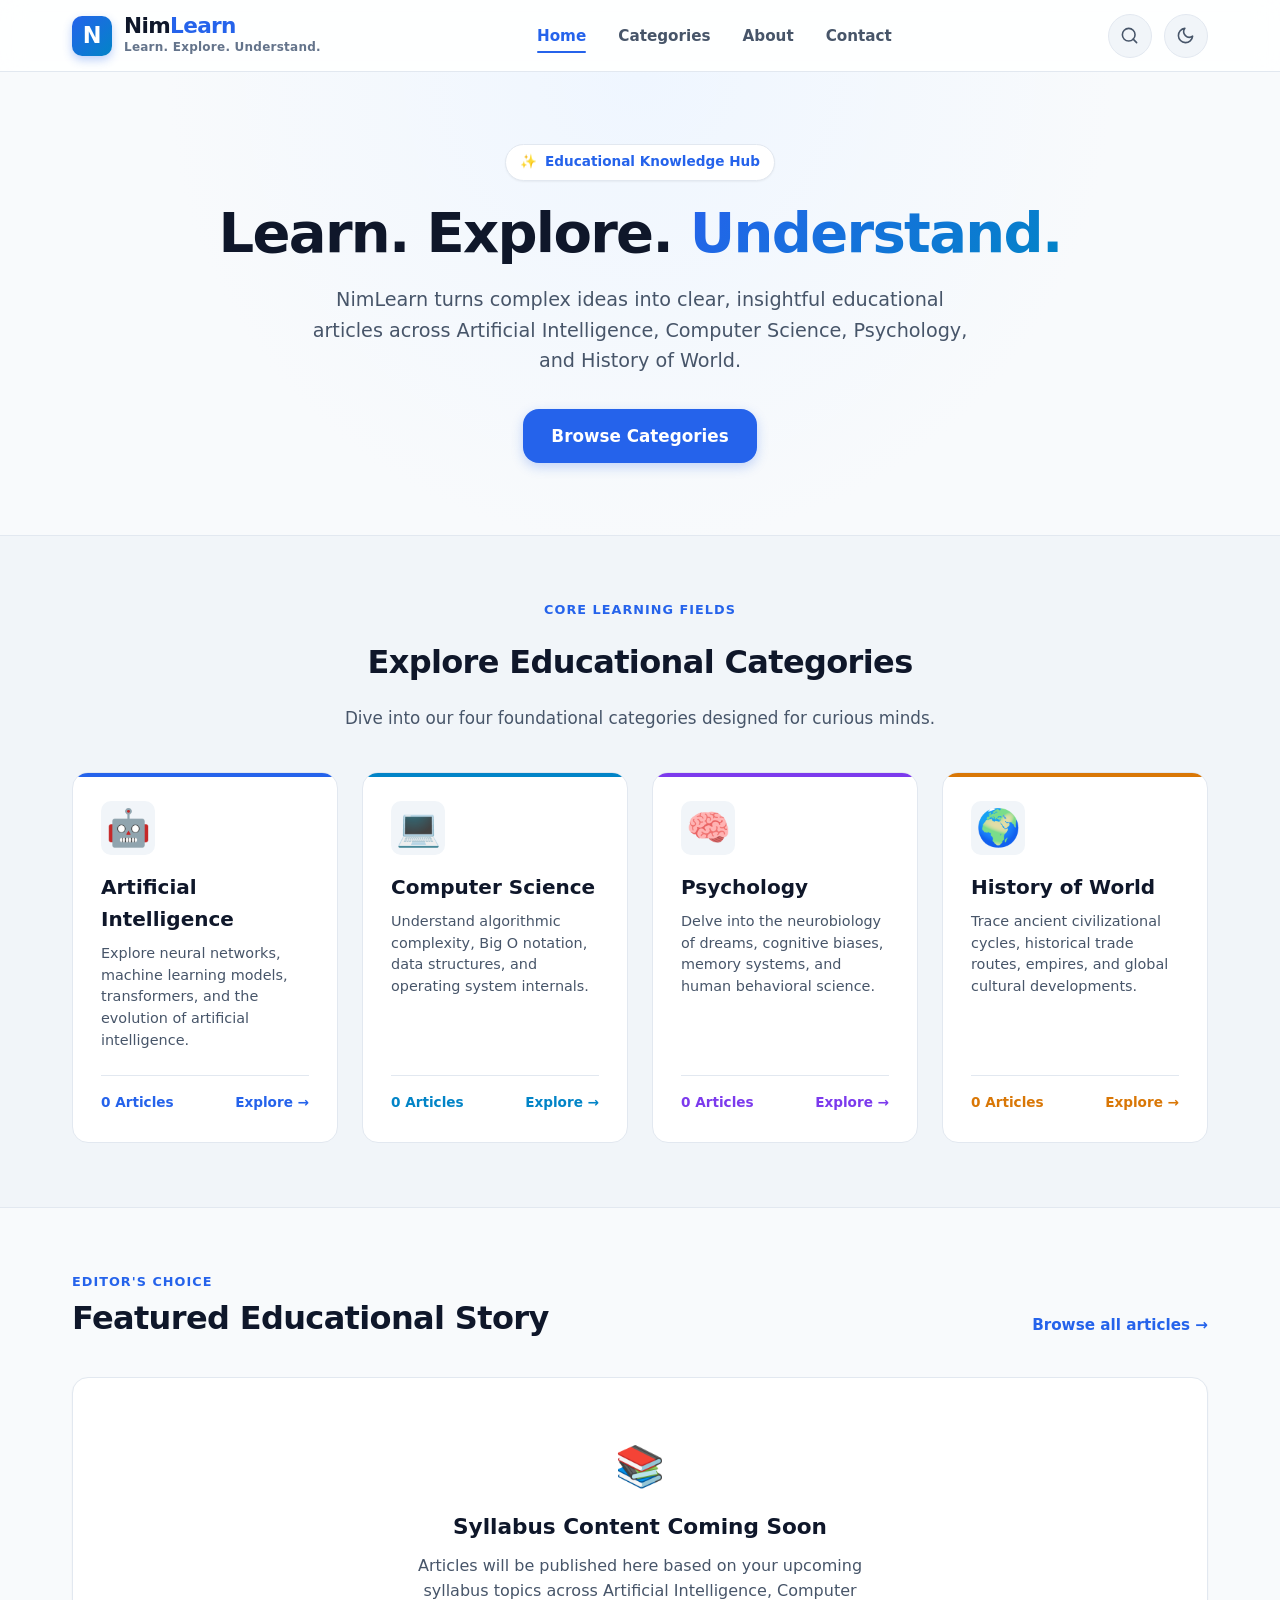
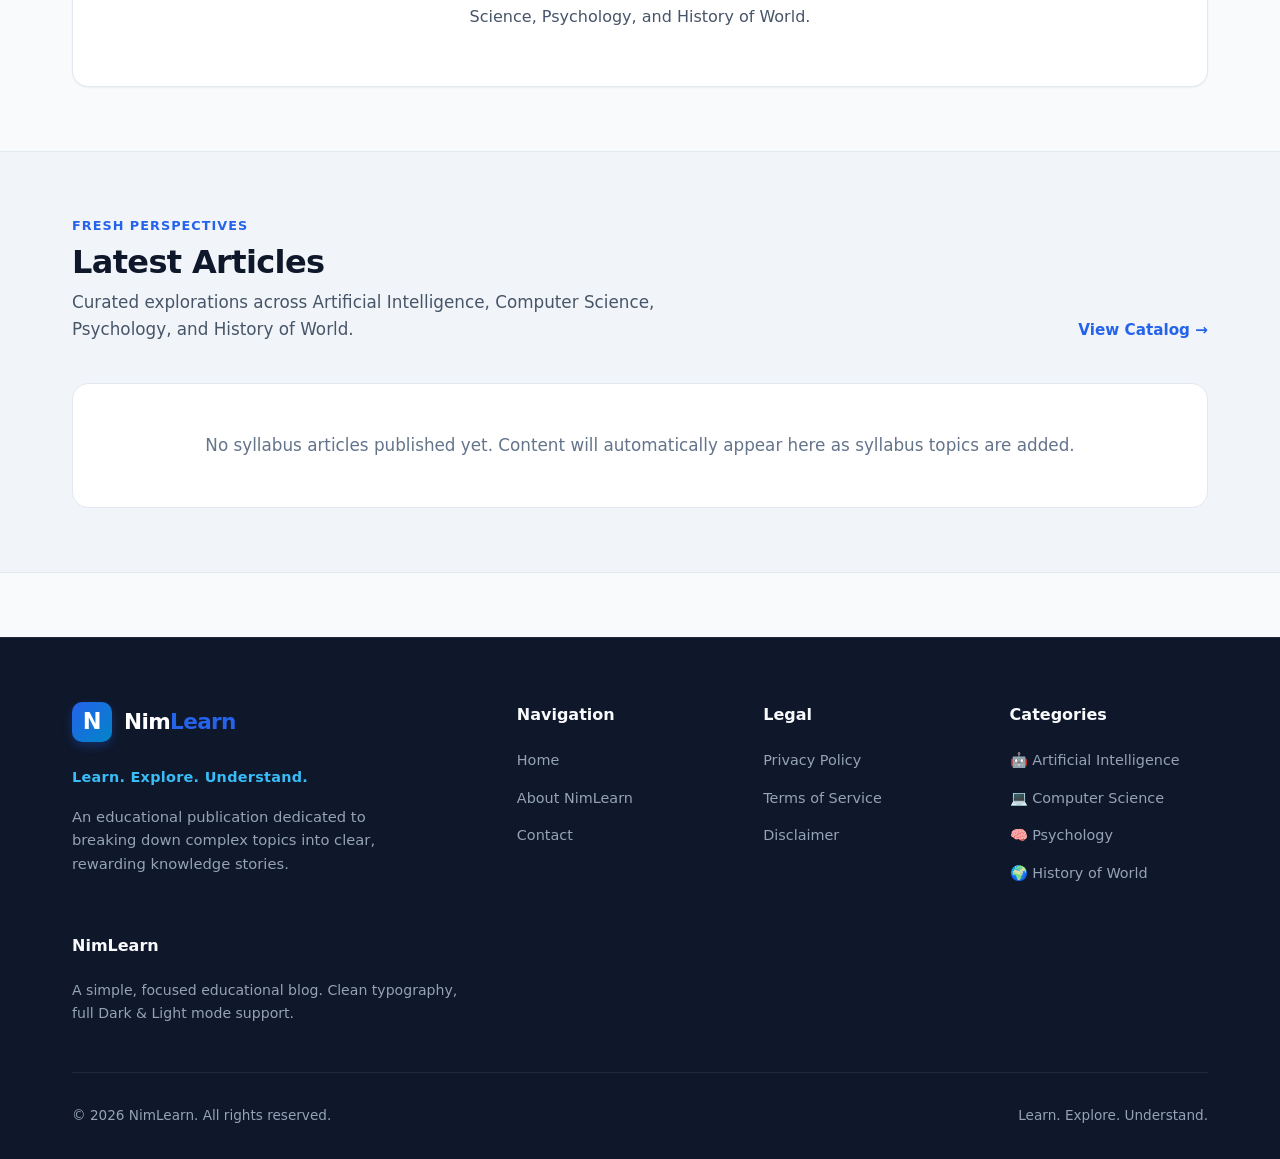
<file: index.html>
<!DOCTYPE html>
<html lang="en">
<head>
  <meta charset="UTF-8">
  <meta name="viewport" content="width=device-width, initial-scale=1.0">
  <title>NimLearn — Learn. Explore. Understand.</title>
  <meta name="description" content="NimLearn is an educational knowledge blog featuring articles across Artificial Intelligence, Computer Science, Psychology, and History of World.">
  
  <link rel="stylesheet" href="css/style.css">
  <link rel="stylesheet" href="css/responsive.css">
  
  <link rel="icon" href="data:image/svg+xml,<svg xmlns=%22http://www.w3.org/2000/svg%22 viewBox=%220 0 100 100%22><rect width=%22100%22 height=%22100%22 rx=%2220%22 fill=%22%232563eb%22/><text y=%2265%22 x=%2222%22 font-size=%2255%22 font-weight=%22bold%22 fill=%22%23ffffff%22>N</text></svg>">
</head>
<body>

  <!-- Sticky Header Navigation -->
  <header class="site-header">
    <div class="container nav-container">
      <a href="index.html" class="brand" aria-label="NimLearn Home">
        <div class="brand-icon">N</div>
        <div class="brand-text">
          <span class="brand-name">Nim<span>Learn</span></span>
          <span class="brand-tagline">Learn. Explore. Understand.</span>
        </div>
      </a>

      <nav aria-label="Main Navigation">
        <ul class="nav-links">
          <li><a href="index.html" class="nav-link active">Home</a></li>
          <li><a href="#categories" class="nav-link">Categories</a></li>
          <li><a href="about.html" class="nav-link">About</a></li>
          <li><a href="contact.html" class="nav-link">Contact</a></li>
        </ul>
      </nav>

      <div class="nav-actions">
        <button class="search-trigger-btn" aria-label="Search articles" title="Search articles (Ctrl+K)">
          <svg width="19" height="19" viewBox="0 0 24 24" fill="none" stroke="currentColor" stroke-width="2" stroke-linecap="round" stroke-linejoin="round">
            <circle cx="11" cy="11" r="8"></circle>
            <line x1="21" y1="21" x2="16.65" y2="16.65"></line>
          </svg>
        </button>

        <button class="theme-toggle-btn" aria-label="Toggle theme" title="Toggle theme">
          <!-- Populated by theme.js -->
        </button>

        <button class="mobile-menu-btn" aria-label="Open mobile menu" aria-expanded="false">
          <svg width="24" height="24" viewBox="0 0 24 24" fill="none" stroke="currentColor" stroke-width="2" stroke-linecap="round" stroke-linejoin="round">
            <line x1="3" y1="12" x2="21" y2="12"></line>
            <line x1="3" y1="6" x2="21" y2="6"></line>
            <line x1="3" y1="18" x2="21" y2="18"></line>
          </svg>
        </button>
      </div>
    </div>
  </header>

  <main>
    <!-- Hero Section -->
    <section class="hero">
      <div class="container hero-grid">
        <div class="hero-content">
          <div class="hero-tag">
            <span>✨</span> Educational Knowledge Hub
          </div>
          <h1 class="hero-title">
            Learn. Explore. <span>Understand.</span>
          </h1>
          <p class="hero-subtitle">
            NimLearn turns complex ideas into clear, insightful educational articles across Artificial Intelligence, Computer Science, Psychology, and History of World.
          </p>
          <div class="hero-buttons">
            <a href="#categories" class="btn btn-primary btn-lg">Browse Categories</a>
          </div>
        </div>
      </div>
    </section>

    <!-- Four Categories Grid Section -->
    <section class="section section-subtle" id="categories">
      <div class="container">
        <div class="section-header section-header-center">
          <div class="section-kicker">Core Learning Fields</div>
          <h2 class="section-title">Explore Educational Categories</h2>
          <p class="section-desc">Dive into our four foundational categories designed for curious minds.</p>
        </div>

        <div class="category-cards-grid" id="homepageCategoryCards"></div>
      </div>
    </section>

    <!-- Featured Knowledge Article Section -->
    <section class="section">
      <div class="container">
        <div class="section-header">
          <div>
            <div class="section-kicker">Editor's Choice</div>
            <h2 class="section-title">Featured Educational Story</h2>
          </div>
          <a href="blog.html" class="view-all-link">Browse all articles →</a>
        </div>

        <div id="homepageFeaturedHero"></div>
      </div>
    </section>

    <!-- Latest Articles Section -->
    <section class="section section-subtle">
      <div class="container">
        <div class="section-header">
          <div>
            <div class="section-kicker">Fresh Perspectives</div>
            <h2 class="section-title">Latest Articles</h2>
            <p class="section-desc">Curated explorations across Artificial Intelligence, Computer Science, Psychology, and History of World.</p>
          </div>
          <a href="blog.html" class="view-all-link">View Catalog →</a>
        </div>

        <div class="article-grid" id="homepageLatestGrid"></div>
      </div>
    </section>
  </main>

  <!-- Global Footer -->
  <footer class="site-footer">
    <div class="container">
      <div class="footer-grid">
        <div class="footer-brand">
          <a href="index.html" class="brand" style="margin-bottom: 0.5rem;">
            <div class="brand-icon">N</div>
            <div class="brand-text">
              <span class="brand-name" style="color: #ffffff;">Nim<span>Learn</span></span>
            </div>
          </a>
          <div class="footer-tagline">Learn. Explore. Understand.</div>
          <p class="footer-desc">
            An educational publication dedicated to breaking down complex topics into clear, rewarding knowledge stories.
          </p>
        </div>

        <div>
          <h4 class="footer-heading">Navigation</h4>
          <ul class="footer-links">
            <li><a href="index.html" class="footer-link">Home</a></li>
            <li><a href="about.html" class="footer-link">About NimLearn</a></li>
            <li><a href="contact.html" class="footer-link">Contact</a></li>
          </ul>
        </div>

        <div>
          <h4 class="footer-heading">Legal</h4>
          <ul class="footer-links">
            <li><a href="privacy-policy.html" class="footer-link">Privacy Policy</a></li>
            <li><a href="terms-of-service.html" class="footer-link">Terms of Service</a></li>
            <li><a href="disclaimer.html" class="footer-link">Disclaimer</a></li>
          </ul>
        </div>

        <div>
          <h4 class="footer-heading">Categories</h4>
          <ul class="footer-links">
            <li><a href="categories/artificial-intelligence.html" class="footer-link">🤖 Artificial Intelligence</a></li>
            <li><a href="categories/computer-science.html" class="footer-link">💻 Computer Science</a></li>
            <li><a href="categories/psychology.html" class="footer-link">🧠 Psychology</a></li>
            <li><a href="categories/history-of-world.html" class="footer-link">🌍 History of World</a></li>
          </ul>
        </div>

        <div>
          <h4 class="footer-heading">NimLearn</h4>
          <p style="font-size: 0.88rem; line-height: 1.6;">
            A simple, focused educational blog. Clean typography, full Dark & Light mode support.
          </p>
        </div>
      </div>

      <div class="footer-bottom">
        <div>© 2026 NimLearn. All rights reserved.</div>
        <div>Learn. Explore. Understand.</div>
      </div>
    </div>
  </footer>

  <!-- Scripts -->
  <script src="js/articles.js"></script>
  <script src="js/theme.js"></script>
  <script src="js/search.js"></script>
  <script src="js/main.js"></script>
</body>
</html>
</file>
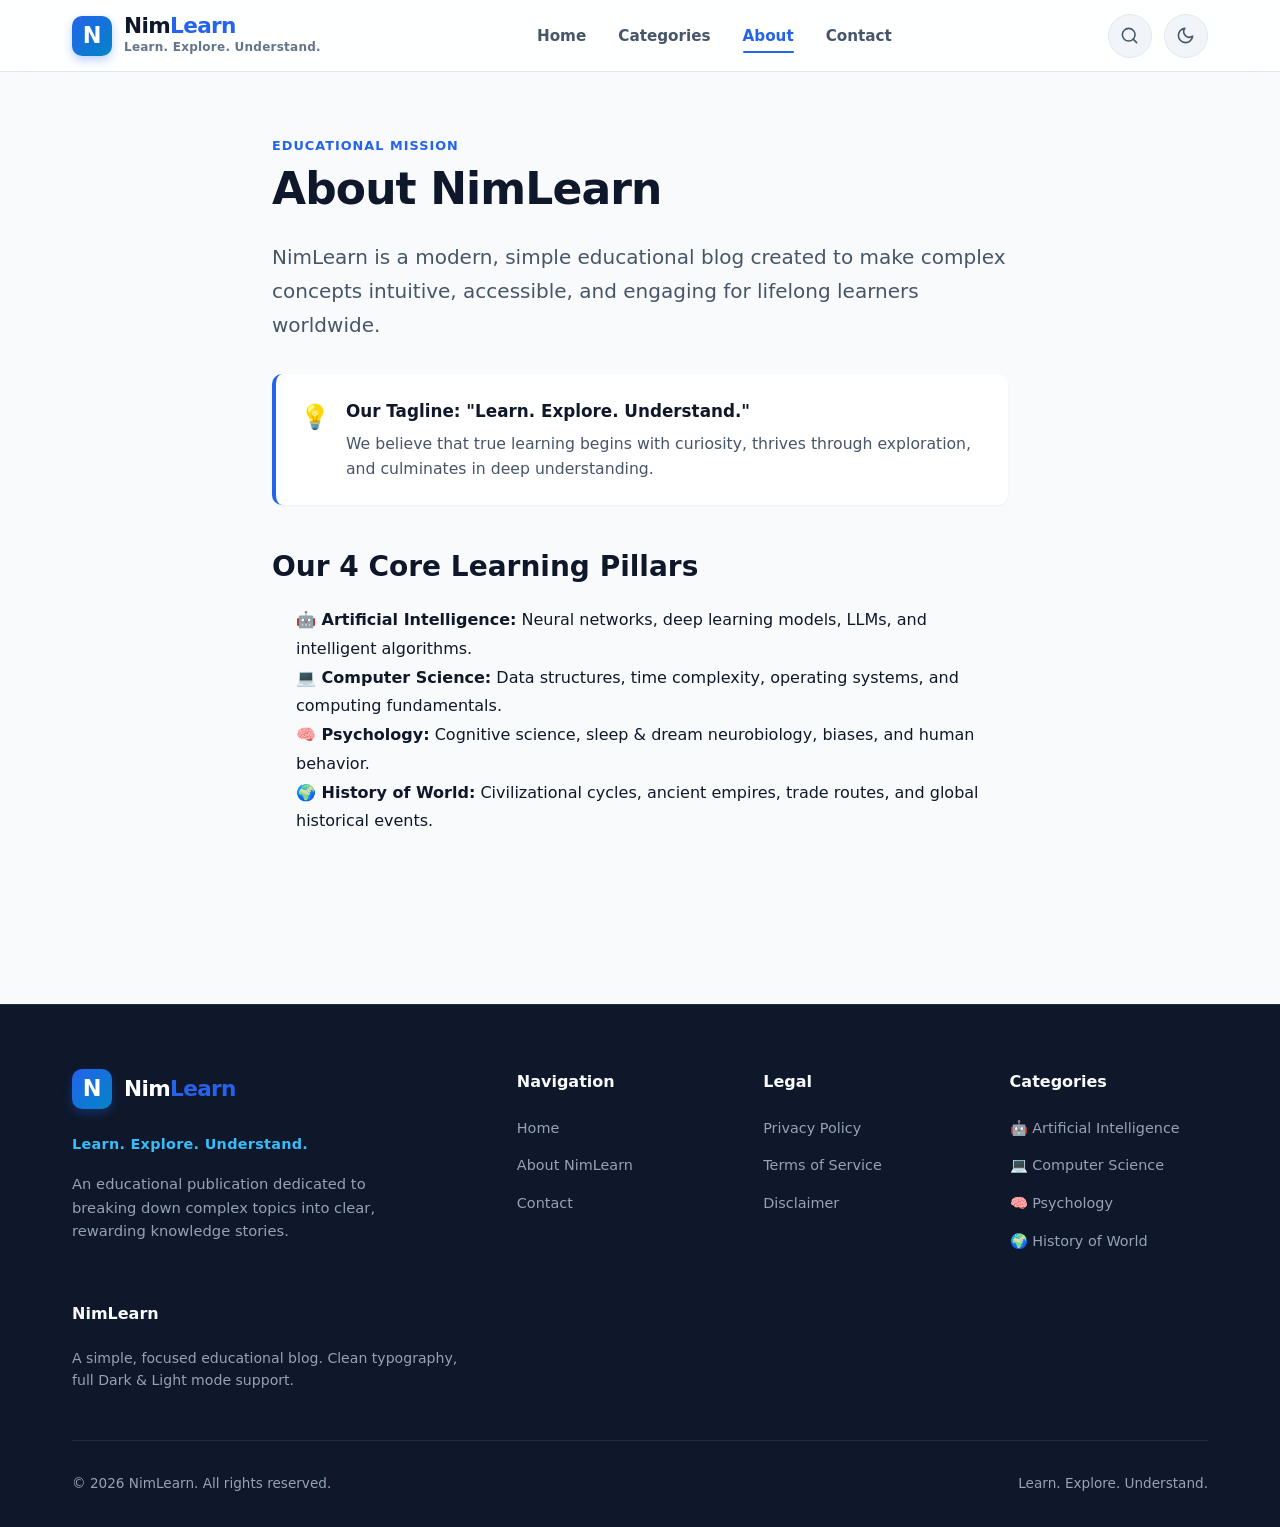
<file: about.html>
<!DOCTYPE html>
<html lang="en">
<head>
  <meta charset="UTF-8">
  <meta name="viewport" content="width=device-width, initial-scale=1.0">
  <title>About NimLearn — Learn. Explore. Understand.</title>
  <meta name="description" content="About NimLearn - A clean, focused educational blog devoted to Artificial Intelligence, Computer Science, Psychology, and History of World.">
  
  <link rel="stylesheet" href="css/style.css">
  <link rel="stylesheet" href="css/responsive.css">
  
  <link rel="icon" href="data:image/svg+xml,<svg xmlns=%22http://www.w3.org/2000/svg%22 viewBox=%220 0 100 100%22><rect width=%22100%22 height=%22100%22 rx=%2220%22 fill=%22%232563eb%22/><text y=%2265%22 x=%2222%22 font-size=%2255%22 font-weight=%22bold%22 fill=%22%23ffffff%22>N</text></svg>">
</head>
<body>

  <!-- Header -->
  <header class="site-header">
    <div class="container nav-container">
      <a href="index.html" class="brand" aria-label="NimLearn Home">
        <div class="brand-icon">N</div>
        <div class="brand-text">
          <span class="brand-name">Nim<span>Learn</span></span>
          <span class="brand-tagline">Learn. Explore. Understand.</span>
        </div>
      </a>

      <nav aria-label="Main Navigation">
        <ul class="nav-links">
          <li><a href="index.html" class="nav-link">Home</a></li>
          <li><a href="index.html#categories" class="nav-link">Categories</a></li>
          <li><a href="about.html" class="nav-link active">About</a></li>
          <li><a href="contact.html" class="nav-link">Contact</a></li>
        </ul>
      </nav>

      <div class="nav-actions">
        <button class="search-trigger-btn" aria-label="Search articles" title="Search articles (Ctrl+K)">
          <svg width="19" height="19" viewBox="0 0 24 24" fill="none" stroke="currentColor" stroke-width="2" stroke-linecap="round" stroke-linejoin="round">
            <circle cx="11" cy="11" r="8"></circle>
            <line x1="21" y1="21" x2="16.65" y2="16.65"></line>
          </svg>
        </button>

        <button class="theme-toggle-btn" aria-label="Toggle theme" title="Toggle theme">
          <!-- Populated by theme.js -->
        </button>

        <button class="mobile-menu-btn" aria-label="Open mobile menu">
          <svg width="24" height="24" viewBox="0 0 24 24" fill="none" stroke="currentColor" stroke-width="2" stroke-linecap="round" stroke-linejoin="round">
            <line x1="3" y1="12" x2="21" y2="12"></line>
            <line x1="3" y1="6" x2="21" y2="6"></line>
            <line x1="3" y1="18" x2="21" y2="18"></line>
          </svg>
        </button>
      </div>
    </div>
  </header>

  <main>
    <section class="section" style="max-width: 800px; margin: 0 auto;">
      <div class="container">
        <div class="section-kicker">Educational Mission</div>
        <h1 class="section-title" style="font-size: 2.75rem; margin-bottom: 1.5rem;">About NimLearn</h1>
        
        <p class="article-lead" style="margin-bottom: 2rem;">
          NimLearn is a modern, simple educational blog created to make complex concepts intuitive, accessible, and engaging for lifelong learners worldwide.
        </p>

        <div class="callout-box" style="margin-bottom: 2.5rem;">
          <div class="callout-icon">💡</div>
          <div class="callout-content">
            <h4>Our Tagline: "Learn. Explore. Understand."</h4>
            <p>We believe that true learning begins with curiosity, thrives through exploration, and culminates in deep understanding.</p>
          </div>
        </div>

        <h2 style="font-size: 1.75rem; font-weight: 800; margin-bottom: 1rem;">Our 4 Core Learning Pillars</h2>
        <ul style="margin-left: 1.5rem; margin-bottom: 2.5rem; line-height: 1.8;">
          <li><strong>🤖 Artificial Intelligence:</strong> Neural networks, deep learning models, LLMs, and intelligent algorithms.</li>
          <li><strong>💻 Computer Science:</strong> Data structures, time complexity, operating systems, and computing fundamentals.</li>
          <li><strong>🧠 Psychology:</strong> Cognitive science, sleep & dream neurobiology, biases, and human behavior.</li>
          <li><strong>🌍 History of World:</strong> Civilizational cycles, ancient empires, trade routes, and global historical events.</li>
        </ul>
      </div>
    </section>
  </main>

  <!-- Footer -->
  <footer class="site-footer">
    <div class="container">
      <div class="footer-grid">
        <div class="footer-brand">
          <a href="index.html" class="brand" style="margin-bottom: 0.5rem;">
            <div class="brand-icon">N</div>
            <div class="brand-text">
              <span class="brand-name" style="color: #ffffff;">Nim<span>Learn</span></span>
            </div>
          </a>
          <div class="footer-tagline">Learn. Explore. Understand.</div>
          <p class="footer-desc">
            An educational publication dedicated to breaking down complex topics into clear, rewarding knowledge stories.
          </p>
        </div>

        <div>
          <h4 class="footer-heading">Navigation</h4>
          <ul class="footer-links">
            <li><a href="index.html" class="footer-link">Home</a></li>
            <li><a href="about.html" class="footer-link">About NimLearn</a></li>
            <li><a href="contact.html" class="footer-link">Contact</a></li>
          </ul>
        </div>

        <div>
          <h4 class="footer-heading">Legal</h4>
          <ul class="footer-links">
            <li><a href="privacy-policy.html" class="footer-link">Privacy Policy</a></li>
            <li><a href="terms-of-service.html" class="footer-link">Terms of Service</a></li>
            <li><a href="disclaimer.html" class="footer-link">Disclaimer</a></li>
          </ul>
        </div>

        <div>
          <h4 class="footer-heading">Categories</h4>
          <ul class="footer-links">
            <li><a href="categories/artificial-intelligence.html" class="footer-link">🤖 Artificial Intelligence</a></li>
            <li><a href="categories/computer-science.html" class="footer-link">💻 Computer Science</a></li>
            <li><a href="categories/psychology.html" class="footer-link">🧠 Psychology</a></li>
            <li><a href="categories/history-of-world.html" class="footer-link">🌍 History of World</a></li>
          </ul>
        </div>

        <div>
          <h4 class="footer-heading">NimLearn</h4>
          <p style="font-size: 0.88rem; line-height: 1.6;">
            A simple, focused educational blog. Clean typography, full Dark & Light mode support.
          </p>
        </div>
      </div>

      <div class="footer-bottom">
        <div>© 2026 NimLearn. All rights reserved.</div>
        <div>Learn. Explore. Understand.</div>
      </div>
    </div>
  </footer>

  <!-- Scripts -->
  <script src="js/articles.js"></script>
  <script src="js/theme.js"></script>
  <script src="js/search.js"></script>
  <script src="js/main.js"></script>
</body>
</html>
</file>
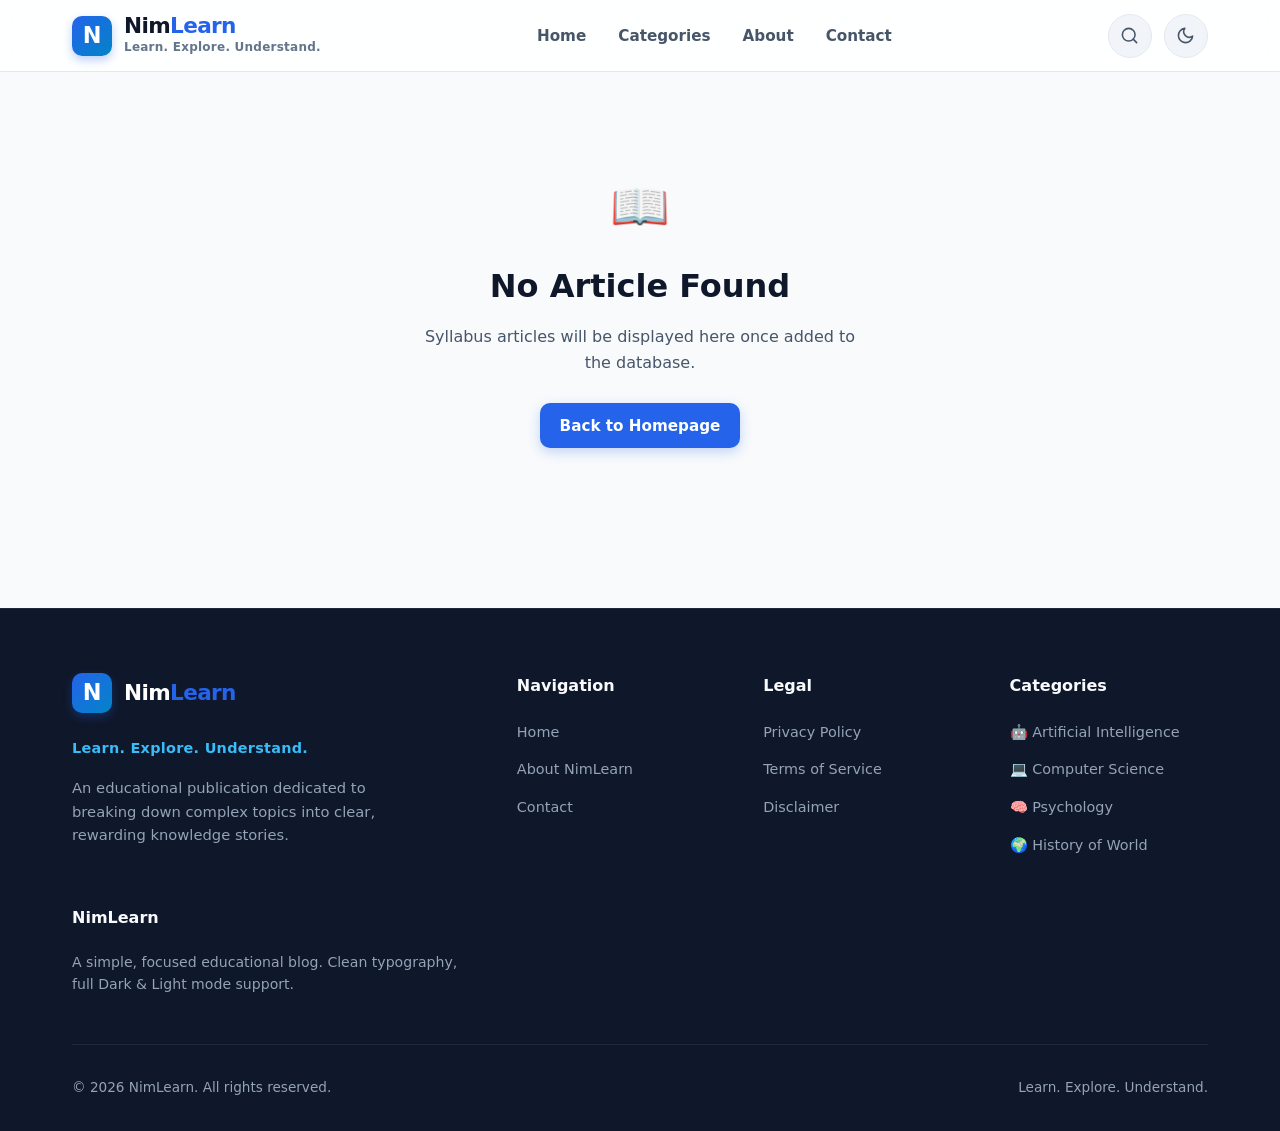
<file: article.html>
<!DOCTYPE html>
<html lang="en">
<head>
  <meta charset="UTF-8">
  <meta name="viewport" content="width=device-width, initial-scale=1.0">
  <title>Article Reader — NimLearn</title>
  <meta name="description" content="Read educational articles on Artificial Intelligence, Computer Science, Psychology, and History of World on NimLearn.">
  
  <link rel="stylesheet" href="css/style.css">
  <link rel="stylesheet" href="css/responsive.css">
  
  <link rel="icon" href="data:image/svg+xml,<svg xmlns=%22http://www.w3.org/2000/svg%22 viewBox=%220 0 100 100%22><rect width=%22100%22 height=%22100%22 rx=%2220%22 fill=%22%232563eb%22/><text y=%2265%22 x=%2222%22 font-size=%2255%22 font-weight=%22bold%22 fill=%22%23ffffff%22>N</text></svg>">
</head>
<body>

  <!-- Header -->
  <header class="site-header">
    <div class="container nav-container">
      <a href="index.html" class="brand" aria-label="NimLearn Home">
        <div class="brand-icon">N</div>
        <div class="brand-text">
          <span class="brand-name">Nim<span>Learn</span></span>
          <span class="brand-tagline">Learn. Explore. Understand.</span>
        </div>
      </a>

      <nav aria-label="Main Navigation">
        <ul class="nav-links">
          <li><a href="index.html" class="nav-link">Home</a></li>
          <li><a href="index.html#categories" class="nav-link">Categories</a></li>
          <li><a href="about.html" class="nav-link">About</a></li>
          <li><a href="contact.html" class="nav-link">Contact</a></li>
        </ul>
      </nav>

      <div class="nav-actions">
        <button class="search-trigger-btn" aria-label="Search articles" title="Search articles (Ctrl+K)">
          <svg width="19" height="19" viewBox="0 0 24 24" fill="none" stroke="currentColor" stroke-width="2" stroke-linecap="round" stroke-linejoin="round">
            <circle cx="11" cy="11" r="8"></circle>
            <line x1="21" y1="21" x2="16.65" y2="16.65"></line>
          </svg>
        </button>

        <button class="theme-toggle-btn" aria-label="Toggle theme" title="Toggle theme">
          <!-- Populated by theme.js -->
        </button>

        <button class="mobile-menu-btn" aria-label="Open mobile menu">
          <svg width="24" height="24" viewBox="0 0 24 24" fill="none" stroke="currentColor" stroke-width="2" stroke-linecap="round" stroke-linejoin="round">
            <line x1="3" y1="12" x2="21" y2="12"></line>
            <line x1="3" y1="6" x2="21" y2="6"></line>
            <line x1="3" y1="18" x2="21" y2="18"></line>
          </svg>
        </button>
      </div>
    </div>
  </header>

  <main id="articleReaderRoot">
    <!-- Populated dynamically by main.js -->
  </main>

  <!-- Footer -->
  <footer class="site-footer">
    <div class="container">
      <div class="footer-grid">
        <div class="footer-brand">
          <a href="index.html" class="brand" style="margin-bottom: 0.5rem;">
            <div class="brand-icon">N</div>
            <div class="brand-text">
              <span class="brand-name" style="color: #ffffff;">Nim<span>Learn</span></span>
            </div>
          </a>
          <div class="footer-tagline">Learn. Explore. Understand.</div>
          <p class="footer-desc">
            An educational publication dedicated to breaking down complex topics into clear, rewarding knowledge stories.
          </p>
        </div>

        <div>
          <h4 class="footer-heading">Navigation</h4>
          <ul class="footer-links">
            <li><a href="index.html" class="footer-link">Home</a></li>
            <li><a href="about.html" class="footer-link">About NimLearn</a></li>
            <li><a href="contact.html" class="footer-link">Contact</a></li>
          </ul>
        </div>

        <div>
          <h4 class="footer-heading">Legal</h4>
          <ul class="footer-links">
            <li><a href="privacy-policy.html" class="footer-link">Privacy Policy</a></li>
            <li><a href="terms-of-service.html" class="footer-link">Terms of Service</a></li>
            <li><a href="disclaimer.html" class="footer-link">Disclaimer</a></li>
          </ul>
        </div>

        <div>
          <h4 class="footer-heading">Categories</h4>
          <ul class="footer-links">
            <li><a href="categories/artificial-intelligence.html" class="footer-link">🤖 Artificial Intelligence</a></li>
            <li><a href="categories/computer-science.html" class="footer-link">💻 Computer Science</a></li>
            <li><a href="categories/psychology.html" class="footer-link">🧠 Psychology</a></li>
            <li><a href="categories/history-of-world.html" class="footer-link">🌍 History of World</a></li>
          </ul>
        </div>

        <div>
          <h4 class="footer-heading">NimLearn</h4>
          <p style="font-size: 0.88rem; line-height: 1.6;">
            A simple, focused educational blog. Clean typography, full Dark & Light mode support.
          </p>
        </div>
      </div>

      <div class="footer-bottom">
        <div>© 2026 NimLearn. All rights reserved.</div>
        <div>Learn. Explore. Understand.</div>
      </div>
    </div>
  </footer>

  <!-- Scripts -->
  <script src="js/articles.js"></script>
  <script src="js/theme.js"></script>
  <script src="js/search.js"></script>
  <script src="js/main.js"></script>
</body>
</html>
</file>
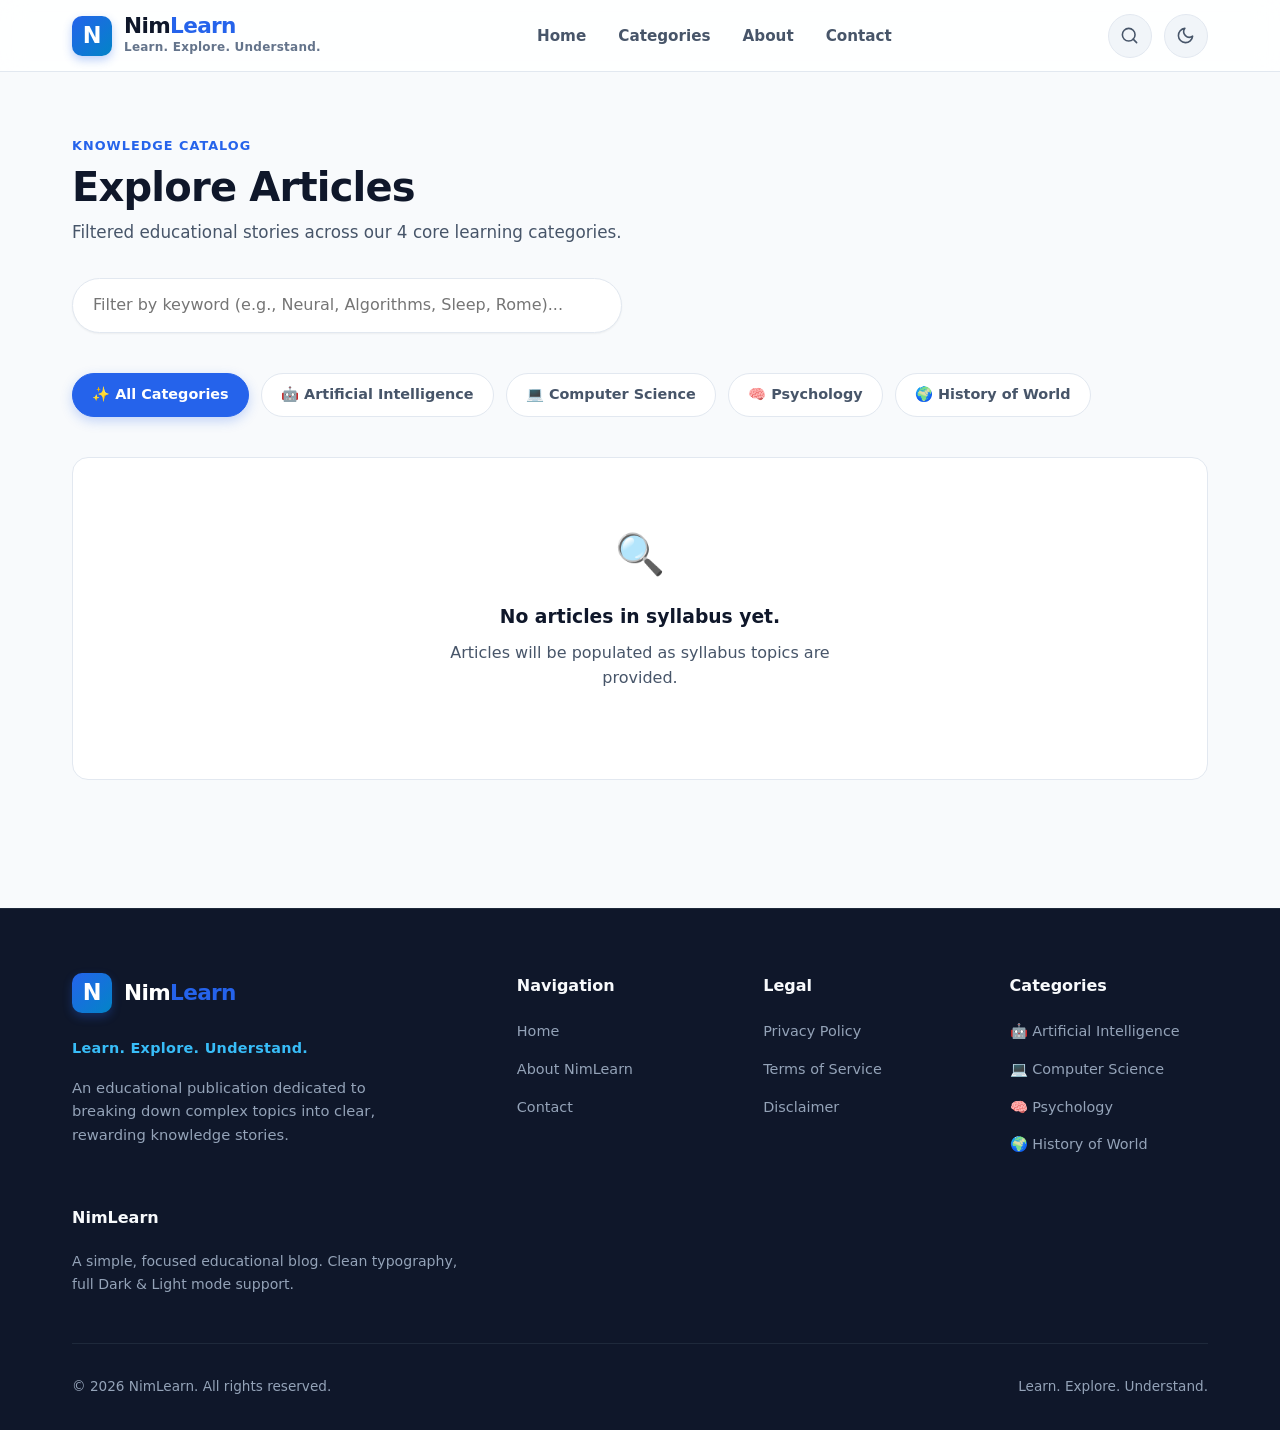
<file: blog.html>
<!DOCTYPE html>
<html lang="en">
<head>
  <meta charset="UTF-8">
  <meta name="viewport" content="width=device-width, initial-scale=1.0">
  <title>Articles Catalog — NimLearn</title>
  <meta name="description" content="Browse our collection of educational articles across Artificial Intelligence, Computer Science, Psychology, and History of World.">
  
  <link rel="stylesheet" href="css/style.css">
  <link rel="stylesheet" href="css/responsive.css">
  
  <link rel="icon" href="data:image/svg+xml,<svg xmlns=%22http://www.w3.org/2000/svg%22 viewBox=%220 0 100 100%22><rect width=%22100%22 height=%22100%22 rx=%2220%22 fill=%22%232563eb%22/><text y=%2265%22 x=%2222%22 font-size=%2255%22 font-weight=%22bold%22 fill=%22%23ffffff%22>N</text></svg>">
</head>
<body>

  <!-- Header -->
  <header class="site-header">
    <div class="container nav-container">
      <a href="index.html" class="brand" aria-label="NimLearn Home">
        <div class="brand-icon">N</div>
        <div class="brand-text">
          <span class="brand-name">Nim<span>Learn</span></span>
          <span class="brand-tagline">Learn. Explore. Understand.</span>
        </div>
      </a>

      <nav aria-label="Main Navigation">
        <ul class="nav-links">
          <li><a href="index.html" class="nav-link">Home</a></li>
          <li><a href="index.html#categories" class="nav-link">Categories</a></li>
          <li><a href="about.html" class="nav-link">About</a></li>
          <li><a href="contact.html" class="nav-link">Contact</a></li>
        </ul>
      </nav>

      <div class="nav-actions">
        <button class="search-trigger-btn" aria-label="Search articles" title="Search articles (Ctrl+K)">
          <svg width="19" height="19" viewBox="0 0 24 24" fill="none" stroke="currentColor" stroke-width="2" stroke-linecap="round" stroke-linejoin="round">
            <circle cx="11" cy="11" r="8"></circle>
            <line x1="21" y1="21" x2="16.65" y2="16.65"></line>
          </svg>
        </button>

        <button class="theme-toggle-btn" aria-label="Toggle theme" title="Toggle theme">
          <!-- Populated by theme.js -->
        </button>

        <button class="mobile-menu-btn" aria-label="Open mobile menu">
          <svg width="24" height="24" viewBox="0 0 24 24" fill="none" stroke="currentColor" stroke-width="2" stroke-linecap="round" stroke-linejoin="round">
            <line x1="3" y1="12" x2="21" y2="12"></line>
            <line x1="3" y1="6" x2="21" y2="6"></line>
            <line x1="3" y1="18" x2="21" y2="18"></line>
          </svg>
        </button>
      </div>
    </div>
  </header>

  <main>
    <section class="section" style="padding-bottom: 1.5rem;">
      <div class="container">
        <div class="section-kicker">Knowledge Catalog</div>
        <h1 class="section-title" style="font-size: 2.5rem; margin-bottom: 0.5rem;">Explore Articles</h1>
        <p class="section-desc">Filtered educational stories across our 4 core learning categories.</p>

        <!-- Search Bar -->
        <div style="max-width: 550px; margin-top: 2rem; position: relative;">
          <input 
            type="text" 
            id="blogSearchInput" 
            placeholder="Filter by keyword (e.g., Neural, Algorithms, Sleep, Rome)..." 
            style="width: 100%; padding: 0.85rem 1.25rem; border-radius: var(--radius-full); border: 1px solid var(--border-color); background: var(--bg-surface); color: var(--text-primary); outline: none; box-shadow: var(--shadow-sm);"
          >
        </div>
      </div>
    </section>

    <!-- Filter Pills & Articles Grid -->
    <section class="section" style="padding-top: 1rem;">
      <div class="container">
        <div style="margin-bottom: 2.5rem;">
          <div class="category-pill-list" id="blogFilterPills" style="justify-content: flex-start;">
            <button class="category-pill active" data-category="all">✨ All Categories</button>
            <button class="category-pill" data-category="artificial-intelligence">🤖 Artificial Intelligence</button>
            <button class="category-pill" data-category="computer-science">💻 Computer Science</button>
            <button class="category-pill" data-category="psychology">🧠 Psychology</button>
            <button class="category-pill" data-category="history-of-world">🌍 History of World</button>
          </div>
        </div>

        <div class="article-grid" id="blogArticlesGrid"></div>
      </div>
    </section>
  </main>

  <!-- Footer -->
  <footer class="site-footer">
    <div class="container">
      <div class="footer-grid">
        <div class="footer-brand">
          <a href="index.html" class="brand" style="margin-bottom: 0.5rem;">
            <div class="brand-icon">N</div>
            <div class="brand-text">
              <span class="brand-name" style="color: #ffffff;">Nim<span>Learn</span></span>
            </div>
          </a>
          <div class="footer-tagline">Learn. Explore. Understand.</div>
          <p class="footer-desc">
            An educational publication dedicated to breaking down complex topics into clear, rewarding knowledge stories.
          </p>
        </div>

        <div>
          <h4 class="footer-heading">Navigation</h4>
          <ul class="footer-links">
            <li><a href="index.html" class="footer-link">Home</a></li>
            <li><a href="about.html" class="footer-link">About NimLearn</a></li>
            <li><a href="contact.html" class="footer-link">Contact</a></li>
          </ul>
        </div>

        <div>
          <h4 class="footer-heading">Legal</h4>
          <ul class="footer-links">
            <li><a href="privacy-policy.html" class="footer-link">Privacy Policy</a></li>
            <li><a href="terms-of-service.html" class="footer-link">Terms of Service</a></li>
            <li><a href="disclaimer.html" class="footer-link">Disclaimer</a></li>
          </ul>
        </div>

        <div>
          <h4 class="footer-heading">Categories</h4>
          <ul class="footer-links">
            <li><a href="categories/artificial-intelligence.html" class="footer-link">🤖 Artificial Intelligence</a></li>
            <li><a href="categories/computer-science.html" class="footer-link">💻 Computer Science</a></li>
            <li><a href="categories/psychology.html" class="footer-link">🧠 Psychology</a></li>
            <li><a href="categories/history-of-world.html" class="footer-link">🌍 History of World</a></li>
          </ul>
        </div>

        <div>
          <h4 class="footer-heading">NimLearn</h4>
          <p style="font-size: 0.88rem; line-height: 1.6;">
            A simple, focused educational blog. Clean typography, full Dark & Light mode support.
          </p>
        </div>
      </div>

      <div class="footer-bottom">
        <div>© 2026 NimLearn. All rights reserved.</div>
        <div>Learn. Explore. Understand.</div>
      </div>
    </div>
  </footer>

  <!-- Scripts -->
  <script src="js/articles.js"></script>
  <script src="js/theme.js"></script>
  <script src="js/search.js"></script>
  <script src="js/main.js"></script>
</body>
</html>
</file>
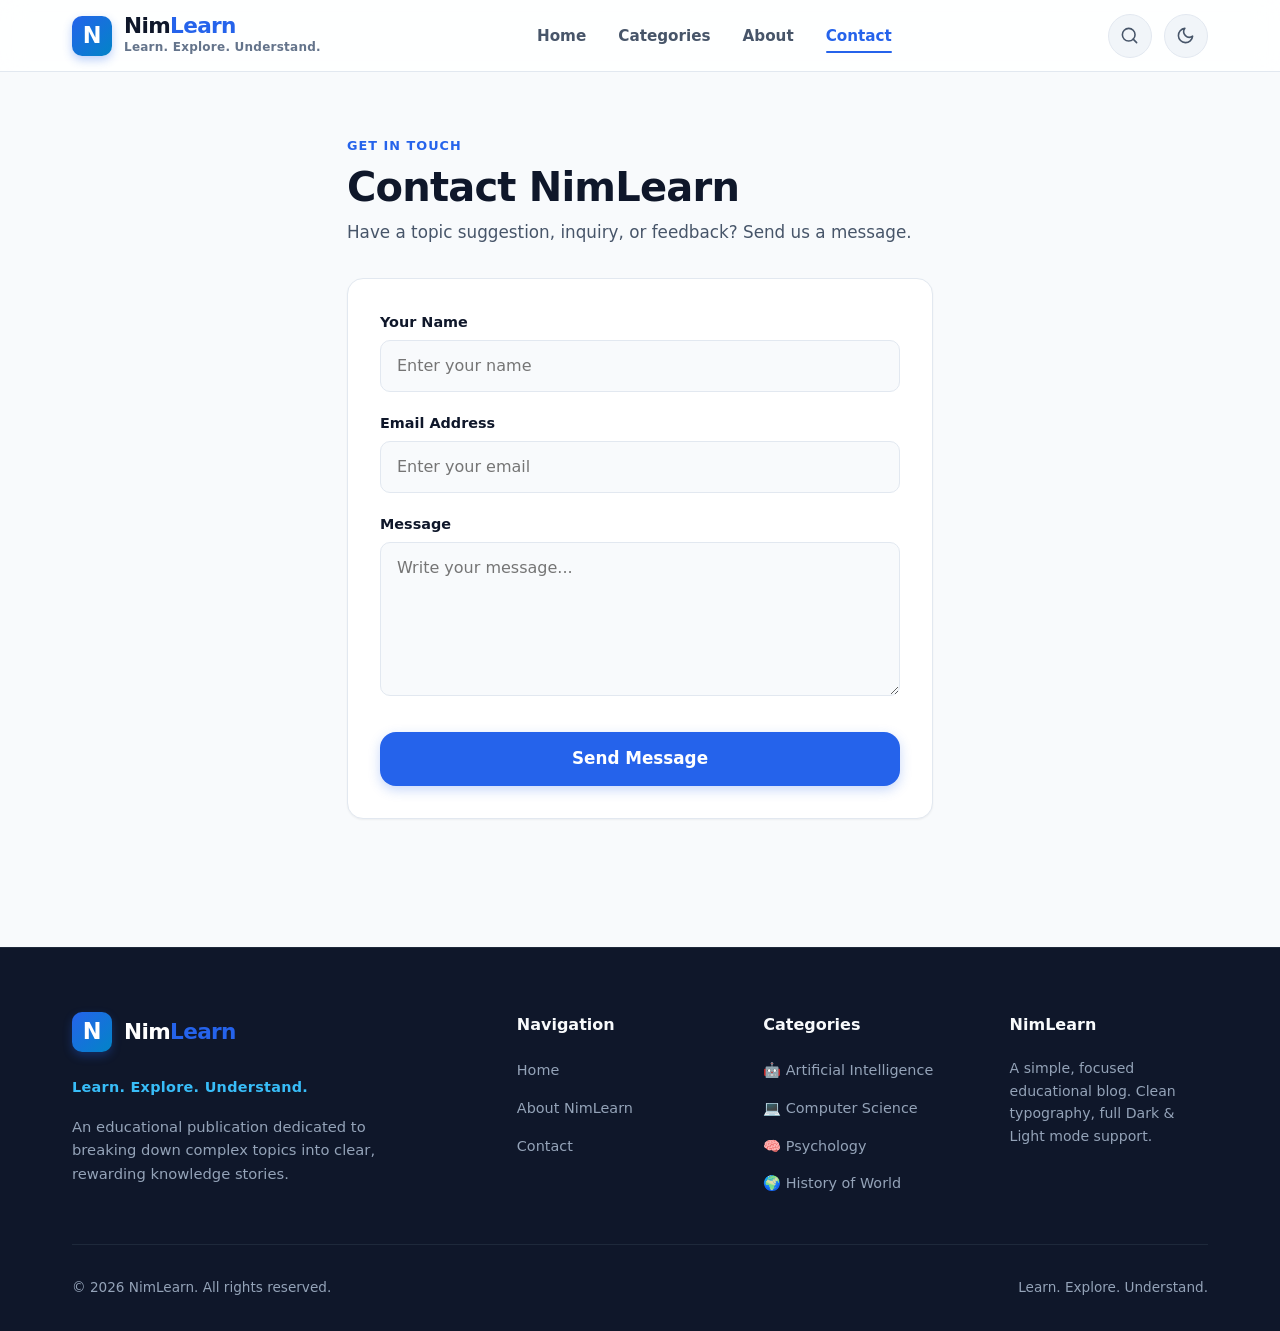
<file: contact.html>
<!DOCTYPE html>
<html lang="en">
<head>
  <meta charset="UTF-8">
  <meta name="viewport" content="width=device-width, initial-scale=1.0">
  <title>Contact Us — NimLearn</title>
  <meta name="description" content="Contact the NimLearn editorial team for questions, feedback, or suggestions.">
  
  <link rel="stylesheet" href="css/style.css">
  <link rel="stylesheet" href="css/responsive.css">
  
  <link rel="icon" href="data:image/svg+xml,<svg xmlns=%22http://www.w3.org/2000/svg%22 viewBox=%220 0 100 100%22><rect width=%22100%22 height=%22100%22 rx=%2220%22 fill=%22%232563eb%22/><text y=%2265%22 x=%2222%22 font-size=%2255%22 font-weight=%22bold%22 fill=%22%23ffffff%22>N</text></svg>">
</head>
<body>

  <!-- Header -->
  <header class="site-header">
    <div class="container nav-container">
      <a href="index.html" class="brand" aria-label="NimLearn Home">
        <div class="brand-icon">N</div>
        <div class="brand-text">
          <span class="brand-name">Nim<span>Learn</span></span>
          <span class="brand-tagline">Learn. Explore. Understand.</span>
        </div>
      </a>

      <nav aria-label="Main Navigation">
        <ul class="nav-links">
          <li><a href="index.html" class="nav-link">Home</a></li>
          <li><a href="index.html#categories" class="nav-link">Categories</a></li>
          <li><a href="about.html" class="nav-link">About</a></li>
          <li><a href="contact.html" class="nav-link active">Contact</a></li>
        </ul>
      </nav>

      <div class="nav-actions">
        <button class="search-trigger-btn" aria-label="Search articles" title="Search articles (Ctrl+K)">
          <svg width="19" height="19" viewBox="0 0 24 24" fill="none" stroke="currentColor" stroke-width="2" stroke-linecap="round" stroke-linejoin="round">
            <circle cx="11" cy="11" r="8"></circle>
            <line x1="21" y1="21" x2="16.65" y2="16.65"></line>
          </svg>
        </button>

        <button class="theme-toggle-btn" aria-label="Toggle theme" title="Toggle theme">
          <!-- Populated by theme.js -->
        </button>

        <button class="mobile-menu-btn" aria-label="Open mobile menu">
          <svg width="24" height="24" viewBox="0 0 24 24" fill="none" stroke="currentColor" stroke-width="2" stroke-linecap="round" stroke-linejoin="round">
            <line x1="3" y1="12" x2="21" y2="12"></line>
            <line x1="3" y1="6" x2="21" y2="6"></line>
            <line x1="3" y1="18" x2="21" y2="18"></line>
          </svg>
        </button>
      </div>
    </div>
  </header>

  <main>
    <section class="section" style="max-width: 650px; margin: 0 auto;">
      <div class="container">
        <div class="section-kicker">Get in Touch</div>
        <h1 class="section-title" style="font-size: 2.5rem; margin-bottom: 0.5rem;">Contact NimLearn</h1>
        <p class="section-desc" style="margin-bottom: 2rem;">Have a topic suggestion, inquiry, or feedback? Send us a message.</p>

        <form id="contactForm" style="display: flex; flex-direction: column; gap: 1.25rem; background: var(--bg-surface); padding: 2rem; border-radius: var(--radius-lg); border: 1px solid var(--border-color); box-shadow: var(--shadow-sm);">
          <div>
            <label style="display: block; font-weight: 700; font-size: 0.9rem; margin-bottom: 0.4rem;">Your Name</label>
            <input type="text" required placeholder="Enter your name" style="width: 100%; padding: 0.75rem 1rem; border-radius: var(--radius-md); border: 1px solid var(--border-color); background: var(--bg-primary); color: var(--text-primary); outline: none;">
          </div>
          <div>
            <label style="display: block; font-weight: 700; font-size: 0.9rem; margin-bottom: 0.4rem;">Email Address</label>
            <input type="email" required placeholder="Enter your email" style="width: 100%; padding: 0.75rem 1rem; border-radius: var(--radius-md); border: 1px solid var(--border-color); background: var(--bg-primary); color: var(--text-primary); outline: none;">
          </div>
          <div>
            <label style="display: block; font-weight: 700; font-size: 0.9rem; margin-bottom: 0.4rem;">Message</label>
            <textarea rows="5" required placeholder="Write your message..." style="width: 100%; padding: 0.75rem 1rem; border-radius: var(--radius-md); border: 1px solid var(--border-color); background: var(--bg-primary); color: var(--text-primary); outline: none;"></textarea>
          </div>
          <button type="submit" class="btn btn-primary btn-lg" style="margin-top: 0.5rem;">Send Message</button>
        </form>
      </div>
    </section>
  </main>

  <!-- Footer -->
  <footer class="site-footer">
    <div class="container">
      <div class="footer-grid">
        <div class="footer-brand">
          <a href="index.html" class="brand" style="margin-bottom: 0.5rem;">
            <div class="brand-icon">N</div>
            <div class="brand-text">
              <span class="brand-name" style="color: #ffffff;">Nim<span>Learn</span></span>
            </div>
          </a>
          <div class="footer-tagline">Learn. Explore. Understand.</div>
          <p class="footer-desc">
            An educational publication dedicated to breaking down complex topics into clear, rewarding knowledge stories.
          </p>
        </div>

        <div>
          <h4 class="footer-heading">Navigation</h4>
          <ul class="footer-links">
            <li><a href="index.html" class="footer-link">Home</a></li>
            <li><a href="about.html" class="footer-link">About NimLearn</a></li>
            <li><a href="contact.html" class="footer-link">Contact</a></li>
          </ul>
        </div>

        <div>
          <h4 class="footer-heading">Categories</h4>
          <ul class="footer-links">
            <li><a href="categories/artificial-intelligence.html" class="footer-link">🤖 Artificial Intelligence</a></li>
            <li><a href="categories/computer-science.html" class="footer-link">💻 Computer Science</a></li>
            <li><a href="categories/psychology.html" class="footer-link">🧠 Psychology</a></li>
            <li><a href="categories/history-of-world.html" class="footer-link">🌍 History of World</a></li>
          </ul>
        </div>

        <div>
          <h4 class="footer-heading">NimLearn</h4>
          <p style="font-size: 0.88rem; line-height: 1.6;">
            A simple, focused educational blog. Clean typography, full Dark & Light mode support.
          </p>
        </div>
      </div>

      <div class="footer-bottom">
        <div>© 2026 NimLearn. All rights reserved.</div>
        <div>Learn. Explore. Understand.</div>
      </div>
    </div>
  </footer>

  <!-- Scripts -->
  <script src="js/articles.js"></script>
  <script src="js/theme.js"></script>
  <script src="js/search.js"></script>
  <script src="js/main.js"></script>
  <script>
    document.getElementById("contactForm").addEventListener("submit", function(e) {
      e.preventDefault();
      window.NimLearnUI.showToast("Thank you! Your message has been sent.", "success");
      this.reset();
    });
  </script>
</body>
</html>
</file>
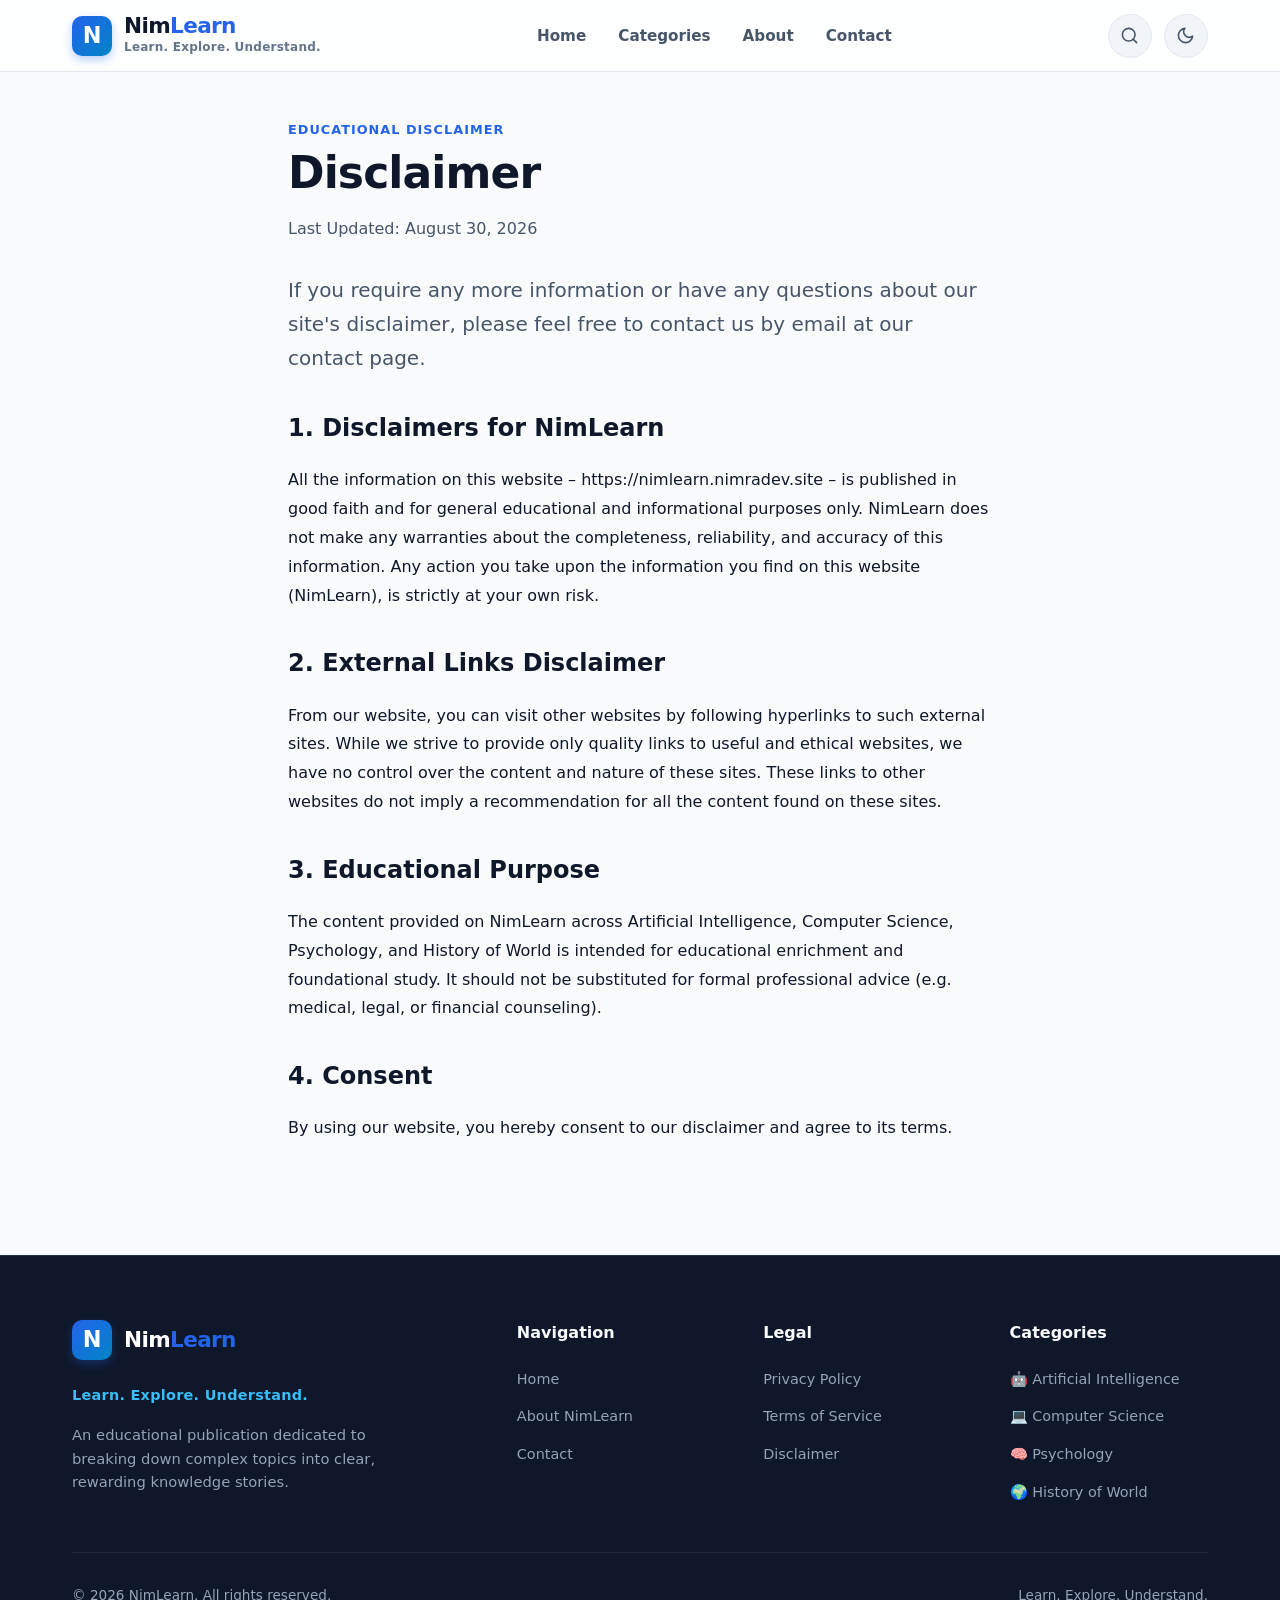
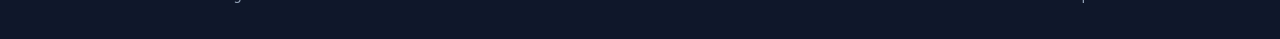
<file: disclaimer.html>
<!DOCTYPE html>
<html lang="en">
<head>
  <meta charset="UTF-8">
  <meta name="viewport" content="width=device-width, initial-scale=1.0">
  <title>Disclaimer — NimLearn</title>
  <meta name="description" content="Educational disclaimer for NimLearn regarding accuracy of content, external links, and professional guidance.">
  
  <link rel="stylesheet" href="css/style.css">
  <link rel="stylesheet" href="css/responsive.css">
  
  <link rel="icon" href="data:image/svg+xml,<svg xmlns=%22http://www.w3.org/2000/svg%22 viewBox=%220 0 100 100%22><rect width=%22100%22 height=%22100%22 rx=%2220%22 fill=%22%232563eb%22/><text y=%2265%22 x=%2222%22 font-size=%2255%22 font-weight=%22bold%22 fill=%22%23ffffff%22>N</text></svg>">
</head>
<body>

  <!-- Header -->
  <header class="site-header">
    <div class="container nav-container">
      <a href="index.html" class="brand" aria-label="NimLearn Home">
        <div class="brand-icon">N</div>
        <div class="brand-text">
          <span class="brand-name">Nim<span>Learn</span></span>
          <span class="brand-tagline">Learn. Explore. Understand.</span>
        </div>
      </a>

      <nav aria-label="Main Navigation">
        <ul class="nav-links">
          <li><a href="index.html" class="nav-link">Home</a></li>
          <li><a href="index.html#categories" class="nav-link">Categories</a></li>
          <li><a href="about.html" class="nav-link">About</a></li>
          <li><a href="contact.html" class="nav-link">Contact</a></li>
        </ul>
      </nav>

      <div class="nav-actions">
        <button class="search-trigger-btn" aria-label="Search articles" title="Search articles (Ctrl+K)">
          <svg width="19" height="19" viewBox="0 0 24 24" fill="none" stroke="currentColor" stroke-width="2" stroke-linecap="round" stroke-linejoin="round">
            <circle cx="11" cy="11" r="8"></circle>
            <line x1="21" y1="21" x2="16.65" y2="16.65"></line>
          </svg>
        </button>

        <button class="theme-toggle-btn" aria-label="Toggle theme" title="Toggle theme"></button>

        <button class="mobile-menu-btn" aria-label="Open mobile menu">
          <svg width="24" height="24" viewBox="0 0 24 24" fill="none" stroke="currentColor" stroke-width="2" stroke-linecap="round" stroke-linejoin="round">
            <line x1="3" y1="12" x2="21" y2="12"></line>
            <line x1="3" y1="6" x2="21" y2="6"></line>
            <line x1="3" y1="18" x2="21" y2="18"></line>
          </svg>
        </button>
      </div>
    </div>
  </header>

  <main>
    <section class="section" style="max-width: 800px; margin: 0 auto; padding: 3rem 1rem;">
      <div class="container">
        <div class="section-kicker">Educational Disclaimer</div>
        <h1 class="section-title" style="font-size: 2.75rem; margin-bottom: 1rem;">Disclaimer</h1>
        <p style="color: var(--text-secondary); margin-bottom: 2rem;">Last Updated: August 30, 2026</p>

        <div style="line-height: 1.8; color: var(--text-primary);">
          <p class="article-lead">If you require any more information or have any questions about our site's disclaimer, please feel free to contact us by email at our contact page.</p>

          <h2 style="margin-top: 2rem; margin-bottom: 1rem; font-size: 1.5rem;">1. Disclaimers for NimLearn</h2>
          <p>All the information on this website – https://nimlearn.nimradev.site – is published in good faith and for general educational and informational purposes only. NimLearn does not make any warranties about the completeness, reliability, and accuracy of this information. Any action you take upon the information you find on this website (NimLearn), is strictly at your own risk.</p>

          <h2 style="margin-top: 2rem; margin-bottom: 1rem; font-size: 1.5rem;">2. External Links Disclaimer</h2>
          <p>From our website, you can visit other websites by following hyperlinks to such external sites. While we strive to provide only quality links to useful and ethical websites, we have no control over the content and nature of these sites. These links to other websites do not imply a recommendation for all the content found on these sites.</p>

          <h2 style="margin-top: 2rem; margin-bottom: 1rem; font-size: 1.5rem;">3. Educational Purpose</h2>
          <p>The content provided on NimLearn across Artificial Intelligence, Computer Science, Psychology, and History of World is intended for educational enrichment and foundational study. It should not be substituted for formal professional advice (e.g. medical, legal, or financial counseling).</p>

          <h2 style="margin-top: 2rem; margin-bottom: 1rem; font-size: 1.5rem;">4. Consent</h2>
          <p>By using our website, you hereby consent to our disclaimer and agree to its terms.</p>
        </div>
      </div>
    </section>
  </main>

  <!-- Footer -->
  <footer class="site-footer">
    <div class="container">
      <div class="footer-grid">
        <div class="footer-brand">
          <a href="index.html" class="brand" style="margin-bottom: 0.5rem;">
            <div class="brand-icon">N</div>
            <div class="brand-text">
              <span class="brand-name" style="color: #ffffff;">Nim<span>Learn</span></span>
            </div>
          </a>
          <div class="footer-tagline">Learn. Explore. Understand.</div>
          <p class="footer-desc">
            An educational publication dedicated to breaking down complex topics into clear, rewarding knowledge stories.
          </p>
        </div>

        <div>
          <h4 class="footer-heading">Navigation</h4>
          <ul class="footer-links">
            <li><a href="index.html" class="footer-link">Home</a></li>
            <li><a href="about.html" class="footer-link">About NimLearn</a></li>
            <li><a href="contact.html" class="footer-link">Contact</a></li>
          </ul>
        </div>

        <div>
          <h4 class="footer-heading">Legal</h4>
          <ul class="footer-links">
            <li><a href="privacy-policy.html" class="footer-link">Privacy Policy</a></li>
            <li><a href="terms-of-service.html" class="footer-link">Terms of Service</a></li>
            <li><a href="disclaimer.html" class="footer-link">Disclaimer</a></li>
          </ul>
        </div>

        <div>
          <h4 class="footer-heading">Categories</h4>
          <ul class="footer-links">
            <li><a href="categories/artificial-intelligence.html" class="footer-link">🤖 Artificial Intelligence</a></li>
            <li><a href="categories/computer-science.html" class="footer-link">💻 Computer Science</a></li>
            <li><a href="categories/psychology.html" class="footer-link">🧠 Psychology</a></li>
            <li><a href="categories/history-of-world.html" class="footer-link">🌍 History of World</a></li>
          </ul>
        </div>
      </div>

      <div class="footer-bottom">
        <div>© 2026 NimLearn. All rights reserved.</div>
        <div>Learn. Explore. Understand.</div>
      </div>
    </div>
  </footer>

  <script src="js/articles.js"></script>
  <script src="js/theme.js"></script>
  <script src="js/search.js"></script>
  <script src="js/main.js"></script>
</body>
</html>
</file>
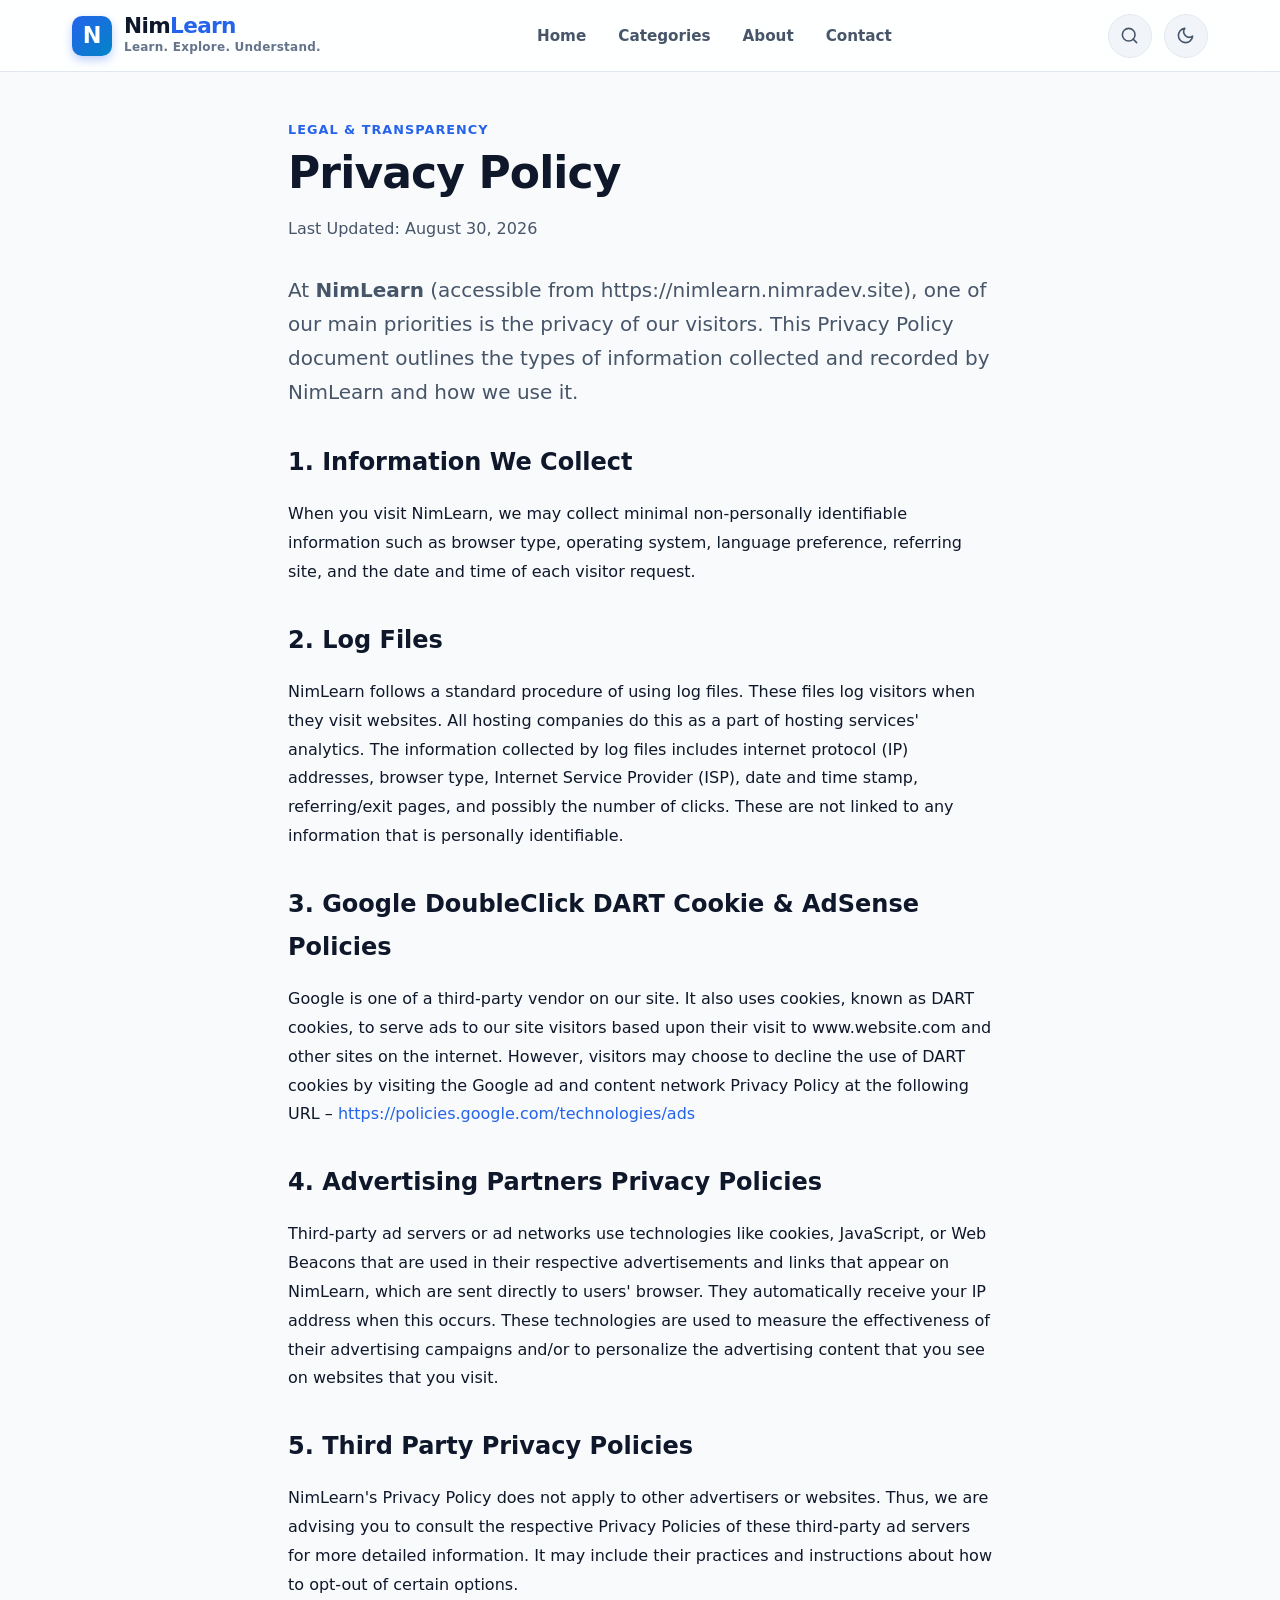
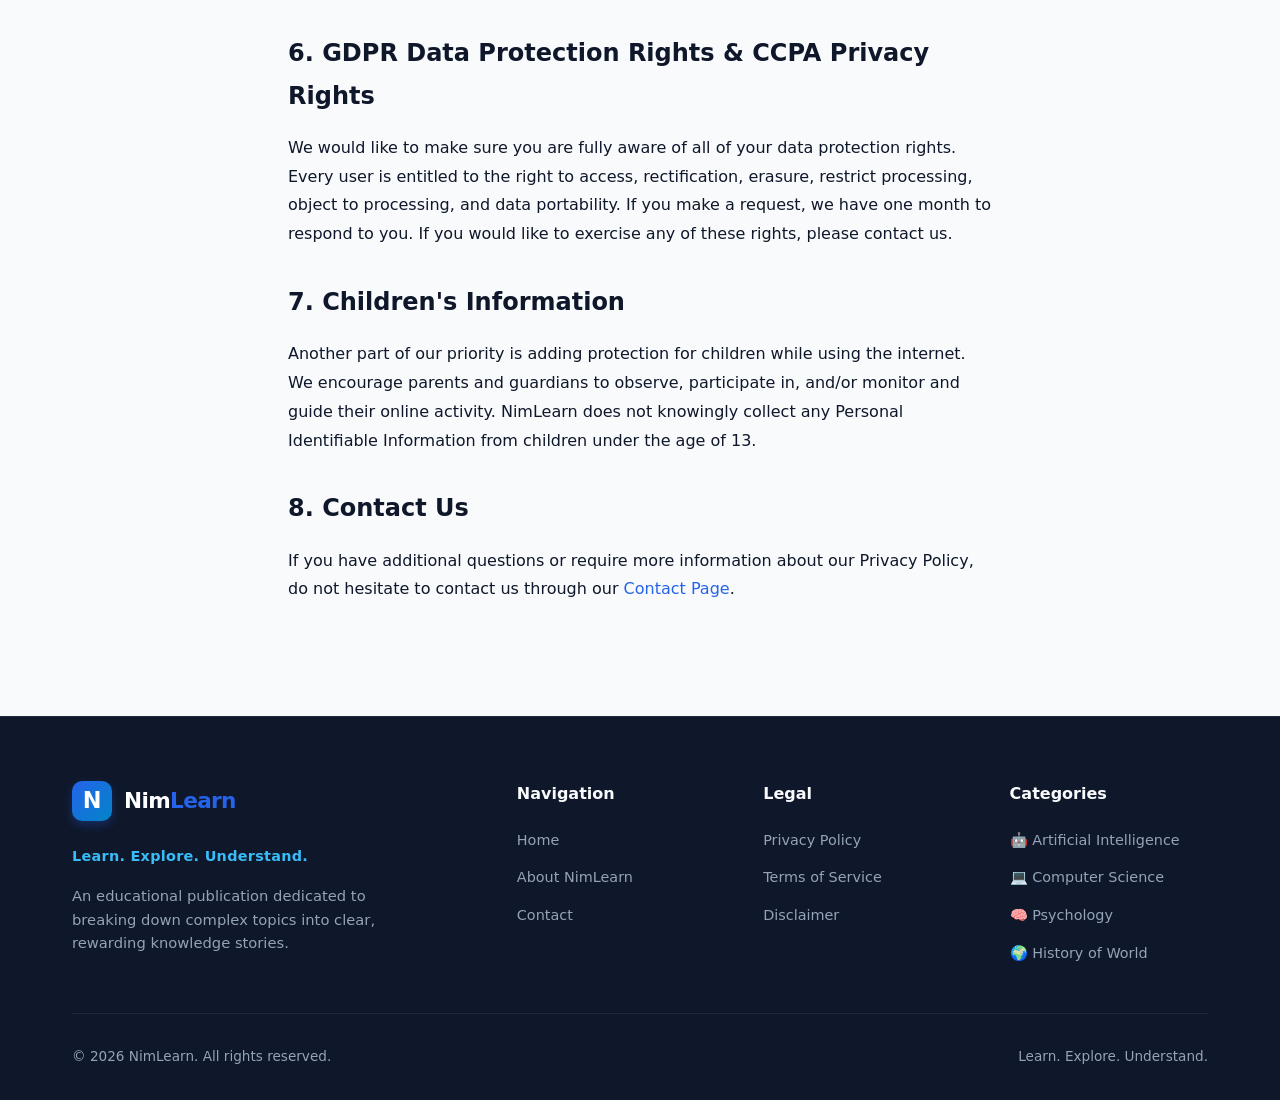
<file: privacy-policy.html>
<!DOCTYPE html>
<html lang="en">
<head>
  <meta charset="UTF-8">
  <meta name="viewport" content="width=device-width, initial-scale=1.0">
  <title>Privacy Policy — NimLearn</title>
  <meta name="description" content="Privacy Policy for NimLearn educational platform, detailing data collection, cookies, Google AdSense policies, and user rights.">
  
  <link rel="stylesheet" href="css/style.css">
  <link rel="stylesheet" href="css/responsive.css">
  
  <link rel="icon" href="data:image/svg+xml,<svg xmlns=%22http://www.w3.org/2000/svg%22 viewBox=%220 0 100 100%22><rect width=%22100%22 height=%22100%22 rx=%2220%22 fill=%22%232563eb%22/><text y=%2265%22 x=%2222%22 font-size=%2255%22 font-weight=%22bold%22 fill=%22%23ffffff%22>N</text></svg>">
</head>
<body>

  <!-- Header -->
  <header class="site-header">
    <div class="container nav-container">
      <a href="index.html" class="brand" aria-label="NimLearn Home">
        <div class="brand-icon">N</div>
        <div class="brand-text">
          <span class="brand-name">Nim<span>Learn</span></span>
          <span class="brand-tagline">Learn. Explore. Understand.</span>
        </div>
      </a>

      <nav aria-label="Main Navigation">
        <ul class="nav-links">
          <li><a href="index.html" class="nav-link">Home</a></li>
          <li><a href="index.html#categories" class="nav-link">Categories</a></li>
          <li><a href="about.html" class="nav-link">About</a></li>
          <li><a href="contact.html" class="nav-link">Contact</a></li>
        </ul>
      </nav>

      <div class="nav-actions">
        <button class="search-trigger-btn" aria-label="Search articles" title="Search articles (Ctrl+K)">
          <svg width="19" height="19" viewBox="0 0 24 24" fill="none" stroke="currentColor" stroke-width="2" stroke-linecap="round" stroke-linejoin="round">
            <circle cx="11" cy="11" r="8"></circle>
            <line x1="21" y1="21" x2="16.65" y2="16.65"></line>
          </svg>
        </button>

        <button class="theme-toggle-btn" aria-label="Toggle theme" title="Toggle theme"></button>

        <button class="mobile-menu-btn" aria-label="Open mobile menu">
          <svg width="24" height="24" viewBox="0 0 24 24" fill="none" stroke="currentColor" stroke-width="2" stroke-linecap="round" stroke-linejoin="round">
            <line x1="3" y1="12" x2="21" y2="12"></line>
            <line x1="3" y1="6" x2="21" y2="6"></line>
            <line x1="3" y1="18" x2="21" y2="18"></line>
          </svg>
        </button>
      </div>
    </div>
  </header>

  <main>
    <section class="section" style="max-width: 800px; margin: 0 auto; padding: 3rem 1rem;">
      <div class="container">
        <div class="section-kicker">Legal & Transparency</div>
        <h1 class="section-title" style="font-size: 2.75rem; margin-bottom: 1rem;">Privacy Policy</h1>
        <p style="color: var(--text-secondary); margin-bottom: 2rem;">Last Updated: August 30, 2026</p>

        <div style="line-height: 1.8; color: var(--text-primary);">
          <p class="article-lead">At <strong>NimLearn</strong> (accessible from https://nimlearn.nimradev.site), one of our main priorities is the privacy of our visitors. This Privacy Policy document outlines the types of information collected and recorded by NimLearn and how we use it.</p>

          <h2 style="margin-top: 2rem; margin-bottom: 1rem; font-size: 1.5rem;">1. Information We Collect</h2>
          <p>When you visit NimLearn, we may collect minimal non-personally identifiable information such as browser type, operating system, language preference, referring site, and the date and time of each visitor request.</p>

          <h2 style="margin-top: 2rem; margin-bottom: 1rem; font-size: 1.5rem;">2. Log Files</h2>
          <p>NimLearn follows a standard procedure of using log files. These files log visitors when they visit websites. All hosting companies do this as a part of hosting services' analytics. The information collected by log files includes internet protocol (IP) addresses, browser type, Internet Service Provider (ISP), date and time stamp, referring/exit pages, and possibly the number of clicks. These are not linked to any information that is personally identifiable.</p>

          <h2 style="margin-top: 2rem; margin-bottom: 1rem; font-size: 1.5rem;">3. Google DoubleClick DART Cookie & AdSense Policies</h2>
          <p>Google is one of a third-party vendor on our site. It also uses cookies, known as DART cookies, to serve ads to our site visitors based upon their visit to www.website.com and other sites on the internet. However, visitors may choose to decline the use of DART cookies by visiting the Google ad and content network Privacy Policy at the following URL – <a href="https://policies.google.com/technologies/ads" target="_blank" style="color: var(--accent-primary);">https://policies.google.com/technologies/ads</a></p>

          <h2 style="margin-top: 2rem; margin-bottom: 1rem; font-size: 1.5rem;">4. Advertising Partners Privacy Policies</h2>
          <p>Third-party ad servers or ad networks use technologies like cookies, JavaScript, or Web Beacons that are used in their respective advertisements and links that appear on NimLearn, which are sent directly to users' browser. They automatically receive your IP address when this occurs. These technologies are used to measure the effectiveness of their advertising campaigns and/or to personalize the advertising content that you see on websites that you visit.</p>

          <h2 style="margin-top: 2rem; margin-bottom: 1rem; font-size: 1.5rem;">5. Third Party Privacy Policies</h2>
          <p>NimLearn's Privacy Policy does not apply to other advertisers or websites. Thus, we are advising you to consult the respective Privacy Policies of these third-party ad servers for more detailed information. It may include their practices and instructions about how to opt-out of certain options.</p>

          <h2 style="margin-top: 2rem; margin-bottom: 1rem; font-size: 1.5rem;">6. GDPR Data Protection Rights & CCPA Privacy Rights</h2>
          <p>We would like to make sure you are fully aware of all of your data protection rights. Every user is entitled to the right to access, rectification, erasure, restrict processing, object to processing, and data portability. If you make a request, we have one month to respond to you. If you would like to exercise any of these rights, please contact us.</p>

          <h2 style="margin-top: 2rem; margin-bottom: 1rem; font-size: 1.5rem;">7. Children's Information</h2>
          <p>Another part of our priority is adding protection for children while using the internet. We encourage parents and guardians to observe, participate in, and/or monitor and guide their online activity. NimLearn does not knowingly collect any Personal Identifiable Information from children under the age of 13.</p>

          <h2 style="margin-top: 2rem; margin-bottom: 1rem; font-size: 1.5rem;">8. Contact Us</h2>
          <p>If you have additional questions or require more information about our Privacy Policy, do not hesitate to contact us through our <a href="contact.html" style="color: var(--accent-primary);">Contact Page</a>.</p>
        </div>
      </div>
    </section>
  </main>

  <!-- Footer -->
  <footer class="site-footer">
    <div class="container">
      <div class="footer-grid">
        <div class="footer-brand">
          <a href="index.html" class="brand" style="margin-bottom: 0.5rem;">
            <div class="brand-icon">N</div>
            <div class="brand-text">
              <span class="brand-name" style="color: #ffffff;">Nim<span>Learn</span></span>
            </div>
          </a>
          <div class="footer-tagline">Learn. Explore. Understand.</div>
          <p class="footer-desc">
            An educational publication dedicated to breaking down complex topics into clear, rewarding knowledge stories.
          </p>
        </div>

        <div>
          <h4 class="footer-heading">Navigation</h4>
          <ul class="footer-links">
            <li><a href="index.html" class="footer-link">Home</a></li>
            <li><a href="about.html" class="footer-link">About NimLearn</a></li>
            <li><a href="contact.html" class="footer-link">Contact</a></li>
          </ul>
        </div>

        <div>
          <h4 class="footer-heading">Legal</h4>
          <ul class="footer-links">
            <li><a href="privacy-policy.html" class="footer-link">Privacy Policy</a></li>
            <li><a href="terms-of-service.html" class="footer-link">Terms of Service</a></li>
            <li><a href="disclaimer.html" class="footer-link">Disclaimer</a></li>
          </ul>
        </div>

        <div>
          <h4 class="footer-heading">Categories</h4>
          <ul class="footer-links">
            <li><a href="categories/artificial-intelligence.html" class="footer-link">🤖 Artificial Intelligence</a></li>
            <li><a href="categories/computer-science.html" class="footer-link">💻 Computer Science</a></li>
            <li><a href="categories/psychology.html" class="footer-link">🧠 Psychology</a></li>
            <li><a href="categories/history-of-world.html" class="footer-link">🌍 History of World</a></li>
          </ul>
        </div>
      </div>

      <div class="footer-bottom">
        <div>© 2026 NimLearn. All rights reserved.</div>
        <div>Learn. Explore. Understand.</div>
      </div>
    </div>
  </footer>

  <script src="js/articles.js"></script>
  <script src="js/theme.js"></script>
  <script src="js/search.js"></script>
  <script src="js/main.js"></script>
</body>
</html>
</file>
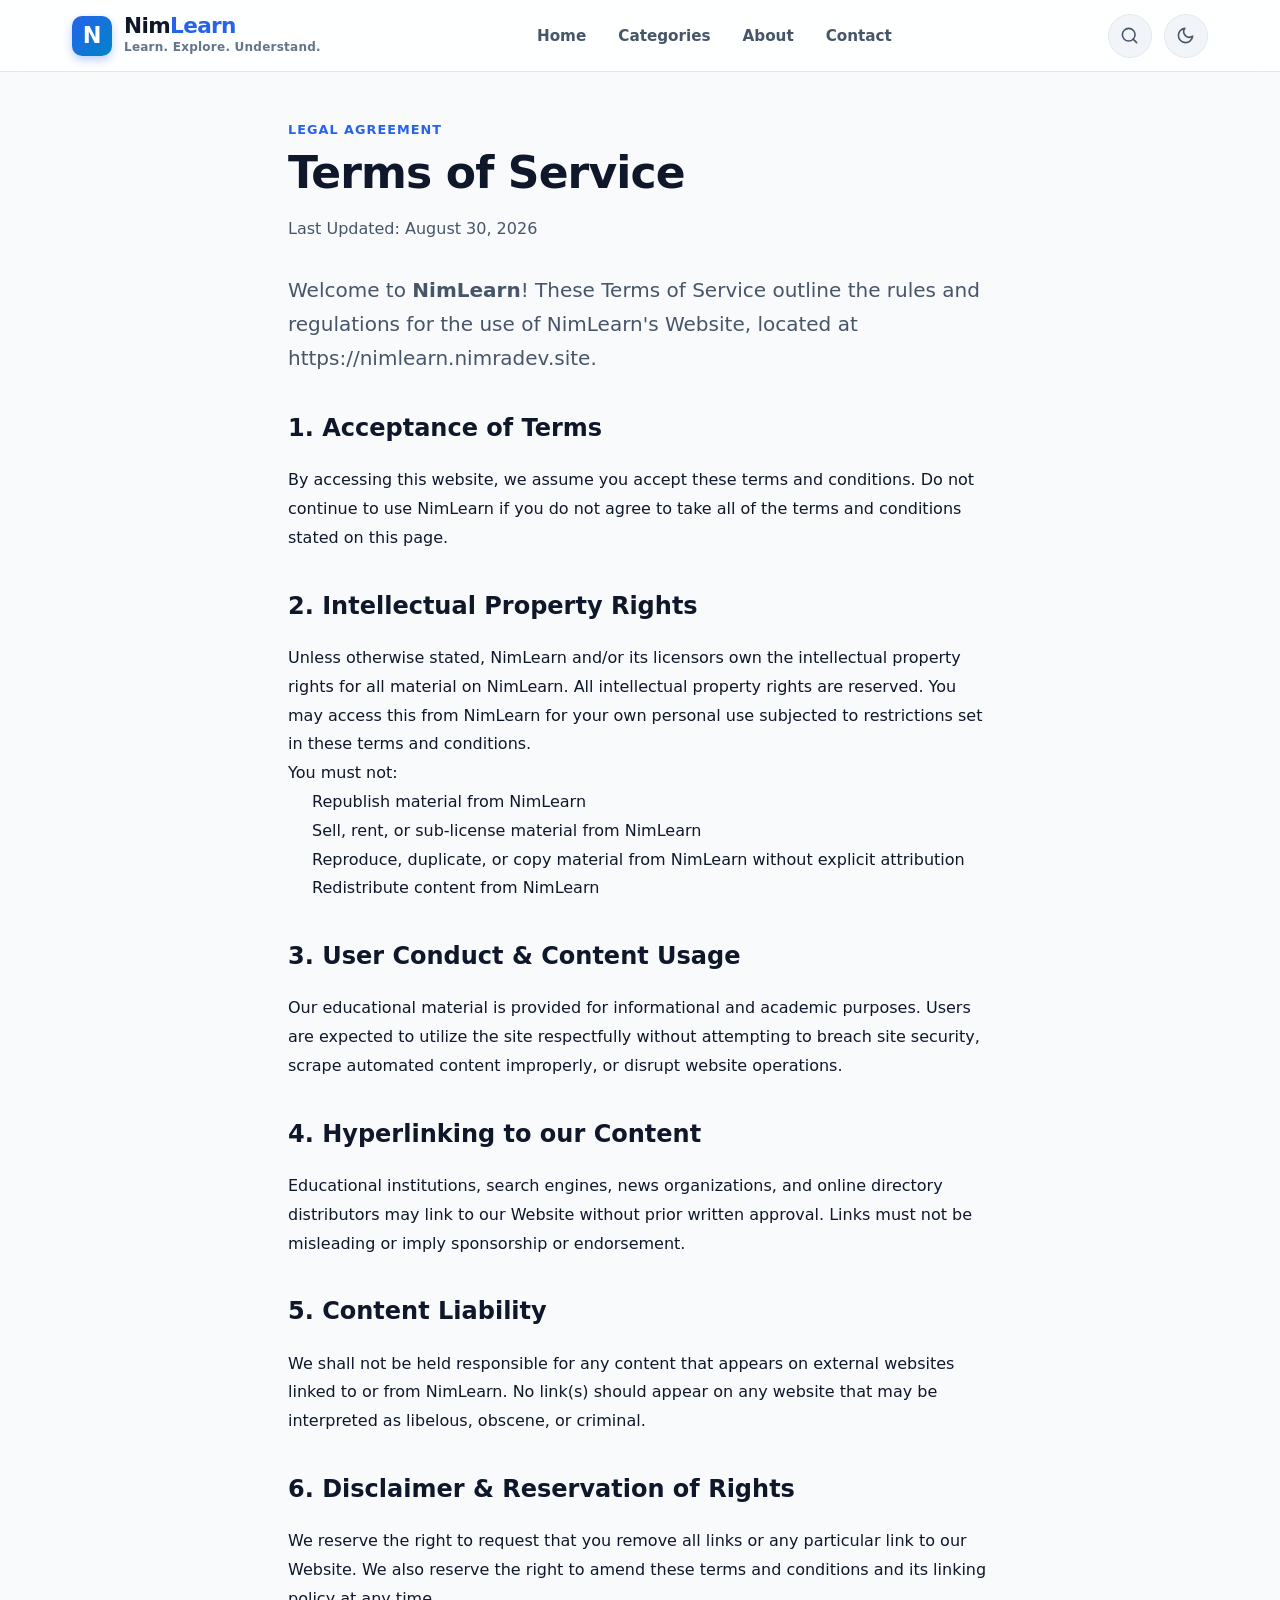
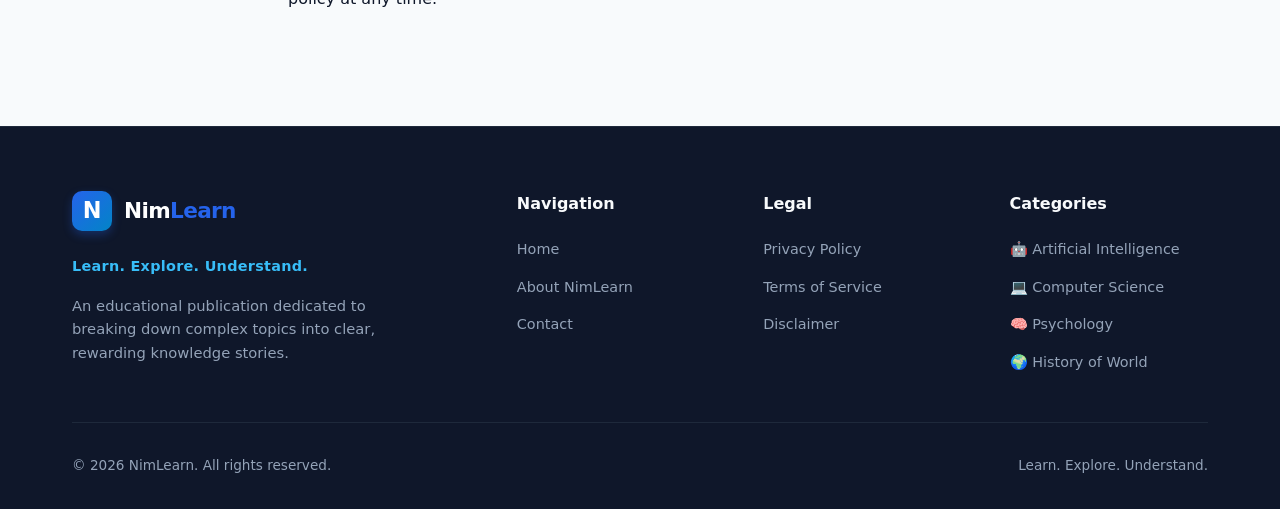
<file: terms-of-service.html>
<!DOCTYPE html>
<html lang="en">
<head>
  <meta charset="UTF-8">
  <meta name="viewport" content="width=device-width, initial-scale=1.0">
  <title>Terms of Service — NimLearn</title>
  <meta name="description" content="Terms of Service and conditions of use for the NimLearn educational blog website.">
  
  <link rel="stylesheet" href="css/style.css">
  <link rel="stylesheet" href="css/responsive.css">
  
  <link rel="icon" href="data:image/svg+xml,<svg xmlns=%22http://www.w3.org/2000/svg%22 viewBox=%220 0 100 100%22><rect width=%22100%22 height=%22100%22 rx=%2220%22 fill=%22%232563eb%22/><text y=%2265%22 x=%2222%22 font-size=%2255%22 font-weight=%22bold%22 fill=%22%23ffffff%22>N</text></svg>">
</head>
<body>

  <!-- Header -->
  <header class="site-header">
    <div class="container nav-container">
      <a href="index.html" class="brand" aria-label="NimLearn Home">
        <div class="brand-icon">N</div>
        <div class="brand-text">
          <span class="brand-name">Nim<span>Learn</span></span>
          <span class="brand-tagline">Learn. Explore. Understand.</span>
        </div>
      </a>

      <nav aria-label="Main Navigation">
        <ul class="nav-links">
          <li><a href="index.html" class="nav-link">Home</a></li>
          <li><a href="index.html#categories" class="nav-link">Categories</a></li>
          <li><a href="about.html" class="nav-link">About</a></li>
          <li><a href="contact.html" class="nav-link">Contact</a></li>
        </ul>
      </nav>

      <div class="nav-actions">
        <button class="search-trigger-btn" aria-label="Search articles" title="Search articles (Ctrl+K)">
          <svg width="19" height="19" viewBox="0 0 24 24" fill="none" stroke="currentColor" stroke-width="2" stroke-linecap="round" stroke-linejoin="round">
            <circle cx="11" cy="11" r="8"></circle>
            <line x1="21" y1="21" x2="16.65" y2="16.65"></line>
          </svg>
        </button>

        <button class="theme-toggle-btn" aria-label="Toggle theme" title="Toggle theme"></button>

        <button class="mobile-menu-btn" aria-label="Open mobile menu">
          <svg width="24" height="24" viewBox="0 0 24 24" fill="none" stroke="currentColor" stroke-width="2" stroke-linecap="round" stroke-linejoin="round">
            <line x1="3" y1="12" x2="21" y2="12"></line>
            <line x1="3" y1="6" x2="21" y2="6"></line>
            <line x1="3" y1="18" x2="21" y2="18"></line>
          </svg>
        </button>
      </div>
    </div>
  </header>

  <main>
    <section class="section" style="max-width: 800px; margin: 0 auto; padding: 3rem 1rem;">
      <div class="container">
        <div class="section-kicker">Legal Agreement</div>
        <h1 class="section-title" style="font-size: 2.75rem; margin-bottom: 1rem;">Terms of Service</h1>
        <p style="color: var(--text-secondary); margin-bottom: 2rem;">Last Updated: August 30, 2026</p>

        <div style="line-height: 1.8; color: var(--text-primary);">
          <p class="article-lead">Welcome to <strong>NimLearn</strong>! These Terms of Service outline the rules and regulations for the use of NimLearn's Website, located at https://nimlearn.nimradev.site.</p>

          <h2 style="margin-top: 2rem; margin-bottom: 1rem; font-size: 1.5rem;">1. Acceptance of Terms</h2>
          <p>By accessing this website, we assume you accept these terms and conditions. Do not continue to use NimLearn if you do not agree to take all of the terms and conditions stated on this page.</p>

          <h2 style="margin-top: 2rem; margin-bottom: 1rem; font-size: 1.5rem;">2. Intellectual Property Rights</h2>
          <p>Unless otherwise stated, NimLearn and/or its licensors own the intellectual property rights for all material on NimLearn. All intellectual property rights are reserved. You may access this from NimLearn for your own personal use subjected to restrictions set in these terms and conditions.</p>

          <p>You must not:</p>
          <ul style="margin-left: 1.5rem; margin-bottom: 1rem;">
            <li>Republish material from NimLearn</li>
            <li>Sell, rent, or sub-license material from NimLearn</li>
            <li>Reproduce, duplicate, or copy material from NimLearn without explicit attribution</li>
            <li>Redistribute content from NimLearn</li>
          </ul>

          <h2 style="margin-top: 2rem; margin-bottom: 1rem; font-size: 1.5rem;">3. User Conduct & Content Usage</h2>
          <p>Our educational material is provided for informational and academic purposes. Users are expected to utilize the site respectfully without attempting to breach site security, scrape automated content improperly, or disrupt website operations.</p>

          <h2 style="margin-top: 2rem; margin-bottom: 1rem; font-size: 1.5rem;">4. Hyperlinking to our Content</h2>
          <p>Educational institutions, search engines, news organizations, and online directory distributors may link to our Website without prior written approval. Links must not be misleading or imply sponsorship or endorsement.</p>

          <h2 style="margin-top: 2rem; margin-bottom: 1rem; font-size: 1.5rem;">5. Content Liability</h2>
          <p>We shall not be held responsible for any content that appears on external websites linked to or from NimLearn. No link(s) should appear on any website that may be interpreted as libelous, obscene, or criminal.</p>

          <h2 style="margin-top: 2rem; margin-bottom: 1rem; font-size: 1.5rem;">6. Disclaimer & Reservation of Rights</h2>
          <p>We reserve the right to request that you remove all links or any particular link to our Website. We also reserve the right to amend these terms and conditions and its linking policy at any time.</p>
        </div>
      </div>
    </section>
  </main>

  <!-- Footer -->
  <footer class="site-footer">
    <div class="container">
      <div class="footer-grid">
        <div class="footer-brand">
          <a href="index.html" class="brand" style="margin-bottom: 0.5rem;">
            <div class="brand-icon">N</div>
            <div class="brand-text">
              <span class="brand-name" style="color: #ffffff;">Nim<span>Learn</span></span>
            </div>
          </a>
          <div class="footer-tagline">Learn. Explore. Understand.</div>
          <p class="footer-desc">
            An educational publication dedicated to breaking down complex topics into clear, rewarding knowledge stories.
          </p>
        </div>

        <div>
          <h4 class="footer-heading">Navigation</h4>
          <ul class="footer-links">
            <li><a href="index.html" class="footer-link">Home</a></li>
            <li><a href="about.html" class="footer-link">About NimLearn</a></li>
            <li><a href="contact.html" class="footer-link">Contact</a></li>
          </ul>
        </div>

        <div>
          <h4 class="footer-heading">Legal</h4>
          <ul class="footer-links">
            <li><a href="privacy-policy.html" class="footer-link">Privacy Policy</a></li>
            <li><a href="terms-of-service.html" class="footer-link">Terms of Service</a></li>
            <li><a href="disclaimer.html" class="footer-link">Disclaimer</a></li>
          </ul>
        </div>

        <div>
          <h4 class="footer-heading">Categories</h4>
          <ul class="footer-links">
            <li><a href="categories/artificial-intelligence.html" class="footer-link">🤖 Artificial Intelligence</a></li>
            <li><a href="categories/computer-science.html" class="footer-link">💻 Computer Science</a></li>
            <li><a href="categories/psychology.html" class="footer-link">🧠 Psychology</a></li>
            <li><a href="categories/history-of-world.html" class="footer-link">🌍 History of World</a></li>
          </ul>
        </div>
      </div>

      <div class="footer-bottom">
        <div>© 2026 NimLearn. All rights reserved.</div>
        <div>Learn. Explore. Understand.</div>
      </div>
    </div>
  </footer>

  <script src="js/articles.js"></script>
  <script src="js/theme.js"></script>
  <script src="js/search.js"></script>
  <script src="js/main.js"></script>
</body>
</html>
</file>
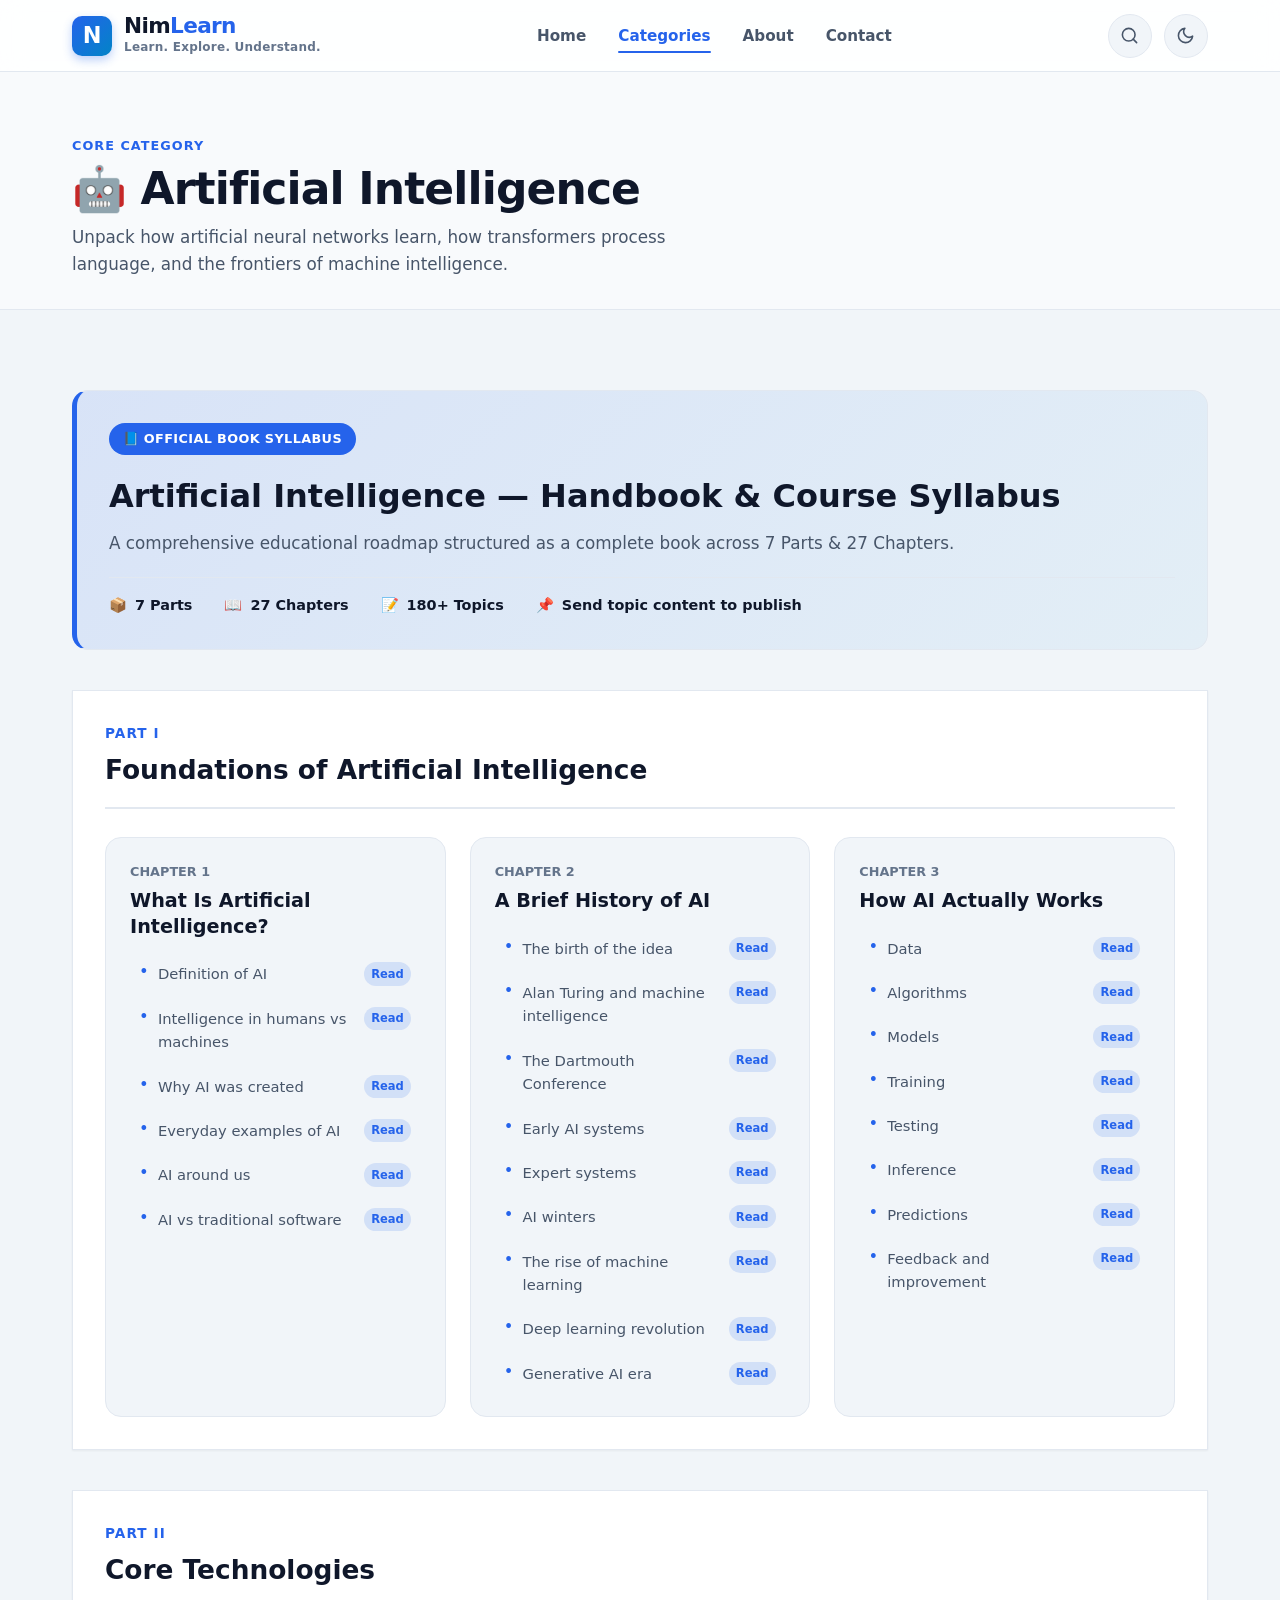
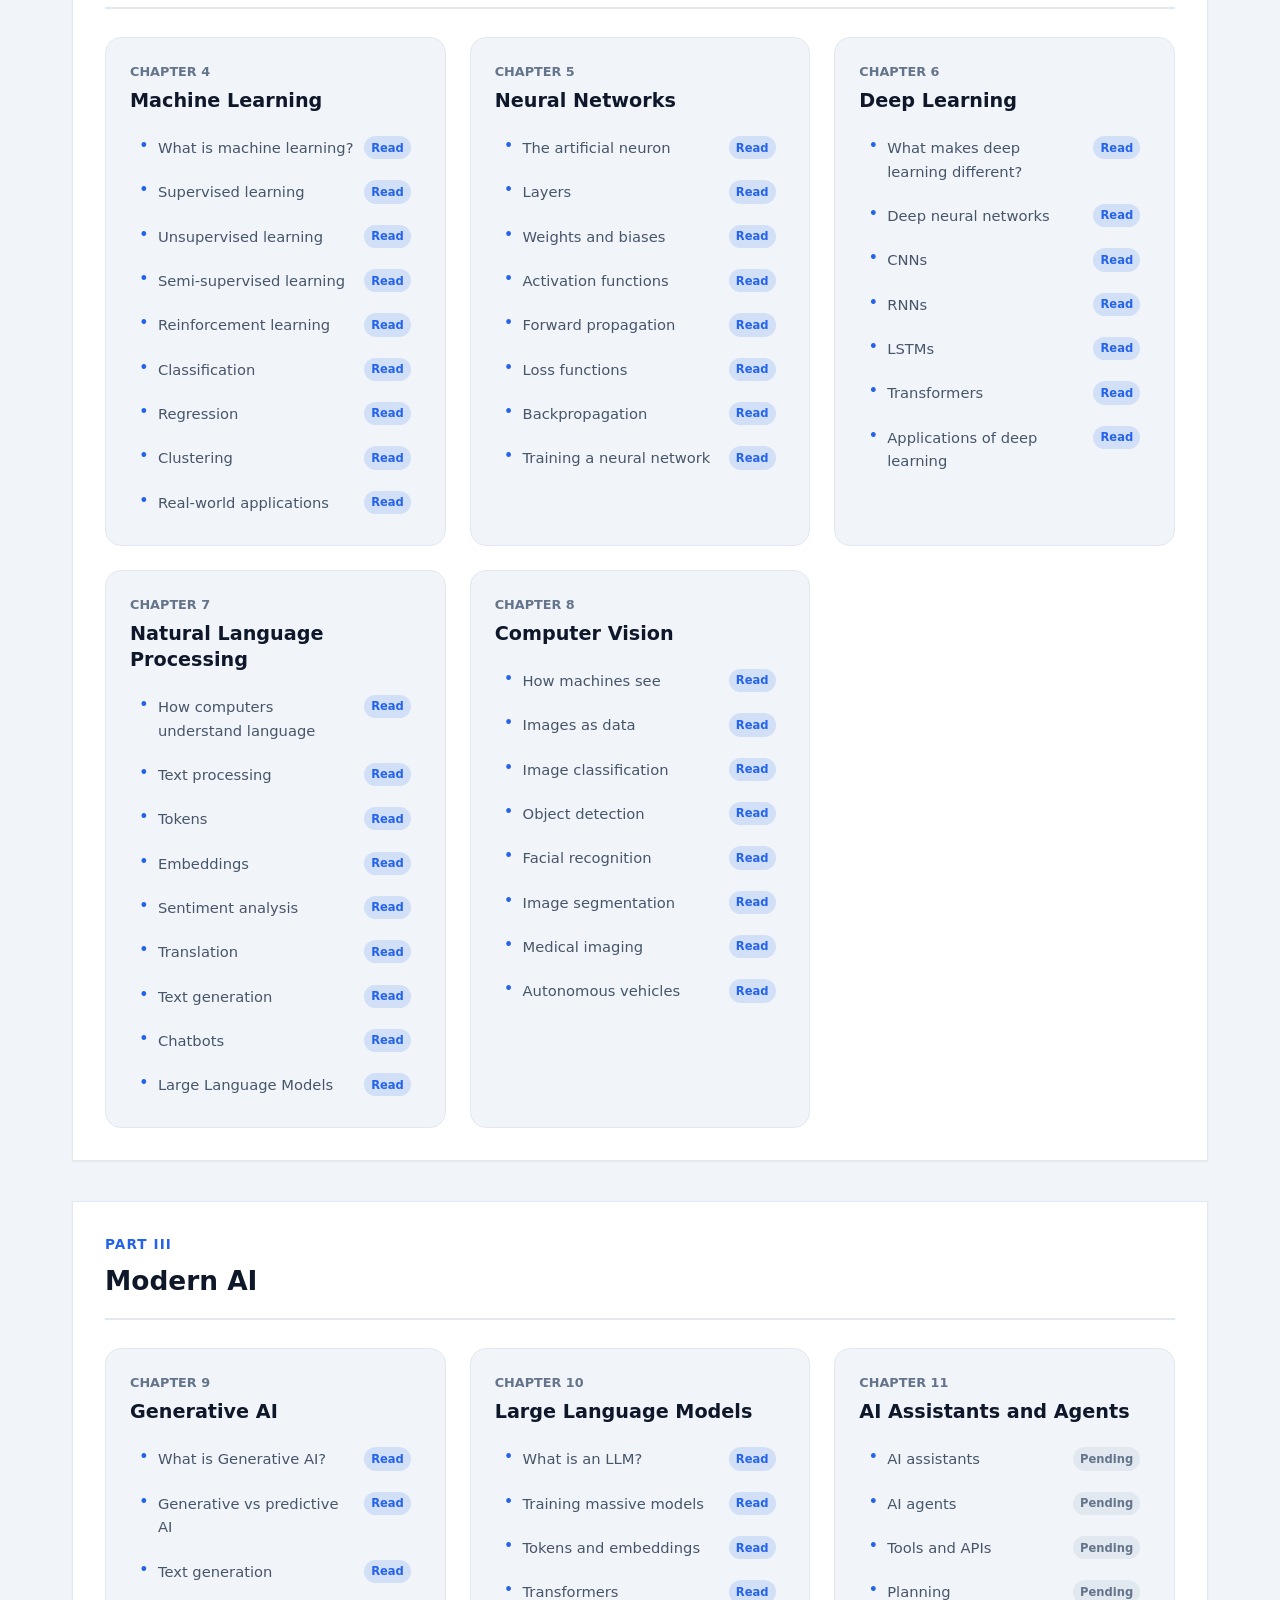
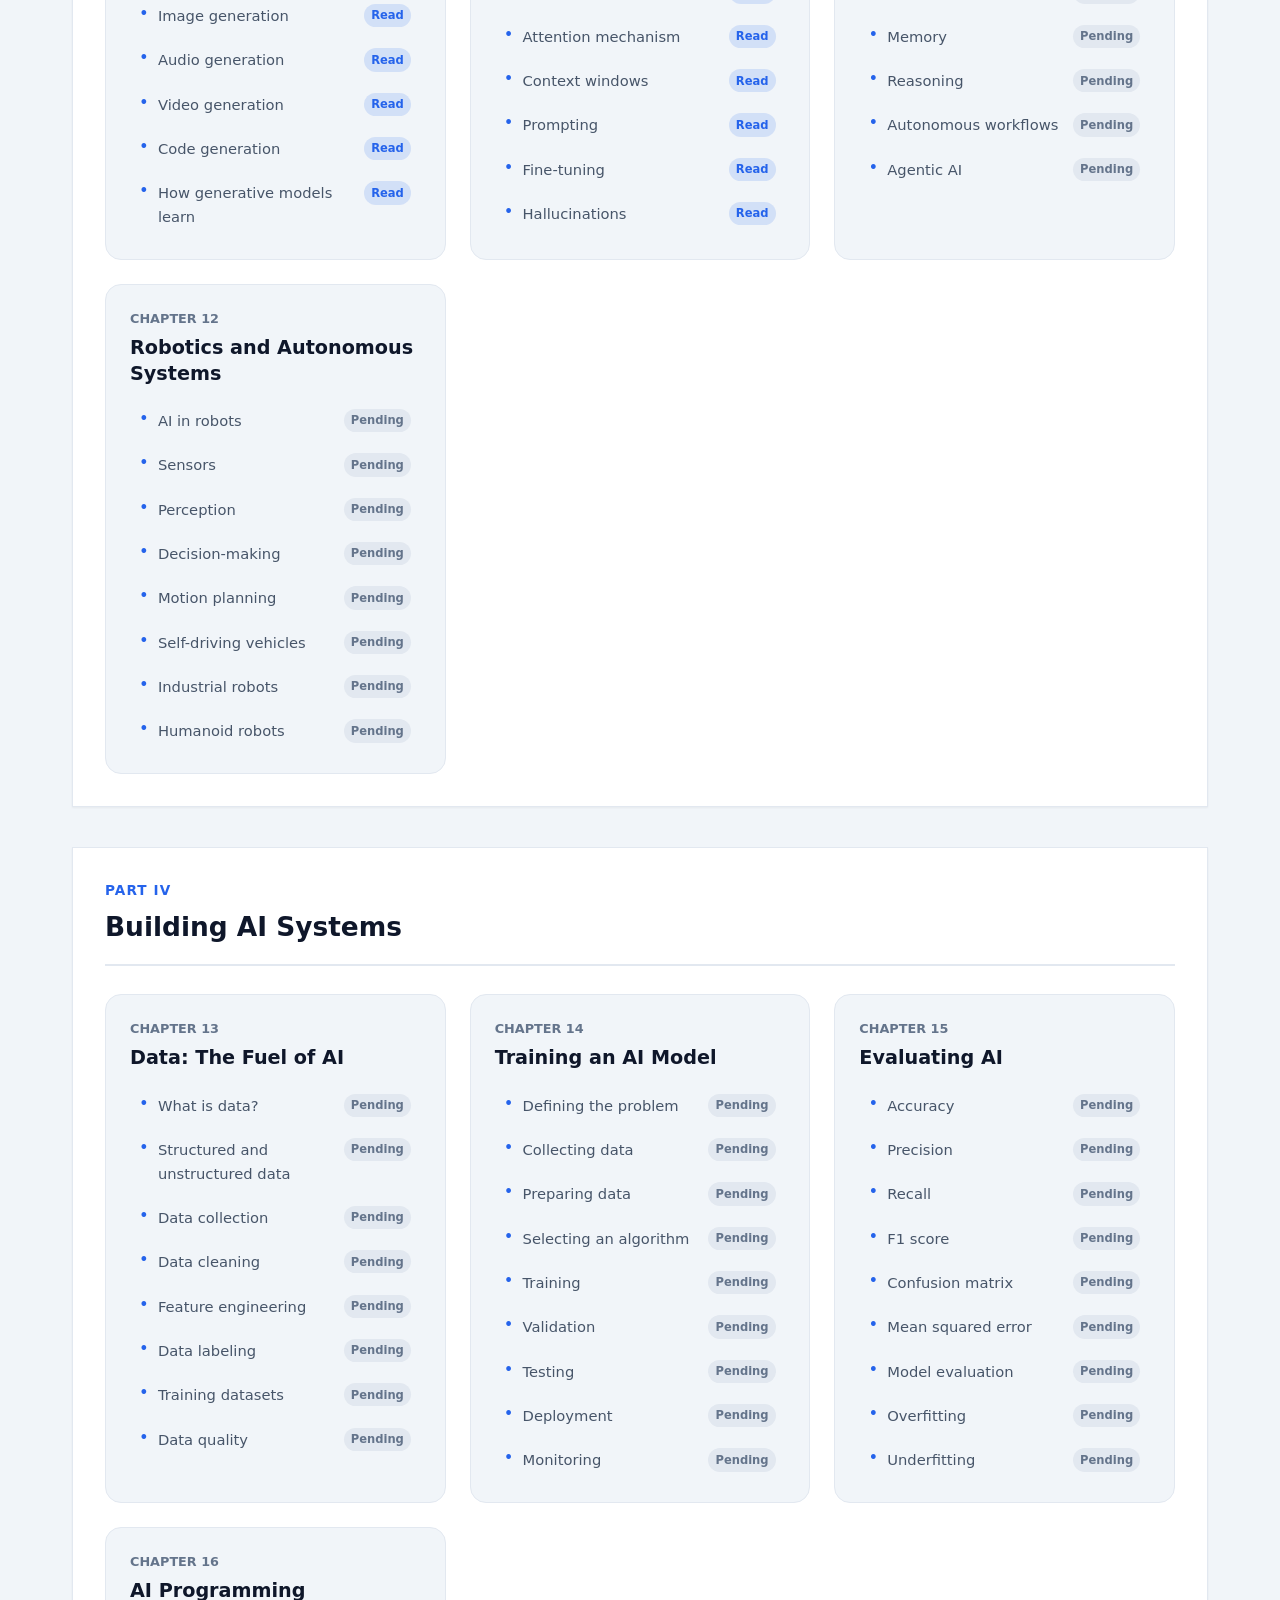
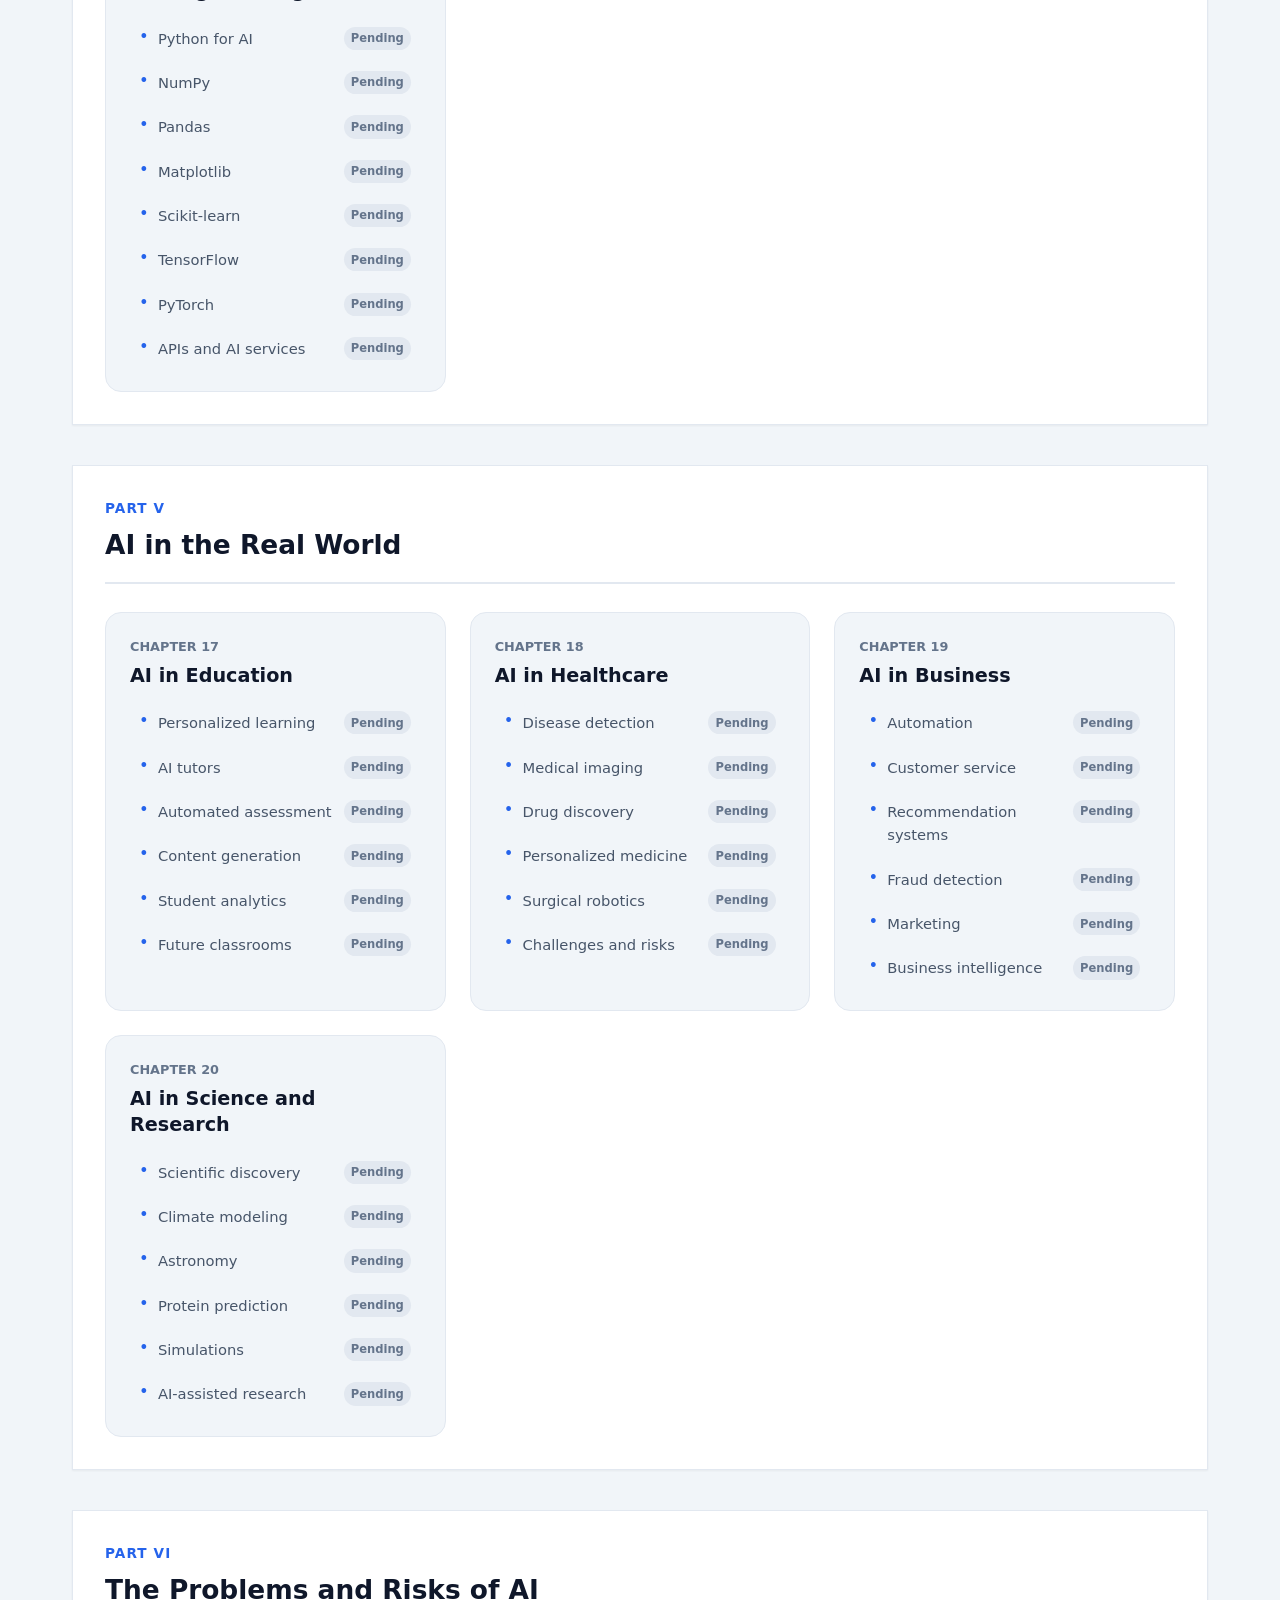
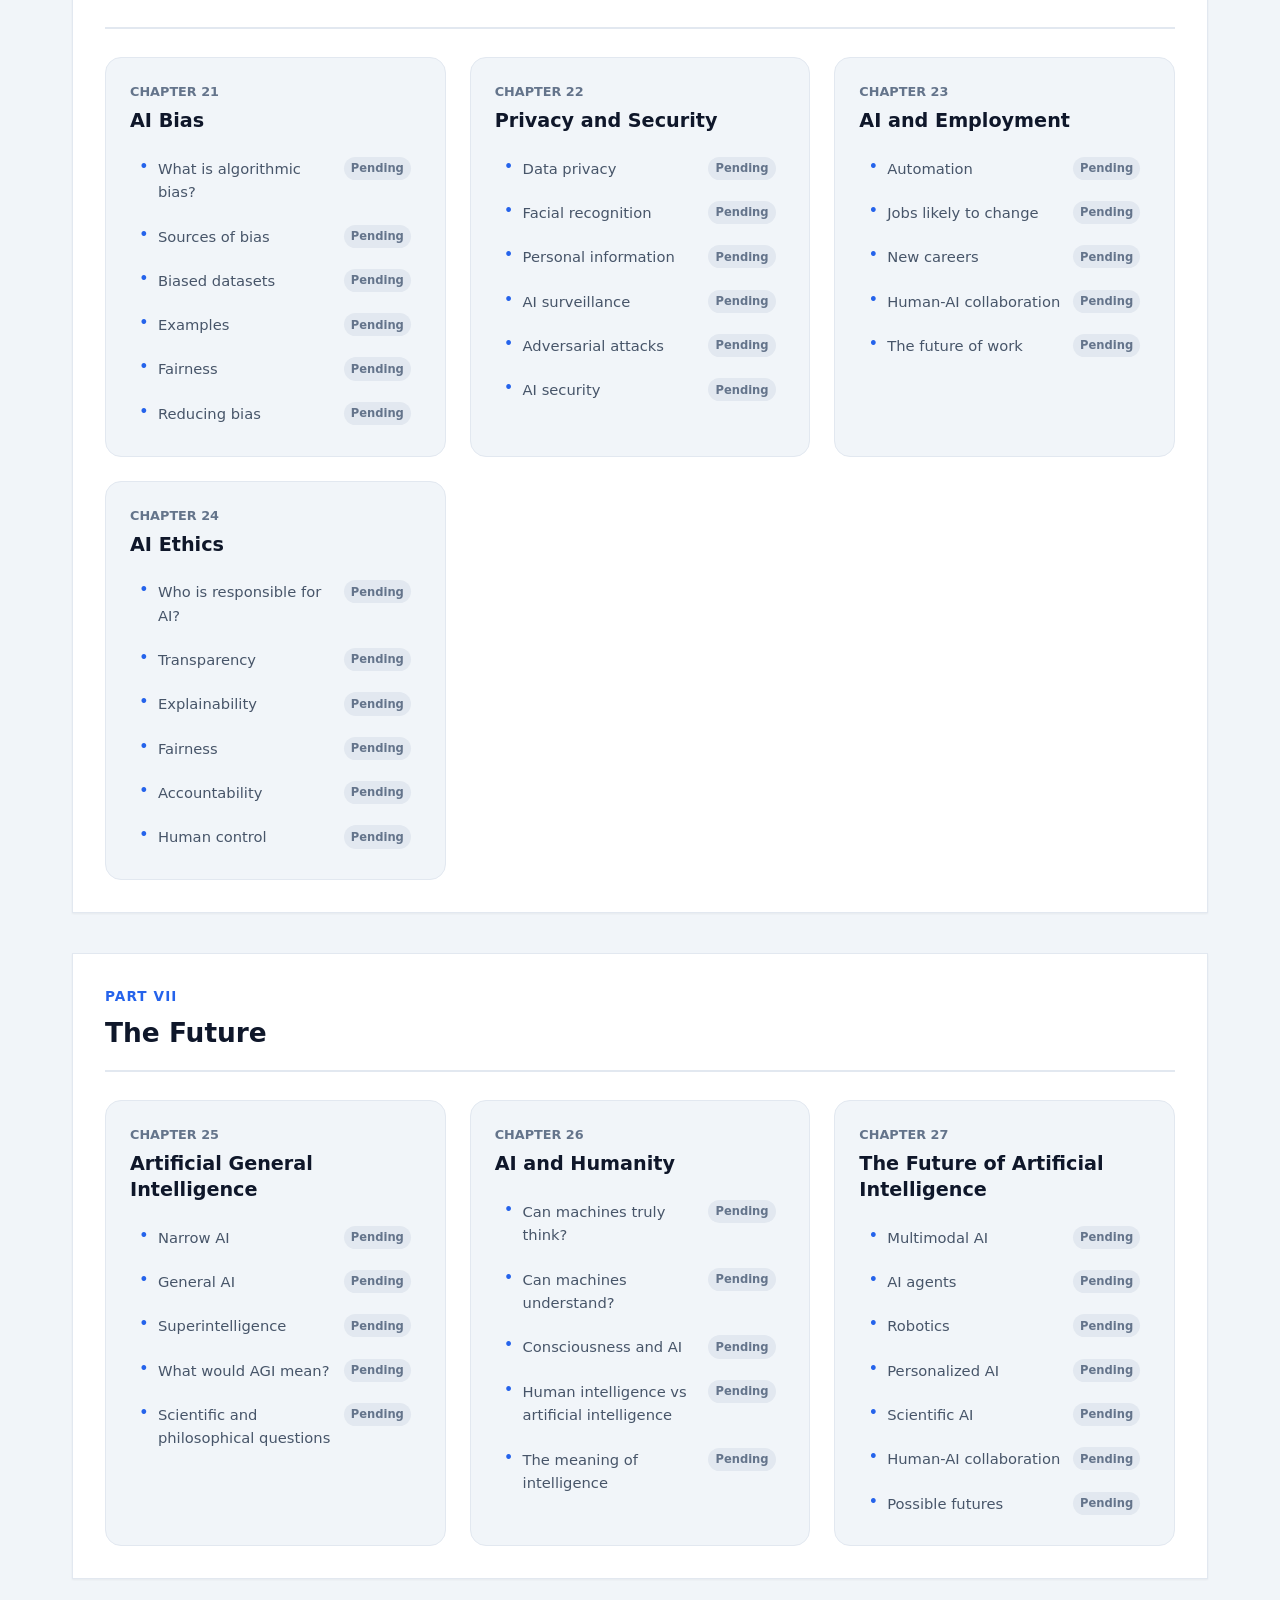
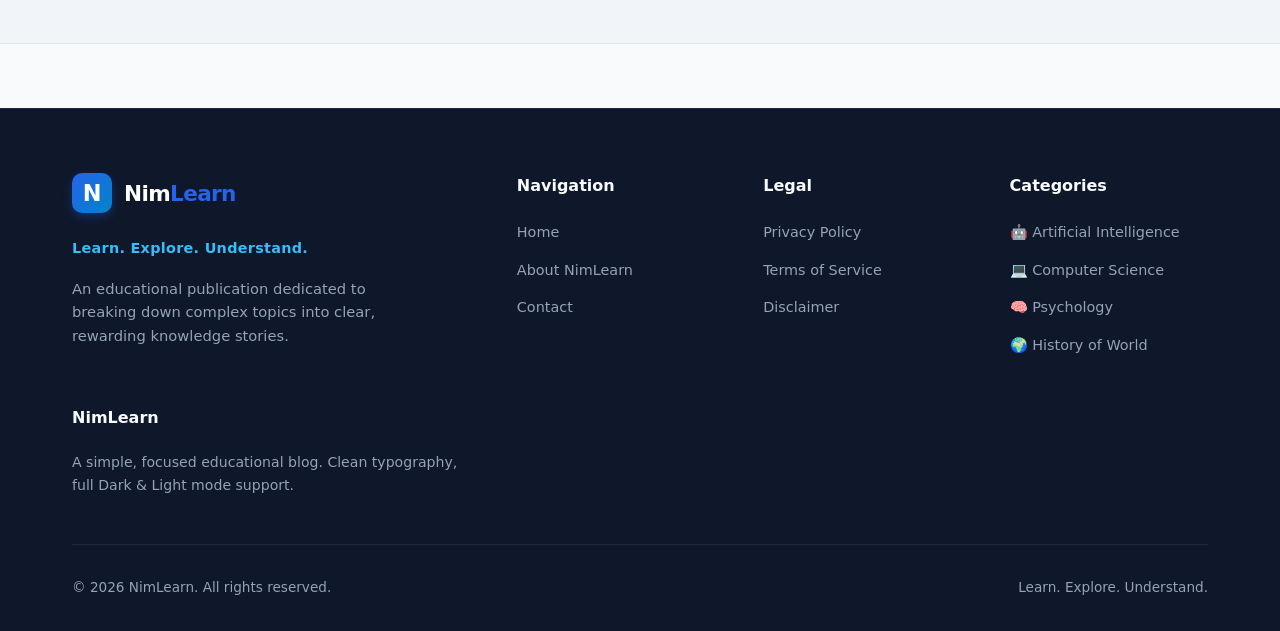
<file: categories/artificial-intelligence.html>
<!DOCTYPE html>
<html lang="en">
<head>
  <meta charset="UTF-8">
  <meta name="viewport" content="width=device-width, initial-scale=1.0">
  <title>Artificial Intelligence — NimLearn</title>
  <meta name="description" content="Explore insightful articles on Artificial Intelligence, Machine Learning, Neural Networks, and LLMs on NimLearn.">
  
  <link rel="stylesheet" href="../css/style.css">
  <link rel="stylesheet" href="../css/responsive.css">
  
  <link rel="icon" href="data:image/svg+xml,<svg xmlns=%22http://www.w3.org/2000/svg%22 viewBox=%220 0 100 100%22><rect width=%22100%22 height=%22100%22 rx=%2220%22 fill=%22%232563eb%22/><text y=%2265%22 x=%2222%22 font-size=%2255%22 font-weight=%22bold%22 fill=%22%23ffffff%22>N</text></svg>">
</head>
<body data-category-slug="artificial-intelligence">

  <!-- Header -->
  <header class="site-header">
    <div class="container nav-container">
      <a href="../index.html" class="brand" aria-label="NimLearn Home">
        <div class="brand-icon">N</div>
        <div class="brand-text">
          <span class="brand-name">Nim<span>Learn</span></span>
          <span class="brand-tagline">Learn. Explore. Understand.</span>
        </div>
      </a>

      <nav aria-label="Main Navigation">
        <ul class="nav-links">
          <li><a href="../index.html" class="nav-link">Home</a></li>
          <li><a href="../index.html#categories" class="nav-link active">Categories</a></li>
          <li><a href="../about.html" class="nav-link">About</a></li>
          <li><a href="../contact.html" class="nav-link">Contact</a></li>
        </ul>
      </nav>

      <div class="nav-actions">
        <button class="search-trigger-btn" aria-label="Search articles" title="Search articles (Ctrl+K)">
          <svg width="19" height="19" viewBox="0 0 24 24" fill="none" stroke="currentColor" stroke-width="2" stroke-linecap="round" stroke-linejoin="round">
            <circle cx="11" cy="11" r="8"></circle>
            <line x1="21" y1="21" x2="16.65" y2="16.65"></line>
          </svg>
        </button>

        <button class="theme-toggle-btn" aria-label="Toggle theme" title="Toggle theme">
          <!-- Populated by theme.js -->
        </button>

        <button class="mobile-menu-btn" aria-label="Open mobile menu">
          <svg width="24" height="24" viewBox="0 0 24 24" fill="none" stroke="currentColor" stroke-width="2" stroke-linecap="round" stroke-linejoin="round">
            <line x1="3" y1="12" x2="21" y2="12"></line>
            <line x1="3" y1="6" x2="21" y2="6"></line>
            <line x1="3" y1="18" x2="21" y2="18"></line>
          </svg>
        </button>
      </div>
    </div>
  </header>

  <main>
    <section class="section" style="padding-bottom: 2rem;">
      <div class="container">
        <div class="section-kicker">Core Category</div>
        <h1 class="section-title" style="font-size: 2.75rem; margin-bottom: 0.5rem;">🤖 Artificial Intelligence</h1>
        <p class="section-desc">Unpack how artificial neural networks learn, how transformers process language, and the frontiers of machine intelligence.</p>
      </div>
    </section>

    <section class="section section-subtle">
      <div class="container">
        <div class="article-grid" id="categoryArticlesGrid"></div>
      </div>
    </section>
  </main>

  <!-- Footer -->
  <footer class="site-footer">
    <div class="container">
      <div class="footer-grid">
        <div class="footer-brand">
          <a href="../index.html" class="brand" style="margin-bottom: 0.5rem;">
            <div class="brand-icon">N</div>
            <div class="brand-text">
              <span class="brand-name" style="color: #ffffff;">Nim<span>Learn</span></span>
            </div>
          </a>
          <div class="footer-tagline">Learn. Explore. Understand.</div>
          <p class="footer-desc">
            An educational publication dedicated to breaking down complex topics into clear, rewarding knowledge stories.
          </p>
        </div>

        <div>
          <h4 class="footer-heading">Navigation</h4>
          <ul class="footer-links">
            <li><a href="../index.html" class="footer-link">Home</a></li>
            <li><a href="../about.html" class="footer-link">About NimLearn</a></li>
            <li><a href="../contact.html" class="footer-link">Contact</a></li>
          </ul>
        </div>

        <div>
          <h4 class="footer-heading">Legal</h4>
          <ul class="footer-links">
            <li><a href="../privacy-policy.html" class="footer-link">Privacy Policy</a></li>
            <li><a href="../terms-of-service.html" class="footer-link">Terms of Service</a></li>
            <li><a href="../disclaimer.html" class="footer-link">Disclaimer</a></li>
          </ul>
        </div>

        <div>
          <h4 class="footer-heading">Categories</h4>
          <ul class="footer-links">
            <li><a href="artificial-intelligence.html" class="footer-link">🤖 Artificial Intelligence</a></li>
            <li><a href="computer-science.html" class="footer-link">💻 Computer Science</a></li>
            <li><a href="psychology.html" class="footer-link">🧠 Psychology</a></li>
            <li><a href="history-of-world.html" class="footer-link">🌍 History of World</a></li>
          </ul>
        </div>

        <div>
          <h4 class="footer-heading">NimLearn</h4>
          <p style="font-size: 0.88rem; line-height: 1.6;">
            A simple, focused educational blog. Clean typography, full Dark & Light mode support.
          </p>
        </div>
      </div>

      <div class="footer-bottom">
        <div>© 2026 NimLearn. All rights reserved.</div>
        <div>Learn. Explore. Understand.</div>
      </div>
    </div>
  </footer>

  <!-- Scripts -->
  <script src="../js/articles.js"></script>
  <script src="../js/ai-book-data.js"></script>
  <script src="../js/theme.js"></script>
  <script src="../js/search.js"></script>
  <script src="../js/main.js"></script>
</body>
</html>
</file>
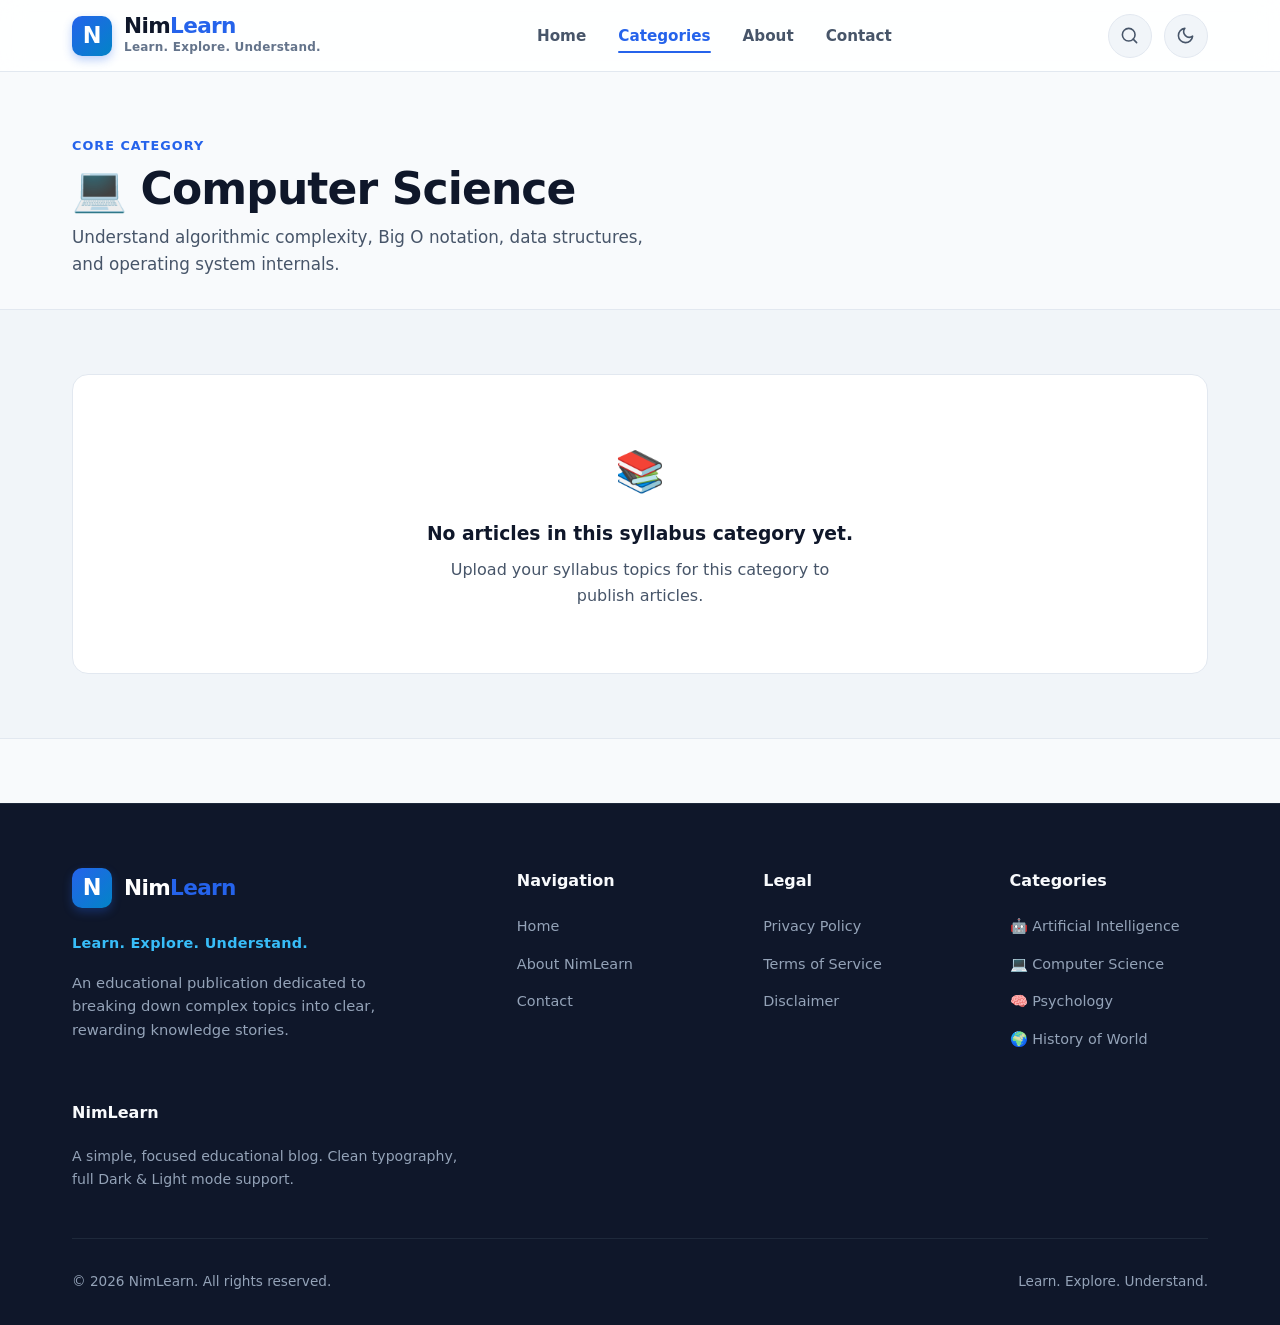
<file: categories/computer-science.html>
<!DOCTYPE html>
<html lang="en">
<head>
  <meta charset="UTF-8">
  <meta name="viewport" content="width=device-width, initial-scale=1.0">
  <title>Computer Science — NimLearn</title>
  <meta name="description" content="Explore articles on Computer Science algorithms, Big O notation, operating systems, and memory management on NimLearn.">
  
  <link rel="stylesheet" href="../css/style.css">
  <link rel="stylesheet" href="../css/responsive.css">
  
  <link rel="icon" href="data:image/svg+xml,<svg xmlns=%22http://www.w3.org/2000/svg%22 viewBox=%220 0 100 100%22><rect width=%22100%22 height=%22100%22 rx=%2220%22 fill=%22%232563eb%22/><text y=%2265%22 x=%2222%22 font-size=%2255%22 font-weight=%22bold%22 fill=%22%23ffffff%22>N</text></svg>">
</head>
<body data-category-slug="computer-science">

  <!-- Header -->
  <header class="site-header">
    <div class="container nav-container">
      <a href="../index.html" class="brand" aria-label="NimLearn Home">
        <div class="brand-icon">N</div>
        <div class="brand-text">
          <span class="brand-name">Nim<span>Learn</span></span>
          <span class="brand-tagline">Learn. Explore. Understand.</span>
        </div>
      </a>

      <nav aria-label="Main Navigation">
        <ul class="nav-links">
          <li><a href="../index.html" class="nav-link">Home</a></li>
          <li><a href="../index.html#categories" class="nav-link active">Categories</a></li>
          <li><a href="../about.html" class="nav-link">About</a></li>
          <li><a href="../contact.html" class="nav-link">Contact</a></li>
        </ul>
      </nav>

      <div class="nav-actions">
        <button class="search-trigger-btn" aria-label="Search articles" title="Search articles (Ctrl+K)">
          <svg width="19" height="19" viewBox="0 0 24 24" fill="none" stroke="currentColor" stroke-width="2" stroke-linecap="round" stroke-linejoin="round">
            <circle cx="11" cy="11" r="8"></circle>
            <line x1="21" y1="21" x2="16.65" y2="16.65"></line>
          </svg>
        </button>

        <button class="theme-toggle-btn" aria-label="Toggle theme" title="Toggle theme">
          <!-- Populated by theme.js -->
        </button>

        <button class="mobile-menu-btn" aria-label="Open mobile menu">
          <svg width="24" height="24" viewBox="0 0 24 24" fill="none" stroke="currentColor" stroke-width="2" stroke-linecap="round" stroke-linejoin="round">
            <line x1="3" y1="12" x2="21" y2="12"></line>
            <line x1="3" y1="6" x2="21" y2="6"></line>
            <line x1="3" y1="18" x2="21" y2="18"></line>
          </svg>
        </button>
      </div>
    </div>
  </header>

  <main>
    <section class="section" style="padding-bottom: 2rem;">
      <div class="container">
        <div class="section-kicker">Core Category</div>
        <h1 class="section-title" style="font-size: 2.75rem; margin-bottom: 0.5rem;">💻 Computer Science</h1>
        <p class="section-desc">Understand algorithmic complexity, Big O notation, data structures, and operating system internals.</p>
      </div>
    </section>

    <section class="section section-subtle">
      <div class="container">
        <div class="article-grid" id="categoryArticlesGrid"></div>
      </div>
    </section>
  </main>

  <!-- Footer -->
  <footer class="site-footer">
    <div class="container">
      <div class="footer-grid">
        <div class="footer-brand">
          <a href="../index.html" class="brand" style="margin-bottom: 0.5rem;">
            <div class="brand-icon">N</div>
            <div class="brand-text">
              <span class="brand-name" style="color: #ffffff;">Nim<span>Learn</span></span>
            </div>
          </a>
          <div class="footer-tagline">Learn. Explore. Understand.</div>
          <p class="footer-desc">
            An educational publication dedicated to breaking down complex topics into clear, rewarding knowledge stories.
          </p>
        </div>

        <div>
          <h4 class="footer-heading">Navigation</h4>
          <ul class="footer-links">
            <li><a href="../index.html" class="footer-link">Home</a></li>
            <li><a href="../about.html" class="footer-link">About NimLearn</a></li>
            <li><a href="../contact.html" class="footer-link">Contact</a></li>
          </ul>
        </div>

        <div>
          <h4 class="footer-heading">Legal</h4>
          <ul class="footer-links">
            <li><a href="../privacy-policy.html" class="footer-link">Privacy Policy</a></li>
            <li><a href="../terms-of-service.html" class="footer-link">Terms of Service</a></li>
            <li><a href="../disclaimer.html" class="footer-link">Disclaimer</a></li>
          </ul>
        </div>

        <div>
          <h4 class="footer-heading">Categories</h4>
          <ul class="footer-links">
            <li><a href="artificial-intelligence.html" class="footer-link">🤖 Artificial Intelligence</a></li>
            <li><a href="computer-science.html" class="footer-link">💻 Computer Science</a></li>
            <li><a href="psychology.html" class="footer-link">🧠 Psychology</a></li>
            <li><a href="history-of-world.html" class="footer-link">🌍 History of World</a></li>
          </ul>
        </div>

        <div>
          <h4 class="footer-heading">NimLearn</h4>
          <p style="font-size: 0.88rem; line-height: 1.6;">
            A simple, focused educational blog. Clean typography, full Dark & Light mode support.
          </p>
        </div>
      </div>

      <div class="footer-bottom">
        <div>© 2026 NimLearn. All rights reserved.</div>
        <div>Learn. Explore. Understand.</div>
      </div>
    </div>
  </footer>

  <!-- Scripts -->
  <script src="../js/articles.js"></script>
  <script src="../js/theme.js"></script>
  <script src="../js/search.js"></script>
  <script src="../js/main.js"></script>
</body>
</html>
</file>
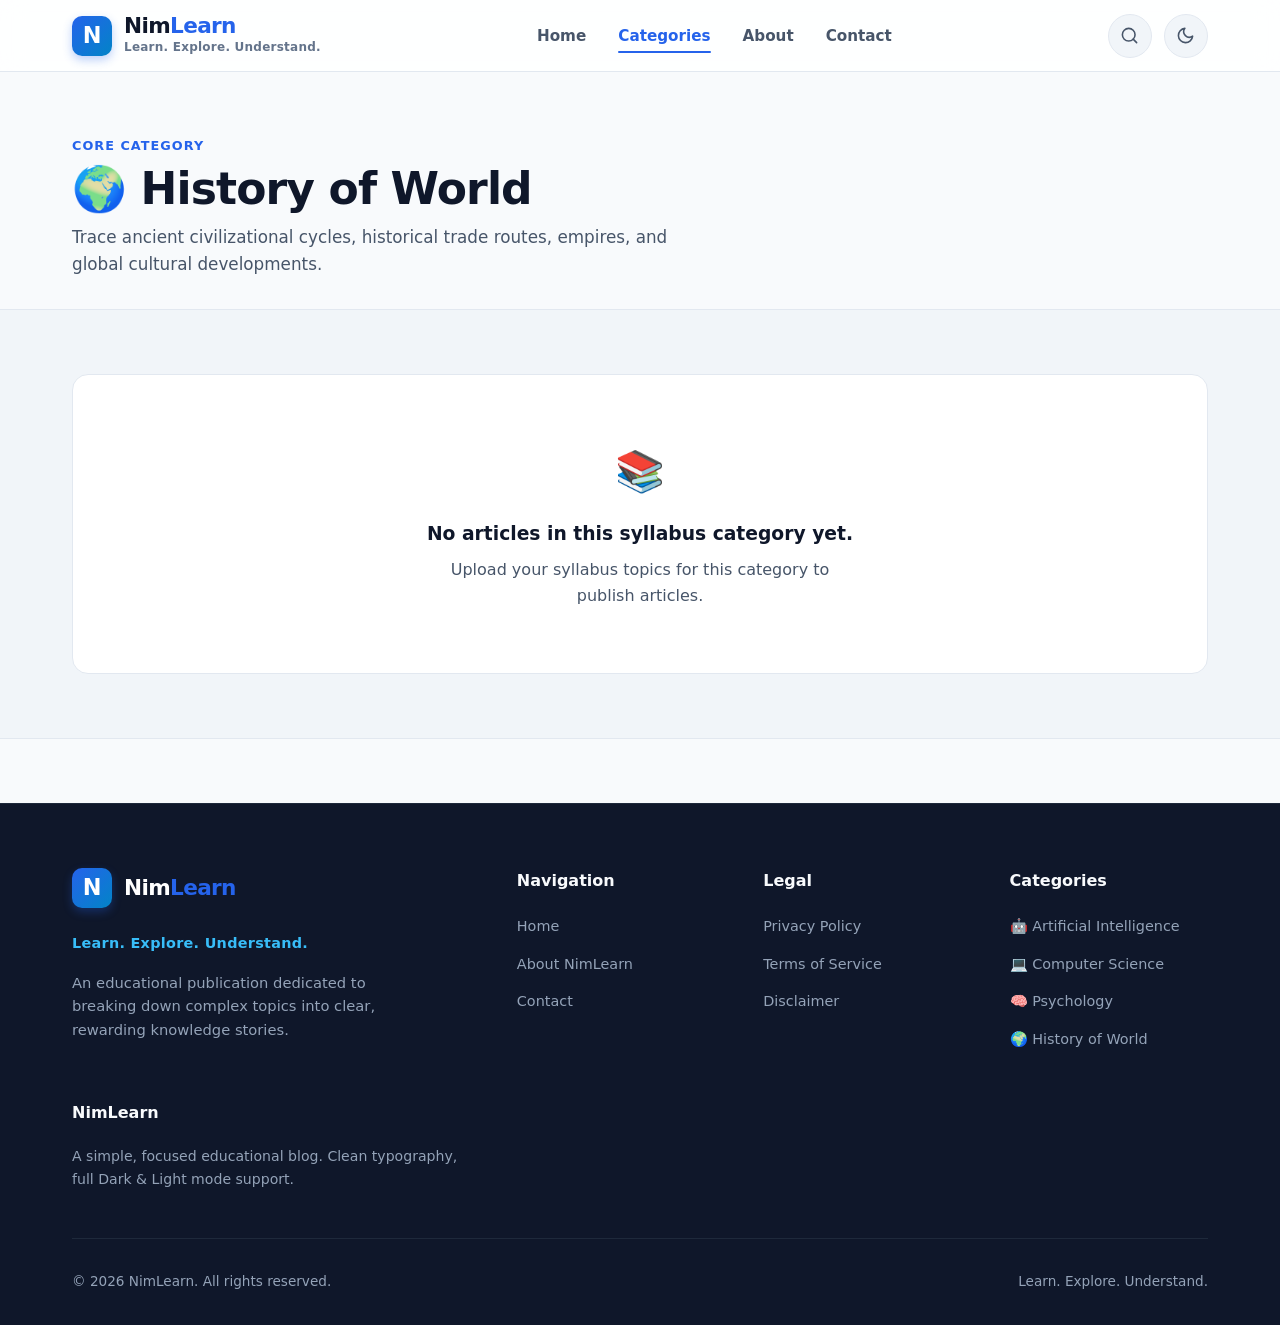
<file: categories/history-of-world.html>
<!DOCTYPE html>
<html lang="en">
<head>
  <meta charset="UTF-8">
  <meta name="viewport" content="width=device-width, initial-scale=1.0">
  <title>History of World — NimLearn</title>
  <meta name="description" content="Explore History of World articles on civilizational cycles, ancient empires, trade routes, and global developments on NimLearn.">
  
  <link rel="stylesheet" href="../css/style.css">
  <link rel="stylesheet" href="../css/responsive.css">
  
  <link rel="icon" href="data:image/svg+xml,<svg xmlns=%22http://www.w3.org/2000/svg%22 viewBox=%220 0 100 100%22><rect width=%22100%22 height=%22100%22 rx=%2220%22 fill=%22%232563eb%22/><text y=%2265%22 x=%2222%22 font-size=%2255%22 font-weight=%22bold%22 fill=%22%23ffffff%22>N</text></svg>">
</head>
<body data-category-slug="history-of-world">

  <!-- Header -->
  <header class="site-header">
    <div class="container nav-container">
      <a href="../index.html" class="brand" aria-label="NimLearn Home">
        <div class="brand-icon">N</div>
        <div class="brand-text">
          <span class="brand-name">Nim<span>Learn</span></span>
          <span class="brand-tagline">Learn. Explore. Understand.</span>
        </div>
      </a>

      <nav aria-label="Main Navigation">
        <ul class="nav-links">
          <li><a href="../index.html" class="nav-link">Home</a></li>
          <li><a href="../index.html#categories" class="nav-link active">Categories</a></li>
          <li><a href="../about.html" class="nav-link">About</a></li>
          <li><a href="../contact.html" class="nav-link">Contact</a></li>
        </ul>
      </nav>

      <div class="nav-actions">
        <button class="search-trigger-btn" aria-label="Search articles" title="Search articles (Ctrl+K)">
          <svg width="19" height="19" viewBox="0 0 24 24" fill="none" stroke="currentColor" stroke-width="2" stroke-linecap="round" stroke-linejoin="round">
            <circle cx="11" cy="11" r="8"></circle>
            <line x1="21" y1="21" x2="16.65" y2="16.65"></line>
          </svg>
        </button>

        <button class="theme-toggle-btn" aria-label="Toggle theme" title="Toggle theme">
          <!-- Populated by theme.js -->
        </button>

        <button class="mobile-menu-btn" aria-label="Open mobile menu">
          <svg width="24" height="24" viewBox="0 0 24 24" fill="none" stroke="currentColor" stroke-width="2" stroke-linecap="round" stroke-linejoin="round">
            <line x1="3" y1="12" x2="21" y2="12"></line>
            <line x1="3" y1="6" x2="21" y2="6"></line>
            <line x1="3" y1="18" x2="21" y2="18"></line>
          </svg>
        </button>
      </div>
    </div>
  </header>

  <main>
    <section class="section" style="padding-bottom: 2rem;">
      <div class="container">
        <div class="section-kicker">Core Category</div>
        <h1 class="section-title" style="font-size: 2.75rem; margin-bottom: 0.5rem;">🌍 History of World</h1>
        <p class="section-desc">Trace ancient civilizational cycles, historical trade routes, empires, and global cultural developments.</p>
      </div>
    </section>

    <section class="section section-subtle">
      <div class="container">
        <div class="article-grid" id="categoryArticlesGrid"></div>
      </div>
    </section>
  </main>

  <!-- Footer -->
  <footer class="site-footer">
    <div class="container">
      <div class="footer-grid">
        <div class="footer-brand">
          <a href="../index.html" class="brand" style="margin-bottom: 0.5rem;">
            <div class="brand-icon">N</div>
            <div class="brand-text">
              <span class="brand-name" style="color: #ffffff;">Nim<span>Learn</span></span>
            </div>
          </a>
          <div class="footer-tagline">Learn. Explore. Understand.</div>
          <p class="footer-desc">
            An educational publication dedicated to breaking down complex topics into clear, rewarding knowledge stories.
          </p>
        </div>

        <div>
          <h4 class="footer-heading">Navigation</h4>
          <ul class="footer-links">
            <li><a href="../index.html" class="footer-link">Home</a></li>
            <li><a href="../about.html" class="footer-link">About NimLearn</a></li>
            <li><a href="../contact.html" class="footer-link">Contact</a></li>
          </ul>
        </div>

        <div>
          <h4 class="footer-heading">Legal</h4>
          <ul class="footer-links">
            <li><a href="../privacy-policy.html" class="footer-link">Privacy Policy</a></li>
            <li><a href="../terms-of-service.html" class="footer-link">Terms of Service</a></li>
            <li><a href="../disclaimer.html" class="footer-link">Disclaimer</a></li>
          </ul>
        </div>

        <div>
          <h4 class="footer-heading">Categories</h4>
          <ul class="footer-links">
            <li><a href="artificial-intelligence.html" class="footer-link">🤖 Artificial Intelligence</a></li>
            <li><a href="computer-science.html" class="footer-link">💻 Computer Science</a></li>
            <li><a href="psychology.html" class="footer-link">🧠 Psychology</a></li>
            <li><a href="history-of-world.html" class="footer-link">🌍 History of World</a></li>
          </ul>
        </div>

        <div>
          <h4 class="footer-heading">NimLearn</h4>
          <p style="font-size: 0.88rem; line-height: 1.6;">
            A simple, focused educational blog. Clean typography, full Dark & Light mode support.
          </p>
        </div>
      </div>

      <div class="footer-bottom">
        <div>© 2026 NimLearn. All rights reserved.</div>
        <div>Learn. Explore. Understand.</div>
      </div>
    </div>
  </footer>

  <!-- Scripts -->
  <script src="../js/articles.js"></script>
  <script src="../js/theme.js"></script>
  <script src="../js/search.js"></script>
  <script src="../js/main.js"></script>
</body>
</html>
</file>
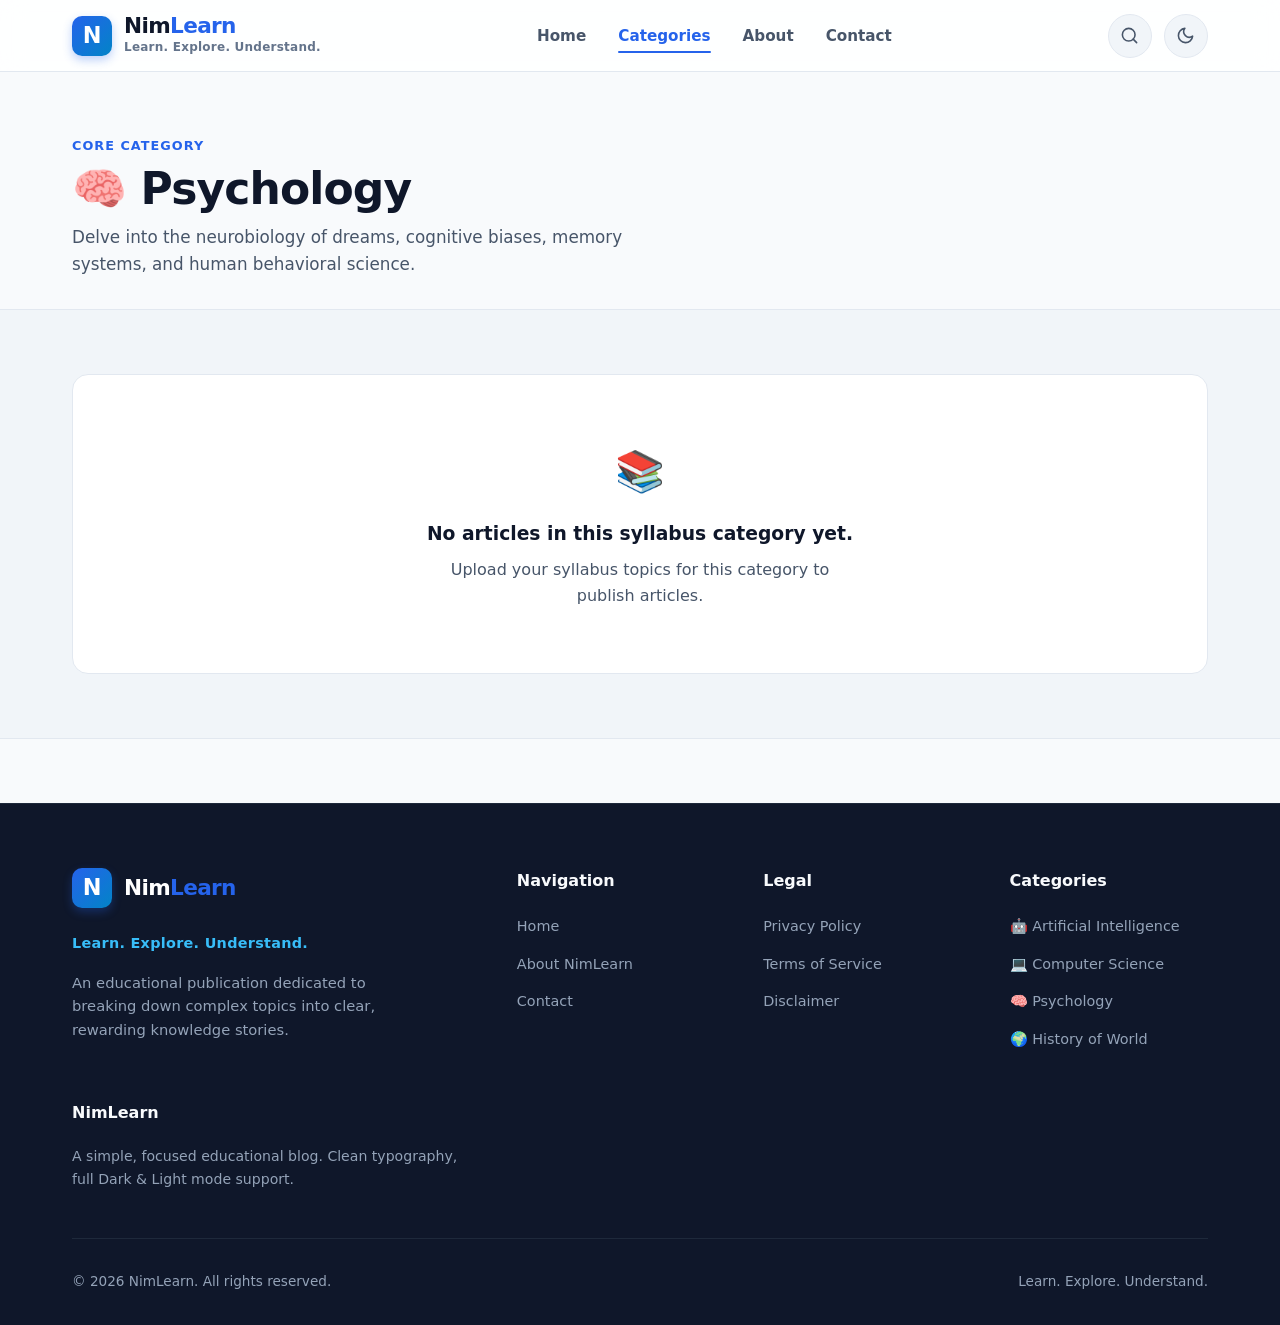
<file: categories/psychology.html>
<!DOCTYPE html>
<html lang="en">
<head>
  <meta charset="UTF-8">
  <meta name="viewport" content="width=device-width, initial-scale=1.0">
  <title>Psychology — NimLearn</title>
  <meta name="description" content="Explore Psychology articles on cognitive biases, human behavior, sleep neurobiology, and memory systems on NimLearn.">
  
  <link rel="stylesheet" href="../css/style.css">
  <link rel="stylesheet" href="../css/responsive.css">
  
  <link rel="icon" href="data:image/svg+xml,<svg xmlns=%22http://www.w3.org/2000/svg%22 viewBox=%220 0 100 100%22><rect width=%22100%22 height=%22100%22 rx=%2220%22 fill=%22%232563eb%22/><text y=%2265%22 x=%2222%22 font-size=%2255%22 font-weight=%22bold%22 fill=%22%23ffffff%22>N</text></svg>">
</head>
<body data-category-slug="psychology">

  <!-- Header -->
  <header class="site-header">
    <div class="container nav-container">
      <a href="../index.html" class="brand" aria-label="NimLearn Home">
        <div class="brand-icon">N</div>
        <div class="brand-text">
          <span class="brand-name">Nim<span>Learn</span></span>
          <span class="brand-tagline">Learn. Explore. Understand.</span>
        </div>
      </a>

      <nav aria-label="Main Navigation">
        <ul class="nav-links">
          <li><a href="../index.html" class="nav-link">Home</a></li>
          <li><a href="../index.html#categories" class="nav-link active">Categories</a></li>
          <li><a href="../about.html" class="nav-link">About</a></li>
          <li><a href="../contact.html" class="nav-link">Contact</a></li>
        </ul>
      </nav>

      <div class="nav-actions">
        <button class="search-trigger-btn" aria-label="Search articles" title="Search articles (Ctrl+K)">
          <svg width="19" height="19" viewBox="0 0 24 24" fill="none" stroke="currentColor" stroke-width="2" stroke-linecap="round" stroke-linejoin="round">
            <circle cx="11" cy="11" r="8"></circle>
            <line x1="21" y1="21" x2="16.65" y2="16.65"></line>
          </svg>
        </button>

        <button class="theme-toggle-btn" aria-label="Toggle theme" title="Toggle theme">
          <!-- Populated by theme.js -->
        </button>

        <button class="mobile-menu-btn" aria-label="Open mobile menu">
          <svg width="24" height="24" viewBox="0 0 24 24" fill="none" stroke="currentColor" stroke-width="2" stroke-linecap="round" stroke-linejoin="round">
            <line x1="3" y1="12" x2="21" y2="12"></line>
            <line x1="3" y1="6" x2="21" y2="6"></line>
            <line x1="3" y1="18" x2="21" y2="18"></line>
          </svg>
        </button>
      </div>
    </div>
  </header>

  <main>
    <section class="section" style="padding-bottom: 2rem;">
      <div class="container">
        <div class="section-kicker">Core Category</div>
        <h1 class="section-title" style="font-size: 2.75rem; margin-bottom: 0.5rem;">🧠 Psychology</h1>
        <p class="section-desc">Delve into the neurobiology of dreams, cognitive biases, memory systems, and human behavioral science.</p>
      </div>
    </section>

    <section class="section section-subtle">
      <div class="container">
        <div class="article-grid" id="categoryArticlesGrid"></div>
      </div>
    </section>
  </main>

  <!-- Footer -->
  <footer class="site-footer">
    <div class="container">
      <div class="footer-grid">
        <div class="footer-brand">
          <a href="../index.html" class="brand" style="margin-bottom: 0.5rem;">
            <div class="brand-icon">N</div>
            <div class="brand-text">
              <span class="brand-name" style="color: #ffffff;">Nim<span>Learn</span></span>
            </div>
          </a>
          <div class="footer-tagline">Learn. Explore. Understand.</div>
          <p class="footer-desc">
            An educational publication dedicated to breaking down complex topics into clear, rewarding knowledge stories.
          </p>
        </div>

        <div>
          <h4 class="footer-heading">Navigation</h4>
          <ul class="footer-links">
            <li><a href="../index.html" class="footer-link">Home</a></li>
            <li><a href="../about.html" class="footer-link">About NimLearn</a></li>
            <li><a href="../contact.html" class="footer-link">Contact</a></li>
          </ul>
        </div>

        <div>
          <h4 class="footer-heading">Legal</h4>
          <ul class="footer-links">
            <li><a href="../privacy-policy.html" class="footer-link">Privacy Policy</a></li>
            <li><a href="../terms-of-service.html" class="footer-link">Terms of Service</a></li>
            <li><a href="../disclaimer.html" class="footer-link">Disclaimer</a></li>
          </ul>
        </div>

        <div>
          <h4 class="footer-heading">Categories</h4>
          <ul class="footer-links">
            <li><a href="artificial-intelligence.html" class="footer-link">🤖 Artificial Intelligence</a></li>
            <li><a href="computer-science.html" class="footer-link">💻 Computer Science</a></li>
            <li><a href="psychology.html" class="footer-link">🧠 Psychology</a></li>
            <li><a href="history-of-world.html" class="footer-link">🌍 History of World</a></li>
          </ul>
        </div>

        <div>
          <h4 class="footer-heading">NimLearn</h4>
          <p style="font-size: 0.88rem; line-height: 1.6;">
            A simple, focused educational blog. Clean typography, full Dark & Light mode support.
          </p>
        </div>
      </div>

      <div class="footer-bottom">
        <div>© 2026 NimLearn. All rights reserved.</div>
        <div>Learn. Explore. Understand.</div>
      </div>
    </div>
  </footer>

  <!-- Scripts -->
  <script src="../js/articles.js"></script>
  <script src="../js/theme.js"></script>
  <script src="../js/search.js"></script>
  <script src="../js/main.js"></script>
</body>
</html>
</file>
<file: css/style.css>
/* ==========================================================================
   NimLearn - Core Design System & Stylesheet
   Tagline: "Learn. Explore. Understand."
   Categories: Artificial Intelligence, Computer Science, Psychology, History of World
   ========================================================================== */

/* --------------------------------------------------------------------------
   1. Theme Variables (Light Mode Default & Dark Mode Overrides)
   -------------------------------------------------------------------------- */
:root {
  /* Color Palette - Light Mode */
  --bg-primary: #f8fafc;
  --bg-surface: #ffffff;
  --bg-surface-elevated: #ffffff;
  --bg-subtle: #f1f5f9;
  --bg-header: rgba(255, 255, 255, 0.85);

  --text-primary: #0f172a;
  --text-secondary: #475569;
  --text-muted: #64748b;
  --text-inverse: #ffffff;

  --border-color: #e2e8f0;
  --border-subtle: #cbd5e1;

  /* Accent & Category Colors */
  --accent-primary: #2563eb;
  --accent-hover: #1d4ed8;
  --accent-light: #eff6ff;

  --category-ai: #2563eb;
  --category-cs: #0284c7;
  --category-psychology: #7c3aed;
  --category-history: #d97706;

  --badge-ai-bg: rgba(37, 99, 235, 0.1);
  --badge-cs-bg: rgba(2, 132, 199, 0.1);
  --badge-psychology-bg: rgba(124, 58, 237, 0.1);
  --badge-history-bg: rgba(217, 119, 6, 0.1);

  /* Shadows */
  --shadow-sm: 0 1px 2px 0 rgba(0, 0, 0, 0.05);
  --shadow-md: 0 4px 6px -1px rgba(0, 0, 0, 0.07), 0 2px 4px -2px rgba(0, 0, 0, 0.05);
  --shadow-lg: 0 10px 15px -3px rgba(0, 0, 0, 0.08), 0 4px 6px -4px rgba(0, 0, 0, 0.04);
  --shadow-xl: 0 20px 25px -5px rgba(0, 0, 0, 0.1), 0 8px 10px -6px rgba(0, 0, 0, 0.04);

  /* Radius & Transitions */
  --radius-sm: 0.375rem;
  --radius-md: 0.625rem;
  --radius-lg: 1rem;
  --radius-full: 9999px;

  --transition-fast: 0.15s ease;
  --transition-normal: 0.25s ease;
  --transition-slow: 0.4s ease;

  /* Layout */
  --container-max: 1200px;
  --header-height: 72px;
}

/* Dark Mode Overrides */
[data-theme="dark"] {
  --bg-primary: #0b1120;
  --bg-surface: #1e293b;
  --bg-surface-elevated: #334155;
  --bg-subtle: #0f172a;
  --bg-header: rgba(15, 23, 42, 0.88);

  --text-primary: #f8fafc;
  --text-secondary: #cbd5e1;
  --text-muted: #94a3b8;
  --text-inverse: #0f172a;

  --border-color: #334155;
  --border-subtle: #475569;

  --accent-primary: #38bdf8;
  --accent-hover: #7dd3fc;
  --accent-light: rgba(56, 189, 248, 0.12);

  --badge-ai-bg: rgba(56, 189, 248, 0.15);
  --badge-cs-bg: rgba(56, 189, 248, 0.15);
  --badge-psychology-bg: rgba(167, 139, 250, 0.15);
  --badge-history-bg: rgba(251, 191, 36, 0.15);

  --shadow-sm: 0 1px 2px 0 rgba(0, 0, 0, 0.4);
  --shadow-md: 0 4px 6px -1px rgba(0, 0, 0, 0.4), 0 2px 4px -2px rgba(0, 0, 0, 0.3);
  --shadow-lg: 0 10px 15px -3px rgba(0, 0, 0, 0.5), 0 4px 6px -4px rgba(0, 0, 0, 0.4);
  --shadow-xl: 0 20px 25px -5px rgba(0, 0, 0, 0.6), 0 8px 10px -6px rgba(0, 0, 0, 0.5);
}

/* --------------------------------------------------------------------------
   2. Reset & Base Styles
   -------------------------------------------------------------------------- */
*, *::before, *::after {
  box-sizing: border-box;
  margin: 0;
  padding: 0;
}

html {
  scroll-behavior: smooth;
  font-size: 16px;
  -webkit-text-size-adjust: 100%;
}

body {
  font-family: system-ui, -apple-system, BlinkMacSystemFont, 'Segoe UI', Roboto, Oxygen, Ubuntu, Cantarell, 'Helvetica Neue', sans-serif;
  background-color: var(--bg-primary);
  color: var(--text-primary);
  line-height: 1.6;
  min-height: 100vh;
  display: flex;
  flex-direction: column;
  transition: background-color var(--transition-normal), color var(--transition-normal);
  -webkit-font-smoothing: antialiased;
}

a {
  color: inherit;
  text-decoration: none;
  transition: color var(--transition-fast);
}

img {
  max-width: 100%;
  height: auto;
  display: block;
}

button, input, textarea {
  font: inherit;
  color: inherit;
}

button {
  cursor: pointer;
  border: none;
  background: none;
}

ul, ol {
  list-style: none;
}

/* --------------------------------------------------------------------------
   3. Container & Layout Helpers
   -------------------------------------------------------------------------- */
.container {
  width: 100%;
  max-width: var(--container-max);
  margin-left: auto;
  margin-right: auto;
  padding-left: 1.5rem;
  padding-right: 1.5rem;
}

main {
  flex: 1;
}

.section {
  padding-top: 4rem;
  padding-bottom: 4rem;
}

.section-subtle {
  background-color: var(--bg-subtle);
  border-top: 1px solid var(--border-color);
  border-bottom: 1px solid var(--border-color);
}

.section-header {
  display: flex;
  justify-content: space-between;
  align-items: flex-end;
  margin-bottom: 2.5rem;
  flex-wrap: wrap;
  gap: 1rem;
}

.section-header-center {
  text-align: center;
  flex-direction: column;
  align-items: center;
}

.section-kicker {
  font-size: 0.8rem;
  font-weight: 700;
  text-transform: uppercase;
  letter-spacing: 0.08em;
  color: var(--accent-primary);
  margin-bottom: 0.4rem;
}

.section-title {
  font-size: 2rem;
  font-weight: 800;
  line-height: 1.2;
  letter-spacing: -0.02em;
  color: var(--text-primary);
}

.section-desc {
  font-size: 1.05rem;
  color: var(--text-secondary);
  margin-top: 0.5rem;
  max-width: 600px;
}

.view-all-link {
  font-size: 0.95rem;
  font-weight: 700;
  color: var(--accent-primary);
  display: inline-flex;
  align-items: center;
  gap: 0.35rem;
}

.view-all-link:hover {
  color: var(--accent-hover);
  transform: translateX(3px);
}

/* --------------------------------------------------------------------------
   4. Header & Sticky Navigation
   -------------------------------------------------------------------------- */
.site-header {
  position: sticky;
  top: 0;
  z-index: 100;
  height: var(--header-height);
  background-color: var(--bg-header);
  backdrop-filter: blur(12px);
  -webkit-backdrop-filter: blur(12px);
  border-bottom: 1px solid var(--border-color);
  transition: background-color var(--transition-normal), border-color var(--transition-normal);
}

.nav-container {
  height: 100%;
  display: flex;
  align-items: center;
  justify-content: space-between;
}

.brand {
  display: flex;
  align-items: center;
  gap: 0.75rem;
}

.brand-icon {
  width: 40px;
  height: 40px;
  border-radius: var(--radius-md);
  background: linear-gradient(135deg, #2563eb, #0284c7);
  color: #ffffff;
  font-weight: 900;
  font-size: 1.4rem;
  display: flex;
  align-items: center;
  justify-content: center;
  box-shadow: 0 4px 10px rgba(37, 99, 235, 0.3);
}

.brand-text {
  display: flex;
  flex-direction: column;
}

.brand-name {
  font-size: 1.35rem;
  font-weight: 800;
  letter-spacing: -0.03em;
  color: var(--text-primary);
  line-height: 1.1;
}

.brand-name span {
  color: var(--accent-primary);
}

.brand-tagline {
  font-size: 0.75rem;
  font-weight: 600;
  color: var(--text-muted);
  letter-spacing: 0.02em;
}

.nav-links {
  display: flex;
  align-items: center;
  gap: 2rem;
}

.nav-link {
  font-size: 0.95rem;
  font-weight: 600;
  color: var(--text-secondary);
  position: relative;
  padding: 0.5rem 0;
}

.nav-link:hover, .nav-link.active {
  color: var(--accent-primary);
}

.nav-link.active::after {
  content: '';
  position: absolute;
  bottom: 0;
  left: 0;
  width: 100%;
  height: 2px;
  background-color: var(--accent-primary);
  border-radius: var(--radius-full);
}

.nav-actions {
  display: flex;
  align-items: center;
  gap: 0.75rem;
}

.theme-toggle-btn, .search-trigger-btn {
  width: 40px;
  height: 40px;
  border-radius: var(--radius-full);
  display: flex;
  align-items: center;
  justify-content: center;
  color: var(--text-secondary);
  background-color: var(--bg-subtle);
  border: 1px solid var(--border-color);
  transition: all var(--transition-fast);
}

.theme-toggle-btn:hover, .search-trigger-btn:hover {
  color: var(--text-primary);
  background-color: var(--border-color);
  transform: translateY(-1px);
}

.mobile-menu-btn {
  display: none;
  width: 40px;
  height: 40px;
  border-radius: var(--radius-md);
  align-items: center;
  justify-content: center;
  color: var(--text-primary);
  background-color: var(--bg-subtle);
  border: 1px solid var(--border-color);
}

/* --------------------------------------------------------------------------
   5. Buttons & Badges
   -------------------------------------------------------------------------- */
.btn {
  display: inline-flex;
  align-items: center;
  justify-content: center;
  gap: 0.5rem;
  padding: 0.65rem 1.25rem;
  font-size: 0.95rem;
  font-weight: 700;
  border-radius: var(--radius-md);
  transition: all var(--transition-fast);
  text-align: center;
}

.btn-primary {
  background-color: var(--accent-primary);
  color: #ffffff;
  box-shadow: 0 4px 12px rgba(37, 99, 235, 0.25);
}

.btn-primary:hover {
  background-color: var(--accent-hover);
  transform: translateY(-2px);
  box-shadow: 0 6px 16px rgba(37, 99, 235, 0.35);
}

.btn-secondary {
  background-color: var(--bg-subtle);
  color: var(--text-primary);
  border: 1px solid var(--border-color);
}

.btn-secondary:hover {
  background-color: var(--border-color);
  transform: translateY(-2px);
}

.btn-lg {
  padding: 0.85rem 1.75rem;
  font-size: 1.05rem;
  border-radius: var(--radius-lg);
}

.btn-sm {
  padding: 0.4rem 0.85rem;
  font-size: 0.85rem;
  border-radius: var(--radius-sm);
}

.badge {
  display: inline-flex;
  align-items: center;
  gap: 0.35rem;
  padding: 0.3rem 0.7rem;
  font-size: 0.78rem;
  font-weight: 700;
  border-radius: var(--radius-full);
  letter-spacing: 0.01em;
}

.badge-ai, .badge-artificial-intelligence {
  background-color: var(--badge-ai-bg);
  color: var(--category-ai);
}

.badge-cs, .badge-computer-science {
  background-color: var(--badge-cs-bg);
  color: var(--category-cs);
}

.badge-psychology {
  background-color: var(--badge-psychology-bg);
  color: var(--category-psychology);
}

.badge-history, .badge-history-of-world {
  background-color: var(--badge-history-bg);
  color: var(--category-history);
}

/* --------------------------------------------------------------------------
   6. Homepage Hero Section
   -------------------------------------------------------------------------- */
.hero {
  padding-top: 4.5rem;
  padding-bottom: 4.5rem;
  background: radial-gradient(circle at 50% 0%, var(--accent-light) 0%, transparent 60%);
  position: relative;
  overflow: hidden;
}

.hero-grid {
  display: flex;
  flex-direction: column;
  align-items: center;
  text-align: center;
}

.hero-tag {
  display: inline-flex;
  align-items: center;
  gap: 0.5rem;
  padding: 0.4rem 0.9rem;
  background-color: var(--bg-surface);
  border: 1px solid var(--border-color);
  border-radius: var(--radius-full);
  font-size: 0.85rem;
  font-weight: 700;
  color: var(--accent-primary);
  margin-bottom: 1.25rem;
  box-shadow: var(--shadow-sm);
}

.hero-title {
  font-size: 3.25rem;
  font-weight: 900;
  line-height: 1.15;
  letter-spacing: -0.03em;
  color: var(--text-primary);
  margin-bottom: 1.25rem;
}

.hero-title span {
  background: linear-gradient(135deg, var(--accent-primary), #0284c7);
  -webkit-background-clip: text;
  -webkit-text-fill-color: transparent;
}

.hero-subtitle {
  font-size: 1.2rem;
  color: var(--text-secondary);
  line-height: 1.6;
  margin-bottom: 2rem;
  max-width: 680px;
  margin-left: auto;
  margin-right: auto;
}

.hero-buttons {
  display: flex;
  justify-content: center;
  gap: 1rem;
  flex-wrap: wrap;
}

.hero-card-stack {
  position: relative;
}

.hero-orbit-card {
  background-color: var(--bg-surface);
  border: 1px solid var(--border-color);
  border-radius: var(--radius-lg);
  padding: 1.5rem;
  box-shadow: var(--shadow-xl);
  transition: transform var(--transition-normal);
}

.hero-orbit-card:hover {
  transform: translateY(-4px);
}

.hero-card-main {
  position: relative;
  z-index: 2;
  display: flex;
  flex-direction: column;
  gap: 1rem;
}

.hero-card-badge {
  font-size: 0.75rem;
  font-weight: 800;
  color: var(--category-ai);
  text-transform: uppercase;
  letter-spacing: 0.05em;
  display: flex;
  align-items: center;
  gap: 0.4rem;
}

.hero-card-float-1 {
  position: absolute;
  top: -2rem;
  left: -2rem;
  z-index: 3;
  padding: 0.85rem 1.25rem;
  display: flex;
  align-items: center;
  gap: 0.85rem;
  background-color: var(--bg-surface-elevated);
  border: 1px solid var(--border-color);
  box-shadow: var(--shadow-lg);
}

.hero-card-float-2 {
  position: absolute;
  bottom: -2rem;
  right: -1.5rem;
  z-index: 3;
  padding: 0.85rem 1.25rem;
  display: flex;
  align-items: center;
  gap: 0.85rem;
  background-color: var(--bg-surface-elevated);
  border: 1px solid var(--border-color);
  box-shadow: var(--shadow-lg);
}

/* --------------------------------------------------------------------------
   7. Four Categories Grid Section
   -------------------------------------------------------------------------- */
.category-cards-grid {
  display: grid;
  grid-template-columns: repeat(4, 1fr);
  gap: 1.5rem;
}

.category-card {
  background-color: var(--bg-surface);
  border: 1px solid var(--border-color);
  border-radius: var(--radius-lg);
  padding: 1.75rem;
  display: flex;
  flex-direction: column;
  justify-content: space-between;
  transition: all var(--transition-normal);
  position: relative;
  overflow: hidden;
}

.category-card::before {
  content: '';
  position: absolute;
  top: 0;
  left: 0;
  width: 100%;
  height: 4px;
  background: var(--category-color, var(--accent-primary));
}

.category-card:hover {
  transform: translateY(-6px);
  box-shadow: var(--shadow-lg);
  border-color: var(--border-subtle);
}

.category-card-icon {
  font-size: 2.25rem;
  margin-bottom: 1rem;
  width: 54px;
  height: 54px;
  display: flex;
  align-items: center;
  justify-content: center;
  background-color: var(--bg-subtle);
  border-radius: var(--radius-md);
}

.category-card-title {
  font-size: 1.25rem;
  font-weight: 800;
  color: var(--text-primary);
  margin-bottom: 0.5rem;
}

.category-card-desc {
  font-size: 0.9rem;
  color: var(--text-secondary);
  line-height: 1.5;
  margin-bottom: 1.5rem;
  flex: 1;
}

.category-card-footer {
  display: flex;
  align-items: center;
  justify-content: space-between;
  padding-top: 1rem;
  border-top: 1px solid var(--border-color);
  font-size: 0.85rem;
  font-weight: 700;
  color: var(--category-color, var(--accent-primary));
}

/* Category Pill Navigation Strip */
.category-pill-list {
  display: flex;
  align-items: center;
  justify-content: center;
  gap: 0.75rem;
  flex-wrap: wrap;
}

.category-pill {
  padding: 0.6rem 1.2rem;
  border-radius: var(--radius-full);
  background-color: var(--bg-surface);
  border: 1px solid var(--border-color);
  color: var(--text-secondary);
  font-size: 0.9rem;
  font-weight: 700;
  display: inline-flex;
  align-items: center;
  gap: 0.4rem;
  transition: all var(--transition-fast);
}

.category-pill:hover, .category-pill.active {
  background-color: var(--accent-primary);
  color: #ffffff;
  border-color: var(--accent-primary);
  box-shadow: 0 4px 12px rgba(37, 99, 235, 0.25);
}

/* --------------------------------------------------------------------------
   8. Article Card & Grid System
   -------------------------------------------------------------------------- */
.article-grid {
  display: grid;
  grid-template-columns: repeat(3, 1fr);
  gap: 2rem;
}

.article-card {
  background-color: var(--bg-surface);
  border: 1px solid var(--border-color);
  border-radius: var(--radius-lg);
  overflow: hidden;
  display: flex;
  flex-direction: column;
  transition: all var(--transition-normal);
}

.article-card:hover {
  transform: translateY(-4px);
  box-shadow: var(--shadow-lg);
  border-color: var(--border-subtle);
}

.article-card-thumb-link {
  position: relative;
  aspect-ratio: 16 / 9;
  overflow: hidden;
  background-color: var(--bg-subtle);
}

.article-card-thumb {
  width: 100%;
  height: 100%;
  object-fit: cover;
  transition: transform var(--transition-slow);
}

.article-card:hover .article-card-thumb {
  transform: scale(1.05);
}

.article-card-category-overlay {
  position: absolute;
  top: 1rem;
  left: 1rem;
  z-index: 2;
}

.article-card-body {
  padding: 1.5rem;
  display: flex;
  flex-direction: column;
  flex: 1;
}

.article-card-meta {
  display: flex;
  align-items: center;
  gap: 0.5rem;
  font-size: 0.8rem;
  color: var(--text-muted);
  font-weight: 600;
  margin-bottom: 0.75rem;
}

.meta-dot {
  width: 3px;
  height: 3px;
  border-radius: 50%;
  background-color: var(--text-muted);
}

.article-card-title {
  font-size: 1.2rem;
  font-weight: 800;
  line-height: 1.35;
  margin-bottom: 0.65rem;
  color: var(--text-primary);
}

.article-card-title a:hover {
  color: var(--accent-primary);
}

.article-card-excerpt {
  font-size: 0.92rem;
  color: var(--text-secondary);
  line-height: 1.55;
  margin-bottom: 1.5rem;
  flex: 1;
  display: -webkit-box;
  -webkit-line-clamp: 3;
  -webkit-box-orient: vertical;
  overflow: hidden;
}

.article-card-footer {
  display: flex;
  align-items: center;
  justify-content: space-between;
  border-top: 1px solid var(--border-color);
  padding-top: 1rem;
}

.article-author-mini {
  display: flex;
  align-items: center;
  gap: 0.6rem;
}

.author-avatar-mini {
  width: 28px;
  height: 28px;
  border-radius: 50%;
  object-fit: cover;
}

.author-name-mini {
  font-size: 0.82rem;
  font-weight: 700;
  color: var(--text-primary);
}

.article-read-link {
  font-size: 0.85rem;
  font-weight: 700;
  color: var(--accent-primary);
  display: inline-flex;
  align-items: center;
  gap: 0.25rem;
}

/* Featured Hero Article Card */
.featured-hero-card {
  display: grid;
  grid-template-columns: 1.2fr 1fr;
  background-color: var(--bg-surface);
  border: 1px solid var(--border-color);
  border-radius: var(--radius-lg);
  overflow: hidden;
  box-shadow: var(--shadow-md);
  margin-bottom: 3rem;
}

.featured-hero-media {
  position: relative;
  min-height: 340px;
  overflow: hidden;
  background-color: var(--bg-subtle);
}

.featured-hero-media img {
  width: 100%;
  height: 100%;
  object-fit: cover;
}

.featured-hero-content {
  padding: 2.5rem;
  display: flex;
  flex-direction: column;
  justify-content: center;
  gap: 1rem;
}

.featured-hero-title {
  font-size: 1.85rem;
  font-weight: 900;
  line-height: 1.25;
  color: var(--text-primary);
}

.featured-hero-title a:hover {
  color: var(--accent-primary);
}

/* --------------------------------------------------------------------------
   9. Article Reader Page (Single Article View)
   -------------------------------------------------------------------------- */
.reading-progress-bar {
  position: fixed;
  top: 0;
  left: 0;
  height: 3px;
  background: linear-gradient(to right, #2563eb, #38bdf8);
  z-index: 101;
  width: 0%;
  transition: width 0.1s ease-out;
}

.article-single-view {
  max-width: 820px;
  margin: 0 auto;
  padding: 3rem 1.5rem 5rem 1.5rem;
}

.article-header {
  margin-bottom: 2.5rem;
}

.article-header-meta-top {
  display: flex;
  align-items: center;
  gap: 0.75rem;
  margin-bottom: 1.25rem;
}

.article-main-title {
  font-size: 2.85rem;
  font-weight: 900;
  line-height: 1.18;
  letter-spacing: -0.03em;
  color: var(--text-primary);
  margin-bottom: 1rem;
}

.article-subtitle {
  font-size: 1.3rem;
  color: var(--text-secondary);
  line-height: 1.5;
  margin-bottom: 2rem;
}

.article-author-bar {
  display: flex;
  align-items: center;
  justify-content: space-between;
  padding-top: 1.5rem;
  padding-bottom: 1.5rem;
  border-top: 1px solid var(--border-color);
  border-bottom: 1px solid var(--border-color);
  flex-wrap: wrap;
  gap: 1rem;
}

.article-author-profile {
  display: flex;
  align-items: center;
  gap: 1rem;
}

.article-author-avatar {
  width: 48px;
  height: 48px;
  border-radius: 50%;
  object-fit: cover;
}

.article-author-name {
  font-size: 1rem;
  font-weight: 800;
  color: var(--text-primary);
  display: block;
}

.article-author-role {
  font-size: 0.85rem;
  color: var(--text-muted);
}

.article-featured-media-wrapper {
  margin-bottom: 3rem;
  border-radius: var(--radius-lg);
  overflow: hidden;
  background-color: var(--bg-subtle);
  box-shadow: var(--shadow-md);
}

.article-featured-img {
  width: 100%;
  max-height: 480px;
  object-fit: cover;
}

.article-media-caption {
  padding: 0.75rem 1rem;
  font-size: 0.85rem;
  color: var(--text-muted);
  text-align: center;
  background-color: var(--bg-surface);
  border-top: 1px solid var(--border-color);
}

.article-body-wrapper {
  font-size: 1.125rem;
  line-height: 1.8;
  color: var(--text-primary);
}

.article-body-wrapper p {
  margin-bottom: 1.75rem;
}

.article-body-wrapper h2 {
  font-size: 1.75rem;
  font-weight: 800;
  letter-spacing: -0.02em;
  margin-top: 2.75rem;
  margin-bottom: 1rem;
  color: var(--text-primary);
}

.article-body-wrapper h3 {
  font-size: 1.35rem;
  font-weight: 700;
  margin-top: 2rem;
  margin-bottom: 0.75rem;
  color: var(--text-primary);
}

.article-lead {
  font-size: 1.25rem;
  font-weight: 500;
  line-height: 1.7;
  color: var(--text-secondary);
}

.callout-box {
  background-color: var(--bg-surface);
  border-left: 4px solid var(--accent-primary);
  border-radius: var(--radius-md);
  padding: 1.5rem;
  margin: 2rem 0;
  box-shadow: var(--shadow-sm);
  display: flex;
  gap: 1rem;
}

.callout-icon {
  font-size: 1.5rem;
}

.callout-content h4 {
  font-size: 1.05rem;
  font-weight: 800;
  margin-bottom: 0.4rem;
}

.callout-content p {
  margin-bottom: 0;
  font-size: 0.98rem;
  color: var(--text-secondary);
}

.article-quote {
  margin: 2.5rem 0;
  padding-left: 1.5rem;
  border-left: 4px solid var(--accent-primary);
  font-size: 1.35rem;
  font-style: italic;
  font-weight: 600;
  color: var(--text-primary);
}

.article-tags-wrapper {
  display: flex;
  align-items: center;
  gap: 0.5rem;
  flex-wrap: wrap;
  margin-top: 3rem;
  padding-top: 2rem;
  border-top: 1px solid var(--border-color);
}

.article-tag-pill {
  padding: 0.35rem 0.8rem;
  border-radius: var(--radius-full);
  background-color: var(--bg-subtle);
  border: 1px solid var(--border-color);
  font-size: 0.82rem;
  font-weight: 600;
  color: var(--text-secondary);
}

/* --------------------------------------------------------------------------
   10. Search Modal Dialog
   -------------------------------------------------------------------------- */
.search-modal-backdrop {
  position: fixed;
  top: 0;
  left: 0;
  width: 100vw;
  height: 100vh;
  background-color: rgba(15, 23, 42, 0.65);
  backdrop-filter: blur(6px);
  z-index: 200;
  display: flex;
  align-items: flex-start;
  justify-content: center;
  padding-top: 10vh;
  opacity: 0;
  visibility: hidden;
  transition: opacity var(--transition-fast), visibility var(--transition-fast);
}

.search-modal-backdrop.active {
  opacity: 1;
  visibility: visible;
}

.search-modal {
  width: 100%;
  max-width: 650px;
  background-color: var(--bg-surface);
  border: 1px solid var(--border-color);
  border-radius: var(--radius-lg);
  box-shadow: var(--shadow-xl);
  overflow: hidden;
  transform: translateY(-20px);
  transition: transform var(--transition-fast);
}

.search-modal-backdrop.active .search-modal {
  transform: translateY(0);
}

.search-modal-header {
  padding: 1rem 1.25rem;
  display: flex;
  align-items: center;
  gap: 0.75rem;
  border-bottom: 1px solid var(--border-color);
}

.search-modal-input {
  width: 100%;
  border: none;
  background: transparent;
  outline: none;
  font-size: 1.1rem;
  color: var(--text-primary);
}

.search-modal-results {
  max-height: 420px;
  overflow-y: auto;
  padding: 1rem;
}

.search-result-item {
  padding: 0.85rem 1rem;
  border-radius: var(--radius-md);
  display: flex;
  flex-direction: column;
  gap: 0.25rem;
  transition: background-color var(--transition-fast);
}

.search-result-item:hover {
  background-color: var(--bg-subtle);
}

.search-result-title {
  font-weight: 700;
  font-size: 1.05rem;
  color: var(--text-primary);
}

.search-result-meta {
  font-size: 0.8rem;
  color: var(--text-muted);
  display: flex;
  align-items: center;
  gap: 0.5rem;
}

.search-empty-state {
  text-align: center;
  padding: 3rem 1rem;
  color: var(--text-muted);
}

.search-empty-icon {
  font-size: 2.5rem;
  margin-bottom: 0.5rem;
}

/* --------------------------------------------------------------------------
   11. Footer Styles
   -------------------------------------------------------------------------- */
.site-footer {
  background-color: #0f172a;
  color: #94a3b8;
  padding-top: 4rem;
  padding-bottom: 2rem;
  border-top: 1px solid #1e293b;
  margin-top: 4rem;
}

.footer-grid {
  display: grid;
  grid-template-columns: 2fr 1fr 1fr 1fr;
  gap: 3rem;
  margin-bottom: 3rem;
}

.footer-brand {
  display: flex;
  flex-direction: column;
  gap: 1rem;
}

.footer-tagline {
  font-size: 0.9rem;
  font-weight: 700;
  color: #38bdf8;
  letter-spacing: 0.02em;
}

.footer-desc {
  font-size: 0.92rem;
  line-height: 1.6;
  max-width: 340px;
}

.footer-heading {
  color: #f8fafc;
  font-size: 1rem;
  font-weight: 800;
  margin-bottom: 1.25rem;
}

.footer-links {
  display: flex;
  flex-direction: column;
  gap: 0.75rem;
}

.footer-link {
  font-size: 0.9rem;
  color: #94a3b8;
}

.footer-link:hover {
  color: #38bdf8;
}

.footer-bottom {
  border-top: 1px solid #1e293b;
  padding-top: 2rem;
  display: flex;
  align-items: center;
  justify-content: space-between;
  font-size: 0.85rem;
  flex-wrap: wrap;
  gap: 1rem;
}

/* Toast Notifications */
.toast-container {
  position: fixed;
  bottom: 2rem;
  right: 2rem;
  z-index: 300;
  display: flex;
  flex-direction: column;
  gap: 0.75rem;
}

.toast {
  background-color: var(--bg-surface-elevated);
  color: var(--text-primary);
  border: 1px solid var(--border-color);
  padding: 0.85rem 1.25rem;
  border-radius: var(--radius-md);
  box-shadow: var(--shadow-lg);
  display: flex;
  align-items: center;
  gap: 0.75rem;
  font-weight: 600;
  font-size: 0.9rem;
  opacity: 0;
  transform: translateY(10px);
  transition: all var(--transition-normal);
}

.toast.show {
  opacity: 1;
  transform: translateY(0);
}

/* --------------------------------------------------------------------------
   Book Syllabus Layout Styles (Artificial Intelligence Book)
   -------------------------------------------------------------------------- */
.book-syllabus-wrapper {
  margin-top: 1rem;
}

.book-header-banner {
  background: linear-gradient(135deg, rgba(37, 99, 235, 0.12), rgba(2, 132, 199, 0.06));
  border: 1px solid var(--border-color);
  border-left: 5px solid var(--category-ai);
  border-radius: var(--radius-lg);
  padding: 2rem;
  margin-bottom: 2.5rem;
}

.book-badge {
  display: inline-flex;
  align-items: center;
  gap: 0.5rem;
  padding: 0.35rem 0.85rem;
  background-color: var(--category-ai);
  color: #ffffff;
  font-size: 0.8rem;
  font-weight: 800;
  border-radius: var(--radius-full);
  letter-spacing: 0.03em;
  margin-bottom: 1rem;
}

.book-main-title {
  font-size: 2rem;
  font-weight: 900;
  margin-bottom: 0.5rem;
  color: var(--text-primary);
}

.book-main-tagline {
  font-size: 1.05rem;
  color: var(--text-secondary);
  line-height: 1.6;
}

.book-stats-strip {
  display: flex;
  gap: 2rem;
  margin-top: 1.25rem;
  padding-top: 1rem;
  border-top: 1px solid var(--border-color);
  flex-wrap: wrap;
}

.book-stat-item {
  display: flex;
  align-items: center;
  gap: 0.5rem;
  font-size: 0.9rem;
  font-weight: 700;
  color: var(--text-primary);
}

.book-parts-grid {
  display: flex;
  flex-direction: column;
  gap: 2.5rem;
}

.book-part-card {
  background-color: var(--bg-surface);
  border: 1px solid var(--border-color);
  border-radius: var(--radius-xl);
  padding: 2rem;
  box-shadow: var(--shadow-sm);
  transition: transform var(--transition-normal), box-shadow var(--transition-normal);
}

.book-part-card:hover {
  box-shadow: var(--shadow-md);
}

.book-part-header {
  border-bottom: 2px solid var(--border-color);
  padding-bottom: 1rem;
  margin-bottom: 1.75rem;
}

.book-part-label {
  font-size: 0.85rem;
  font-weight: 900;
  color: var(--category-ai);
  text-transform: uppercase;
  letter-spacing: 0.08em;
  margin-bottom: 0.25rem;
}

.book-part-title {
  font-size: 1.65rem;
  font-weight: 800;
  color: var(--text-primary);
}

.book-chapters-grid {
  display: grid;
  grid-template-columns: repeat(auto-fill, minmax(300px, 1fr));
  gap: 1.5rem;
}

.book-chapter-card {
  background-color: var(--bg-subtle);
  border: 1px solid var(--border-color);
  border-radius: var(--radius-lg);
  padding: 1.5rem;
  display: flex;
  flex-direction: column;
}

.book-chapter-num {
  font-size: 0.8rem;
  font-weight: 800;
  color: var(--text-muted);
  margin-bottom: 0.35rem;
  text-transform: uppercase;
}

.book-chapter-title {
  font-size: 1.2rem;
  font-weight: 800;
  color: var(--text-primary);
  margin-bottom: 1rem;
  line-height: 1.35;
}

.book-topics-list {
  list-style: none;
  padding: 0;
  margin: 0;
  display: flex;
  flex-direction: column;
  gap: 0.5rem;
}

.book-topic-item {
  display: flex;
  align-items: flex-start;
  gap: 0.6rem;
  font-size: 0.92rem;
  color: var(--text-secondary);
  padding: 0.4rem 0.6rem;
  border-radius: var(--radius-sm);
  transition: background-color var(--transition-fast);
  cursor: pointer;
}

.book-topic-item:hover {
  background-color: var(--bg-surface);
  color: var(--accent-primary);
}

.book-topic-bullet {
  color: var(--category-ai);
  font-weight: 900;
  font-size: 0.85rem;
  line-height: 1.4;
}

.book-topic-status {
  margin-left: auto;
  font-size: 0.72rem;
  padding: 0.15rem 0.45rem;
  border-radius: var(--radius-full);
  background-color: var(--border-color);
  color: var(--text-muted);
  font-weight: 700;
  white-space: nowrap;
}

.book-topic-status.has-content {
  background-color: rgba(37, 99, 235, 0.15);
  color: var(--category-ai);
}

/* Topic Reader Modal */
.topic-reader-modal {
  position: fixed;
  top: 0;
  left: 0;
  width: 100vw;
  height: 100vh;
  background-color: rgba(0, 0, 0, 0.65);
  backdrop-filter: blur(6px);
  z-index: 1000;
  display: flex;
  justify-content: center;
  align-items: center;
  padding: 1.5rem;
  opacity: 0;
  pointer-events: none;
  transition: opacity var(--transition-normal);
}

.topic-reader-modal.active {
  opacity: 1;
  pointer-events: auto;
}

.topic-modal-card {
  background-color: var(--bg-surface);
  border: 1px solid var(--border-color);
  border-radius: var(--radius-xl);
  max-width: 800px;
  width: 100%;
  max-height: 85vh;
  display: flex;
  flex-direction: column;
  box-shadow: var(--shadow-xl);
  overflow: hidden;
}

.topic-modal-header {
  padding: 1.5rem 2rem;
  border-bottom: 1px solid var(--border-color);
  display: flex;
  align-items: flex-start;
  justify-content: space-between;
  background-color: var(--bg-subtle);
}

.topic-modal-body {
  padding: 2rem;
  overflow-y: auto;
  font-size: 1.05rem;
  line-height: 1.75;
  color: var(--text-primary);
}

.modal-close-btn {
  background: var(--bg-surface);
  border: 1px solid var(--border-color);
  border-radius: var(--radius-full);
  width: 38px;
  height: 38px;
  display: flex;
  align-items: center;
  justify-content: center;
  cursor: pointer;
  font-size: 1.1rem;
  font-weight: 700;
  color: var(--text-secondary);
  transition: all var(--transition-fast);
}

.modal-close-btn:hover {
  background-color: var(--accent-primary);
  color: #ffffff;
}
</file>
<file: css/responsive.css>
/* ==========================================================================
   NimLearn - Mobile-First & Multi-Tier Responsive Stylesheet
   Tagline: "Learn. Explore. Understand."
   Categories: Artificial Intelligence, Computer Science, Psychology, History of World
   ========================================================================== */

/* --------------------------------------------------------------------------
   1. Base Responsive Foundations (Zero Horizontal Scroll & Fluid Media)
   -------------------------------------------------------------------------- */
html, body {
  overflow-x: hidden;
  max-width: 100vw;
}

img, video, iframe, svg {
  max-width: 100%;
  height: auto;
}

/* Touch-friendly interactive minimum sizes */
button, 
a.btn, 
.category-pill, 
.theme-toggle-btn, 
.search-trigger-btn, 
.mobile-menu-btn {
  touch-action: manipulation;
}

.theme-toggle-btn,
.search-trigger-btn,
.mobile-menu-btn {
  min-width: 44px;
  min-height: 44px;
}

/* --------------------------------------------------------------------------
   2. Large Desktop & High-Res Screens (1200px and above)
   -------------------------------------------------------------------------- */
@media (min-width: 1200px) {
  .container {
    padding-left: 2rem;
    padding-right: 2rem;
  }

  .hero-title {
    font-size: 3.5rem;
  }
}

/* --------------------------------------------------------------------------
   3. Laptop / Medium Desktop (992px to 1199px)
   -------------------------------------------------------------------------- */
@media (max-width: 1199px) {
  .container {
    padding-left: 1.5rem;
    padding-right: 1.5rem;
  }

  .hero-grid {
    gap: 2.5rem;
  }

  .hero-title {
    font-size: 2.75rem;
  }

  .category-cards-grid {
    grid-template-columns: repeat(4, 1fr);
    gap: 1.25rem;
  }

  .category-card {
    padding: 1.25rem;
  }

  .article-grid {
    grid-template-columns: repeat(3, 1fr);
    gap: 1.5rem;
  }

  .footer-grid {
    grid-template-columns: 1.5fr 1fr 1fr 1fr;
    gap: 2rem;
  }
}

/* --------------------------------------------------------------------------
   4. Tablet Devices (768px to 991px)
   -------------------------------------------------------------------------- */
@media (max-width: 991px) {
  :root {
    --header-height: 68px;
  }

  .section {
    padding-top: 3rem;
    padding-bottom: 3rem;
  }

  /* Navigation Drawer for Tablet/Mobile */
  .nav-links {
    position: fixed;
    top: var(--header-height);
    left: 0;
    width: 100%;
    background-color: var(--bg-surface);
    border-bottom: 1px solid var(--border-color);
    flex-direction: column;
    align-items: stretch;
    padding: 1.5rem 2rem;
    gap: 0.5rem;
    box-shadow: var(--shadow-xl);
    transform: translateY(-120%);
    opacity: 0;
    pointer-events: none;
    transition: transform var(--transition-normal), opacity var(--transition-normal);
    z-index: 99;
  }

  .nav-links.active {
    transform: translateY(0);
    opacity: 1;
    pointer-events: auto;
  }

  .nav-link {
    padding: 0.75rem 1rem;
    font-size: 1.05rem;
    border-radius: var(--radius-md);
  }

  .nav-link:hover, .nav-link.active {
    background-color: var(--bg-subtle);
  }

  .nav-link.active::after {
    display: none;
  }

  .mobile-menu-btn {
    display: flex;
  }

  /* Hero Section */
  .hero {
    padding-top: 3.5rem;
    padding-bottom: 3.5rem;
  }

  .hero-grid {
    grid-template-columns: 1fr;
    gap: 3rem;
    text-align: center;
  }

  .hero-subtitle {
    margin-left: auto;
    margin-right: auto;
  }

  .hero-buttons {
    justify-content: center;
  }

  .hero-card-float-1, 
  .hero-card-float-2 {
    display: none;
  }

  /* Category Cards: 2 Columns on Tablet */
  .category-cards-grid {
    grid-template-columns: repeat(2, 1fr);
    gap: 1.5rem;
  }

  /* Article Cards: 2 Columns on Tablet */
  .article-grid {
    grid-template-columns: repeat(2, 1fr);
    gap: 1.5rem;
  }

  /* Featured Hero Card Stacked */
  .featured-hero-card {
    grid-template-columns: 1fr;
  }

  .featured-hero-media {
    min-height: 260px;
    max-height: 320px;
  }

  .featured-hero-content {
    padding: 2rem;
  }

  .featured-hero-title {
    font-size: 1.6rem;
  }

  /* Footer */
  .footer-grid {
    grid-template-columns: repeat(2, 1fr);
    gap: 2.5rem;
  }
}

/* --------------------------------------------------------------------------
   5. Mobile Devices (481px to 767px)
   -------------------------------------------------------------------------- */
@media (max-width: 767px) {
  :root {
    --header-height: 64px;
  }

  .container {
    padding-left: 1rem;
    padding-right: 1rem;
  }

  .section {
    padding-top: 2.5rem;
    padding-bottom: 2.5rem;
  }

  .section-title {
    font-size: 1.65rem;
  }

  .section-desc {
    font-size: 0.98rem;
  }

  .section-header {
    margin-bottom: 1.75rem;
  }

  /* Hero Mobile */
  .hero {
    padding-top: 2.5rem;
    padding-bottom: 2.5rem;
  }

  .hero-title {
    font-size: 2.15rem;
  }

  .hero-subtitle {
    font-size: 1.05rem;
    margin-bottom: 1.5rem;
  }

  .hero-buttons {
    flex-direction: column;
    width: 100%;
    gap: 0.75rem;
  }

  .hero-buttons .btn {
    width: 100%;
    padding: 0.85rem;
  }

  /* Category Cards: 1 Column on Mobile */
  .category-cards-grid {
    grid-template-columns: 1fr;
    gap: 1.25rem;
  }

  .category-card {
    padding: 1.5rem;
  }

  /* Articles Grid: 1 Column on Mobile */
  .article-grid {
    grid-template-columns: 1fr;
    gap: 1.5rem;
  }

  .article-card-body {
    padding: 1.25rem;
  }

  .article-card-title {
    font-size: 1.15rem;
  }

  /* Category Filter Pills Mobile Horizontal Scroll */
  .category-pill-list {
    justify-content: flex-start;
    flex-wrap: nowrap;
    overflow-x: auto;
    -webkit-overflow-scrolling: touch;
    padding-bottom: 0.5rem;
    margin-left: -1rem;
    margin-right: -1rem;
    padding-left: 1rem;
    padding-right: 1rem;
    scroll-snap-type: x mandatory;
  }

  .category-pill {
    flex-shrink: 0;
    scroll-snap-align: start;
    white-space: nowrap;
    padding: 0.55rem 1.1rem;
    font-size: 0.85rem;
  }

  /* Article Reader Page */
  .article-single-view {
    padding: 1.75rem 1rem 3.5rem 1rem;
  }

  .article-main-title {
    font-size: 1.85rem;
    line-height: 1.25;
  }

  .article-subtitle {
    font-size: 1.1rem;
    margin-bottom: 1.5rem;
  }

  .article-author-bar {
    flex-direction: column;
    align-items: flex-start;
    gap: 1rem;
  }

  .article-body-wrapper {
    font-size: 1.02rem;
    line-height: 1.7;
  }

  .article-body-wrapper h2 {
    font-size: 1.45rem;
    margin-top: 2rem;
  }

  .callout-box {
    flex-direction: column;
    gap: 0.5rem;
    padding: 1.25rem;
  }

  /* Search Modal Mobile */
  .search-modal-backdrop {
    padding-top: 5vh;
  }

  .search-modal {
    width: calc(100% - 1.5rem);
    margin: 0 auto;
  }

  .search-modal-header {
    padding: 0.85rem 1rem;
  }

  .search-modal-input {
    font-size: 1rem;
  }

  /* Footer Mobile */
  .site-footer {
    padding-top: 3rem;
    padding-bottom: 2rem;
    margin-top: 3rem;
  }

  .footer-grid {
    grid-template-columns: 1fr;
    gap: 2rem;
    margin-bottom: 2rem;
  }

  .footer-bottom {
    flex-direction: column;
    text-align: center;
    gap: 0.75rem;
  }
}

/* --------------------------------------------------------------------------
   6. Small Mobile Screens (480px and below)
   -------------------------------------------------------------------------- */
@media (max-width: 480px) {
  .brand-name {
    font-size: 1.2rem;
  }

  .brand-tagline {
    display: none;
  }

  .hero-title {
    font-size: 1.8rem;
  }

  .hero-tag {
    font-size: 0.78rem;
  }

  .article-main-title {
    font-size: 1.65rem;
  }

  .featured-hero-content {
    padding: 1.25rem;
  }

  .featured-hero-title {
    font-size: 1.35rem;
  }

  .toast-container {
    left: 1rem;
    right: 1rem;
    bottom: 1rem;
  }

  .toast {
    width: 100%;
  }
}
</file>
